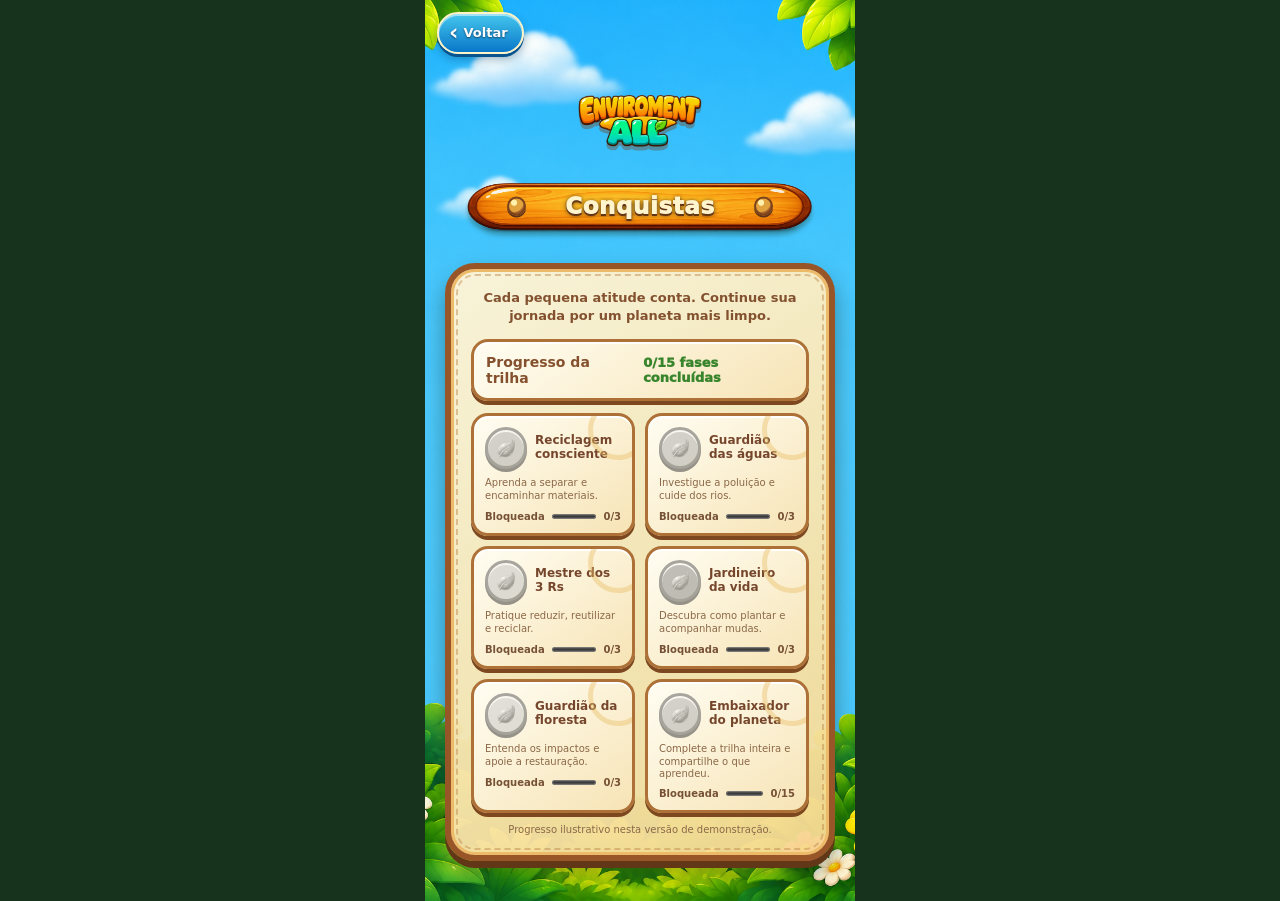
<file: prototype/achievements.html>
<!doctype html>
<html lang="pt-BR">
<head>
  <meta charset="utf-8">
  <meta name="viewport" content="width=device-width, initial-scale=1, viewport-fit=cover">
  <meta name="theme-color" content="#55bce8">
  <title>Conquistas · Enviroment All</title>
  <link rel="stylesheet" href="game-pages.css">
  <script src="game-pages.js"></script>
  <script src="game-audio.js"></script>
</head>
<body>
  <main class="game-stage">
    <div class="game-leaves" aria-hidden="true">
      <img class="game-leaf" src="../assets/ui/falling-leaf.png" alt="" style="--left:6%;--time:13s;--delay:-7s;--drift:25px;--turn:320deg">
      <img class="game-leaf" src="../assets/ui/falling-leaf.png" alt="" style="--left:90%;--time:16s;--delay:-3s;--drift:-27px;--turn:-310deg">
    </div>
    <a class="game-back" href="menu.html" aria-label="Voltar ao menu"><span aria-hidden="true">‹</span><span>Voltar</span></a>
    <div class="game-content">
      <img class="game-logo" src="../assets/brand/enviroment-all-logo.png" alt="Enviroment All">
      <h1 class="game-heading scroll-sign">Conquistas</h1>
      <section class="game-panel scroll-sign" aria-label="Progresso das conquistas ambientais">
        <p class="panel-intro">Cada pequena atitude conta. Continue sua jornada por um planeta mais limpo.</p>
        <div class="achievement-summary scroll-sign"><strong>Progresso da trilha</strong><span id="achievementSummaryCount">0/15 fases</span></div>
        <div class="achievement-grid">
          <article class="achievement-card scroll-sign" data-achievement-levels="1,2,11">
            <div class="achievement-top"><span class="achievement-mark"><img src="../assets/ui/falling-leaf.png" alt=""></span><h2>Reciclagem consciente</h2></div>
            <p>Aprenda a separar e encaminhar materiais.</p>
            <div class="achievement-progress"><span data-achievement-label>Bloqueada</span><progress value="0" max="3" aria-label="0 de 3 fases"></progress><span data-achievement-count>0/2</span></div>
          </article>
          <article class="achievement-card is-water scroll-sign" data-achievement-levels="3,4,12">
            <div class="achievement-top"><span class="achievement-mark"><img src="../assets/ui/falling-leaf.png" alt=""></span><h2>Guardião das águas</h2></div>
            <p>Investigue a poluição e cuide dos rios.</p>
            <div class="achievement-progress"><span data-achievement-label>Bloqueada</span><progress value="0" max="3" aria-label="0 de 3 fases"></progress><span data-achievement-count>0/2</span></div>
          </article>
          <article class="achievement-card is-sun scroll-sign" data-achievement-levels="5,6,13">
            <div class="achievement-top"><span class="achievement-mark"><img src="../assets/ui/falling-leaf.png" alt=""></span><h2>Mestre dos 3 Rs</h2></div>
            <p>Pratique reduzir, reutilizar e reciclar.</p>
            <div class="achievement-progress"><span data-achievement-label>Bloqueada</span><progress value="0" max="3" aria-label="0 de 3 fases"></progress><span data-achievement-count>0/2</span></div>
          </article>
          <article class="achievement-card is-forest scroll-sign" data-achievement-levels="7,8,14">
            <div class="achievement-top"><span class="achievement-mark"><img src="../assets/ui/falling-leaf.png" alt=""></span><h2>Jardineiro da vida</h2></div>
            <p>Descubra como plantar e acompanhar mudas.</p>
            <div class="achievement-progress"><span data-achievement-label>Bloqueada</span><progress value="0" max="3" aria-label="0 de 3 fases"></progress><span data-achievement-count>0/2</span></div>
          </article>
          <article class="achievement-card is-clean scroll-sign" data-achievement-levels="9,10,15">
            <div class="achievement-top"><span class="achievement-mark"><img src="../assets/ui/falling-leaf.png" alt=""></span><h2>Guardião da floresta</h2></div>
            <p>Entenda os impactos e apoie a restauração.</p>
            <div class="achievement-progress"><span data-achievement-label>Bloqueada</span><progress value="0" max="3" aria-label="0 de 3 fases"></progress><span data-achievement-count>0/2</span></div>
          </article>
          <article class="achievement-card is-locked scroll-sign" data-achievement-levels="1,2,3,4,5,6,7,8,9,10,11,12,13,14,15">
            <div class="achievement-top"><span class="achievement-mark"><img src="../assets/ui/falling-leaf.png" alt=""></span><h2>Embaixador do planeta</h2></div>
            <p>Complete a trilha inteira e compartilhe o que aprendeu.</p>
            <div class="achievement-progress"><span data-achievement-label>Bloqueada</span><progress value="0" max="15" aria-label="0 de 15 fases"></progress><span data-achievement-count>0/10</span></div>
          </article>
        </div>
        <p class="demo-note">Progresso ilustrativo nesta versão de demonstração.</p>
      </section>
    </div>
  </main>
  <script>
    let progressState = {};
    try { progressState = JSON.parse(localStorage.getItem("enviromentAll.progress") || "{}"); } catch { progressState = {}; }
    const completedPhases = new Set(progressState.completedLevels || []);
    document.querySelector("#achievementSummaryCount").textContent = `${completedPhases.size}/15 fases concluídas`;
    document.querySelectorAll("[data-achievement-levels]").forEach((card) => {
      const ids = card.dataset.achievementLevels.split(",").map(Number);
      const count = ids.filter((id) => completedPhases.has(id)).length;
      const full = count === ids.length;
      card.classList.toggle("is-locked", count === 0);
      card.classList.toggle("is-unlocked", full);
      card.querySelector("progress").value = count;
      card.querySelector("progress").setAttribute("aria-label", `${count} de ${ids.length} fases concluídas`);
      card.querySelector("[data-achievement-label]").textContent = full ? "Concluída" : count ? "Em progresso" : "Bloqueada";
      card.querySelector("[data-achievement-count]").textContent = `${count}/${ids.length}`;
    });
  </script>
</body>
</html>
</file>
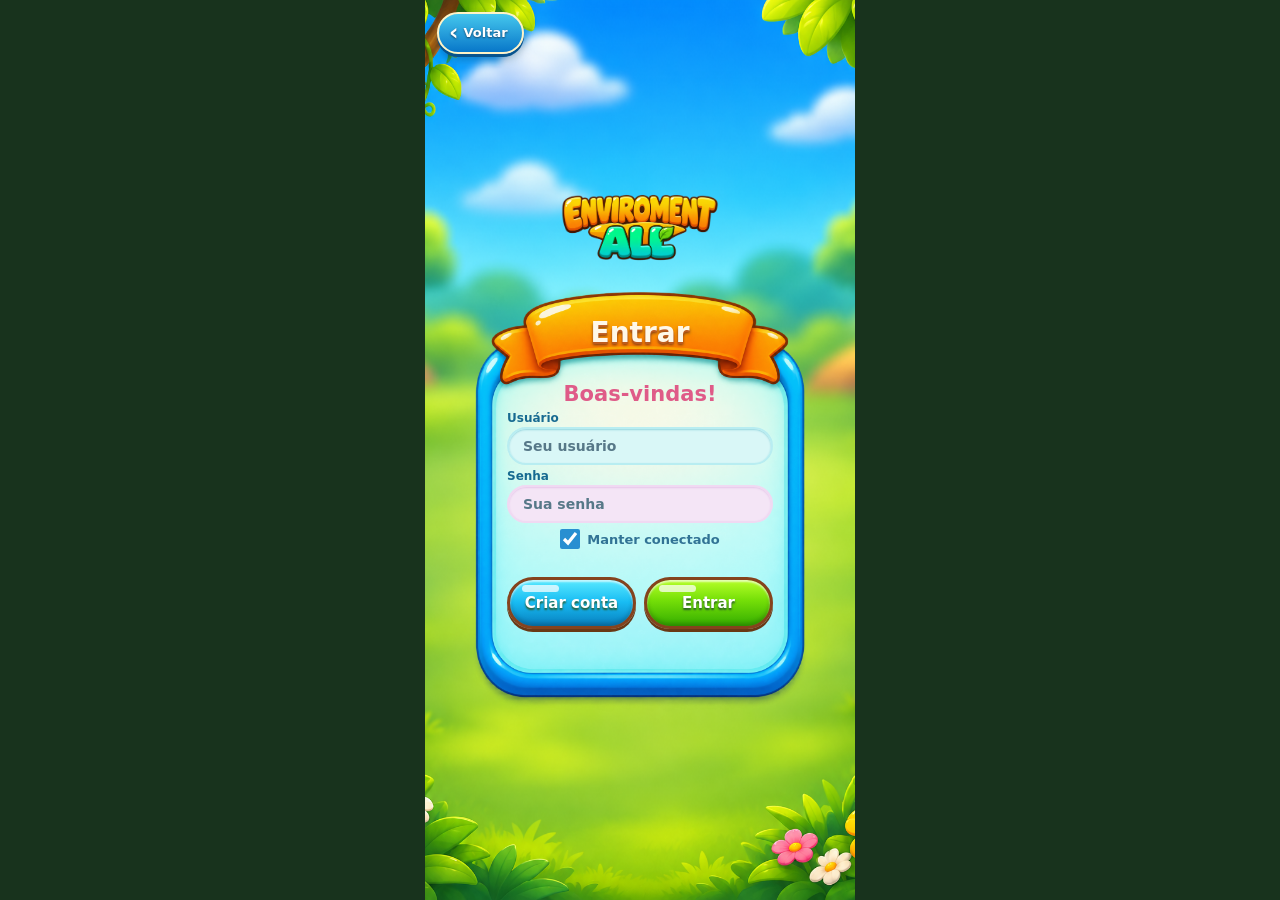
<file: prototype/login.html>
<!doctype html>
<html lang="pt-BR">
<head>
  <meta charset="utf-8">
  <meta name="viewport" content="width=device-width, initial-scale=1, viewport-fit=cover">
  <meta name="theme-color" content="#73c9ee">
  <title>Entrar · Enviroment All</title>
  <style>
    :root {
      color-scheme: light;
      font-family: "Trebuchet MS", "Arial Rounded MT Bold", system-ui, sans-serif;
      color: #70452d;
      background: #18331d;
    }
    * { box-sizing: border-box; }
    body { margin: 0; min-height: 100svh; background: #18331d; }
    button, input, a { font: inherit; }
    .stage {
      position: relative;
      isolation: isolate;
      display: grid;
      place-items: center;
      width: min(100%, 430px);
      min-height: 100svh;
      margin: 0 auto;
      overflow: hidden;
      background: #78c9e9 url("../assets/screens/login-background.png") center / cover no-repeat;
    }
    .leaf-layer { position: absolute; z-index: 1; inset: 0; overflow: hidden; pointer-events: none; }
    .falling-leaf { position: absolute; top: -12%; left: var(--left); width: clamp(16px, 4.7vw, 23px); height: auto; opacity: 0; animation: leaf-fall var(--duration) linear var(--delay) infinite; }
    .back-button { position: absolute; z-index: 3; top: max(12px, env(safe-area-inset-top)); left: 12px; display: inline-flex; align-items: center; gap: 5px; min-height: 42px; padding: 0 14px 2px 10px; border: 2px solid #fff3c7; border-radius: 24px; color: #fff; background: linear-gradient(#45c7ed, #0877c9); box-shadow: 0 3px 0 #07538e, 0 5px 10px #17476a66; font-size: 13px; font-weight: 900; text-decoration: none; text-shadow: 0 1px 2px #17476a; transition: transform 140ms ease, filter 140ms ease; }
    .back-button span:first-child { font-size: 23px; line-height: .8; }
    .back-button:hover { filter: brightness(1.08); transform: translateY(-1px); }
    .back-button:active { transform: translateY(2px); }
    .back-button:focus-visible { outline: 3px solid #fff4a2; outline-offset: 3px; }
    .login-wrap {
      position: relative;
      z-index: 2;
      display: flex;
      flex-direction: column;
      align-items: center;
      gap: clamp(2px, 1.2svh, 10px);
      width: 100%;
      padding: max(10px, env(safe-area-inset-top)) 12px max(14px, env(safe-area-inset-bottom));
    }
    .brand { display: block; width: clamp(150px, 42vw, 190px); height: 86px; object-fit: contain; }
    .login-card { position: relative; width: min(88vw, 350px); aspect-ratio: 1122 / 1402; }
    .card-art { display: block; width: 100%; height: 100%; object-fit: contain; }
    .screen-title {
      position: absolute;
      top: 9.2%;
      left: 18%;
      right: 18%;
      margin: 0;
      color: #fff8e8;
      text-align: center;
      font-size: clamp(21px, 6vw, 28px);
      line-height: 1.1;
      font-weight: 900;
      text-shadow: 0 2px 0 #bd5c1e, 0 3px 3px #793716;
    }
    .login-form {
      position: absolute;
      inset: 24% 12% 12%;
      display: flex;
      flex-direction: column;
      align-items: stretch;
      gap: 4px;
    }
    .welcome { margin: 0 0 1px; color: #df5b88; text-align: center; font-size: clamp(17px, 5vw, 21px); font-weight: 900; }
    .field { display: grid; gap: 2px; color: #176a91; font-size: 12px; font-weight: 900; }
    .field input {
      width: 100%;
      min-height: 38px;
      padding: 0 14px;
      border: 2px solid #b8edf1;
      border-radius: 22px;
      outline: 0;
      color: #24566f;
      background: #d9f7f7;
      box-shadow: inset 0 1px 2px #93d5de;
      font-size: 14px;
      font-weight: 700;
    }
    .field input::placeholder { color: #577888; opacity: 1; }
    .field.password input { border-color: #f0d9f2; background: #f4e5f6; box-shadow: inset 0 1px 2px #e5c5e8; }
    .field input:focus-visible { outline: 3px solid #e9a14a; outline-offset: 2px; }
    .remember { display: flex; align-items: center; justify-content: center; gap: 7px; min-height: 24px; color: #317395; font-size: 13px; font-weight: 800; }
    .remember input { width: 20px; height: 20px; margin: 0; accent-color: #288fd1; }
    .feedback { min-height: 18px; margin: 0; color: #b24562; text-align: center; font-size: 11px; font-weight: 800; }
    .actions { display: flex; gap: 8px; width: 100%; margin-top: 0; }
    .image-button {
      position: relative;
      isolation: isolate;
      overflow: hidden;
      display: grid;
      place-items: center;
      flex: 1 1 0;
      min-width: 0;
      min-height: 52px;
      padding: 0 8px;
      border: 3px solid #85431d;
      border-radius: 999px;
      color: #fff;
      font-size: clamp(12px, 3.4vw, 15px);
      font-weight: 900;
      text-shadow: 0 2px 2px #295a2b;
      text-decoration: none;
      box-shadow: 0 3px 0 #693814, inset 0 2px 2px #ffffffa8, inset 0 -3px 4px #0003;
      cursor: pointer;
      transition: filter 120ms ease, transform 120ms ease;
      transform-origin: center;
      animation: button-idle 2.5s ease-in-out infinite;
    }
    .image-button::before { content: ""; position: absolute; z-index: 0; top: 5px; left: 10%; width: 30%; height: 7px; border-radius: 99px; background: #ffffffb8; pointer-events: none; }
    .image-button > span { position: relative; z-index: 1; }
    .actions .image-button:nth-child(2) { animation-delay: -1.25s; }
    .image-button:hover { animation-play-state: paused; filter: brightness(1.08); transform: translateY(-1px) scale(1.025); }
    .image-button:active { transform: translateY(2px); }
    .image-button:focus-visible { outline: 3px solid #fff3a8; outline-offset: 2px; }
    .image-button:disabled { filter: grayscale(.45); cursor: wait; }
    .button-blue { background: linear-gradient(180deg, #59e9ff 0%, #18bcf3 48%, #087fbe 100%); }
    .button-green { background: linear-gradient(180deg, #b6ff27 0%, #75df08 44%, #34ad00 100%); }
    @keyframes button-idle { 0%, 100% { transform: translateY(0) scale(1); } 50% { transform: translateY(-2px) scale(1.025); } }
    @keyframes leaf-fall { 0% { opacity: 0; transform: translate3d(0, 0, 0) rotate(0); } 12% { opacity: .72; } 86% { opacity: .72; } 100% { opacity: 0; transform: translate3d(var(--drift), 112svh, 0) rotate(var(--turn)); } }
    @media (max-height: 680px) {
      .login-wrap { gap: 0; padding-top: 4px; padding-bottom: 6px; }
      .brand { height: 64px; }
      .login-card { width: min(81vw, 310px); }
      .login-form { gap: 2px; }
      .field input { min-height: 34px; font-size: 13px; }
      .image-button { min-height: 48px; }
    }
    @media (max-width: 340px) { .login-form { inset-inline: 11%; gap: 4px; } .field { font-size: 11px; } .field input { min-height: 34px; padding-inline: 10px; font-size: 12px; } }
    @media (prefers-reduced-motion: reduce) { *, *::before, *::after { scroll-behavior: auto !important; transition: none !important; animation: none !important; } .falling-leaf { display: none; } }
  </style>
</head>
<body>
  <main class="stage" aria-labelledby="screen-title">
    <a class="back-button" href="menu.html" aria-label="Voltar ao menu"><span aria-hidden="true">‹</span><span>Voltar</span></a>
    <div class="leaf-layer" aria-hidden="true">
      <img class="falling-leaf" src="../assets/ui/falling-leaf.png" alt="" style="--left:9%;--duration:13s;--delay:-5s;--drift:28px;--turn:320deg">
      <img class="falling-leaf" src="../assets/ui/falling-leaf.png" alt="" style="--left:84%;--duration:15s;--delay:-11s;--drift:-24px;--turn:-300deg">
      <img class="falling-leaf" src="../assets/ui/falling-leaf.png" alt="" style="--left:60%;--duration:17s;--delay:-8s;--drift:20px;--turn:280deg">
    </div>
    <section class="login-wrap">
      <img class="brand" src="../assets/brand/enviroment-all-logo.png" alt="Enviroment All">
      <div class="login-card">
        <img class="card-art" src="../assets/ui/login-card.png" alt="">
        <h1 class="screen-title" id="screen-title">Entrar</h1>
        <form class="login-form" id="loginForm" novalidate>
          <p class="welcome">Boas-vindas!</p>
          <label class="field" for="username">Usuário
            <input id="username" name="username" type="text" autocomplete="username" placeholder="Seu usuário" required>
          </label>
          <label class="field password" for="password">Senha
            <input id="password" name="password" type="password" autocomplete="current-password" placeholder="Sua senha" required>
          </label>
          <label class="remember"><input type="checkbox" name="remember" checked> Manter conectado</label>
          <p class="feedback" id="feedback" role="status" aria-live="polite"></p>
          <div class="actions">
            <a class="image-button button-blue" href="signup.html"><span>Criar conta</span></a>
            <button class="image-button button-green" type="submit" id="submit"><span>Entrar</span></button>
          </div>
        </form>
      </div>
    </section>
  </main>
  <script>
    const form = document.querySelector("#loginForm");
    const feedback = document.querySelector("#feedback");
    const submit = document.querySelector("#submit");
    form.addEventListener("submit", (event) => {
      event.preventDefault();
      const username = document.querySelector("#username");
      const password = document.querySelector("#password");
      if (!username.value.trim() || !password.value) {
        feedback.textContent = "Preencha usuário e senha para continuar.";
        (username.value.trim() ? password : username).focus();
        return;
      }
      submit.disabled = true;
      submit.querySelector("span").textContent = "Entrando…";
      feedback.textContent = "Acesso de demonstração confirmado.";
      window.setTimeout(() => { window.location.href = "menu.html"; }, 450);
    });
  </script>
  <script src="game-audio.js"></script>
</body>
</html>
</file>
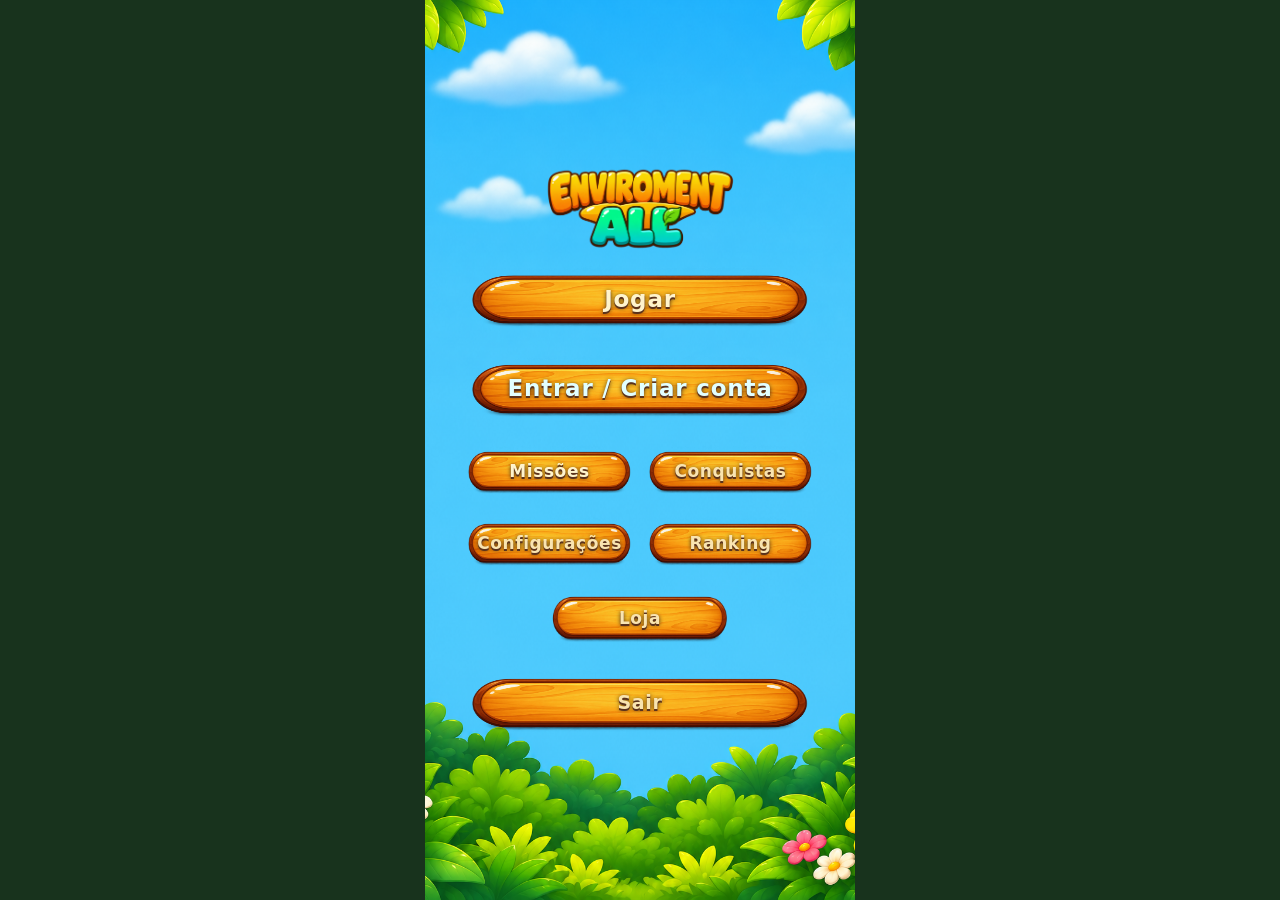
<file: prototype/menu.html>
<!doctype html>
<html lang="pt-BR">
<head>
  <meta charset="utf-8">
  <meta name="viewport" content="width=device-width, initial-scale=1, viewport-fit=cover">
  <meta name="theme-color" content="#53b7e8">
  <title>Menu · Enviroment All</title>
  <style>
    :root { color-scheme: light; font-family: "Trebuchet MS", "Arial Rounded MT Bold", system-ui, sans-serif; color: #70452d; background: #18331d; }
    * { box-sizing: border-box; }
    body { margin: 0; min-height: 100svh; background: #18331d; }
    button, a { font: inherit; }
    .stage {
      position: relative;
      display: flex;
      align-items: center;
      justify-content: center;
      width: min(100%, 430px);
      min-height: 100svh;
      margin: 0 auto;
      overflow: hidden;
      isolation: isolate;
      background: #55bce8 url("../assets/screens/menu-background.png") center / cover no-repeat;
    }
    .leaf-layer { position: absolute; z-index: 1; inset: 0; overflow: hidden; pointer-events: none; }
    .falling-leaf { position: absolute; top: -12%; left: var(--left); width: clamp(17px, 5vw, 25px); height: auto; opacity: 0; animation: leaf-fall var(--duration) linear var(--delay) infinite; }
    .menu-wrap { position: relative; z-index: 2; display: flex; flex-direction: column; align-items: center; justify-content: center; width: 100%; min-height: 100svh; padding: max(10px, env(safe-area-inset-top)) 18px max(18px, env(safe-area-inset-bottom)); }
    .brand { display: block; width: clamp(166px, 48vw, 205px); height: clamp(84px, 12svh, 104px); margin-bottom: clamp(0px, .6svh, 6px); object-fit: contain; }
    .menu-list { display: grid; gap: clamp(10px, 1.8svh, 15px); width: min(100%, 350px); }
    .menu-action {
      display: grid;
      place-items: center;
      width: 100%;
      aspect-ratio: 4.7 / 1;
      min-height: 56px;
      padding: 0 18px;
      border: 0;
      border-radius: 0;
      color: #f9e4b0;
      text-align: center;
      font-size: clamp(16px, 4.6vw, 21px);
      font-weight: 900;
      letter-spacing: .035em;
      text-shadow: 0 2px 0 #5a321d, 0 1px 4px #422713;
      background: url("../assets/ui/menu-plank.png") center / 100% 100% no-repeat;
      cursor: pointer;
      transition: filter 140ms ease, transform 140ms ease;
      animation: plank-entry 620ms cubic-bezier(.16,.82,.23,1.12) both;
    }
    .menu-list > .menu-action:nth-child(1) { animation-delay: 0ms; }
    .menu-list > .menu-action:nth-child(2) { animation-delay: 70ms; }
    .menu-grid .menu-action:nth-child(1) { animation-delay: 140ms; }
    .menu-grid .menu-action:nth-child(2) { animation-delay: 190ms; }
    .menu-grid .menu-action:nth-child(3) { animation-delay: 240ms; }
    .menu-grid .menu-action:nth-child(4) { animation-delay: 290ms; }
    .menu-grid .menu-action:nth-child(5) { animation-delay: 340ms; }
    .menu-grid .menu-action:nth-child(6) { animation-delay: 390ms; }
    .menu-list > .menu-action:last-child { animation-delay: 440ms; }
    .menu-action:first-child { color: #fff4cc; }
    .menu-login { color: #e2ffff; }
    .menu-action--feature { min-height: 60px; font-size: clamp(18px, 5vw, 23px); }
    .menu-grid { display: grid; grid-template-columns: repeat(2, minmax(0, 1fr)); gap: clamp(8px, 1.7vw, 12px); }
    .menu-grid .menu-action { aspect-ratio: 2.8 / 1; min-height: 52px; padding: 0 8px; font-size: clamp(13px, 3.8vw, 17px); }
    .menu-grid .menu-action:last-child:nth-child(odd) { grid-column: 1 / -1; width: 52%; justify-self: center; }
    .menu-action--exit { min-height: 54px; font-size: clamp(15px, 4.5vw, 19px); }
    .menu-action:hover { filter: brightness(1.08); transform: translateY(-1px); }
    .menu-action:active { transform: translateY(2px); }
    .menu-action:focus-visible { outline: 3px solid #fff4a2; outline-offset: 2px; }
    @keyframes plank-entry { 0% { opacity: 0; transform: translateY(18px) scale(.92); } 72% { opacity: 1; transform: translateY(-3px) scale(1.025); } 100% { opacity: 1; transform: translateY(0) scale(1); } }
    @keyframes leaf-fall { 0% { opacity: 0; transform: translate3d(0, 0, 0) rotate(0); } 12% { opacity: .82; } 86% { opacity: .82; } 100% { opacity: 0; transform: translate3d(var(--drift), 112svh, 0) rotate(var(--turn)); } }
    dialog { width: min(86vw, 340px); padding: 22px; border: 4px solid #8c512e; border-radius: 24px; color: #70452d; text-align: center; background: #fff0c6; box-shadow: 0 12px 28px #10251d99; }
    dialog::backdrop { background: #10251d9c; }
    dialog h2 { margin: 0 0 8px; font-size: 22px; }
    dialog p { margin: 0 0 16px; font-size: 14px; line-height: 1.45; }
    .dialog-actions { display: flex; justify-content: center; gap: 10px; }
    .dialog-button, .dialog-link { display: inline-flex; align-items: center; justify-content: center; min-height: 42px; padding: 8px 15px; border: 0; border-radius: 22px; color: white; font-weight: 800; text-decoration: none; background: #168fc7; cursor: pointer; }
    .dialog-link { background: #72bf35; }
    @media (max-height: 700px) { .menu-wrap { padding-top: 4px; padding-bottom: 10px; } .brand { height: 68px; margin-bottom: 0; } .menu-list { width: min(86vw, 330px); gap: clamp(8px, 1.4svh, 12px); } .menu-action { min-height: 52px; font-size: clamp(15px, 4.4vw, 19px); } .menu-action--feature { min-height: 54px; } .menu-grid .menu-action { min-height: 48px; font-size: clamp(12px, 3.7vw, 16px); } }
    @media (max-height: 560px) { .menu-wrap { min-height: 560px; } .menu-list { gap: 8px; } .menu-grid { gap: 6px; } .menu-action--feature, .menu-action--exit { min-height: 48px; } .menu-grid .menu-action { min-height: 44px; } }
    @media (prefers-reduced-motion: reduce) { *, *::before, *::after { transition: none !important; animation: none !important; } .falling-leaf { display: none; } }
  </style>
</head>
<body>
  <main class="stage">
    <div class="leaf-layer" aria-hidden="true">
      <img class="falling-leaf" src="../assets/ui/falling-leaf.png" alt="" style="--left:8%;--duration:12s;--delay:-3s;--drift:38px;--turn:330deg">
      <img class="falling-leaf" src="../assets/ui/falling-leaf.png" alt="" style="--left:28%;--duration:15s;--delay:-9s;--drift:-24px;--turn:-300deg">
      <img class="falling-leaf" src="../assets/ui/falling-leaf.png" alt="" style="--left:72%;--duration:13s;--delay:-6s;--drift:32px;--turn:260deg">
      <img class="falling-leaf" src="../assets/ui/falling-leaf.png" alt="" style="--left:91%;--duration:16s;--delay:-11s;--drift:-30px;--turn:-340deg">
    </div>
    <section class="menu-wrap" aria-label="Menu principal">
      <img class="brand" src="../assets/brand/enviroment-all-logo.png" alt="Enviroment All">
      <nav class="menu-list" aria-label="Ações do jogo">
        <button class="menu-action menu-action--feature" type="button" data-action="play">Jogar</button>
        <button class="menu-action menu-action--feature menu-login" type="button" data-action="login">Entrar / Criar conta</button>
        <div class="menu-grid" aria-label="Explorar o jogo">
          <button class="menu-action" type="button" data-action="missions">Missões</button>
          <button class="menu-action" type="button" data-action="achievements">Conquistas</button>
          <button class="menu-action" type="button" data-action="settings">Configurações</button>
          <button class="menu-action" type="button" data-action="ranking">Ranking</button>
          <button class="menu-action" type="button" data-action="shop">Loja</button>
        </div>
        <button class="menu-action menu-action--exit" type="button" data-action="exit">Sair</button>
      </nav>
    </section>
  </main>
  <dialog id="menuDialog" aria-labelledby="dialogTitle" aria-describedby="dialogBody">
    <h2 id="dialogTitle"></h2>
    <p id="dialogBody"></p>
    <div class="dialog-actions" id="dialogActions">
      <button class="dialog-button" type="button" id="closeDialog">Fechar</button>
    </div>
  </dialog>
  <script src="game-audio.js"></script>
  <script>
    const dialog = document.querySelector("#menuDialog");
    const title = document.querySelector("#dialogTitle");
    const body = document.querySelector("#dialogBody");
    const actions = document.querySelector("#dialogActions");
    const pages = { missions: "missions.html", achievements: "achievements.html", settings: "settings.html", ranking: "ranking.html", shop: "shop.html" };
    document.querySelectorAll("[data-action]").forEach((button) => {
      button.addEventListener("click", () => {
        const action = button.dataset.action;
        if (action === "play") { window.location.href = "phases.html"; return; }
        if (action === "login") { window.location.href = "login.html"; return; }
        if (pages[action]) { window.location.href = pages[action]; return; }
        const [heading, message] = ["Sair", "Este protótipo roda no navegador. Volte à tela de login para percorrer o fluxo novamente."];
        title.textContent = heading;
        body.textContent = message;
        actions.querySelector(".dialog-link")?.remove();
        if (action === "exit") {
          const link = document.createElement("a");
          link.className = "dialog-link";
          link.href = "login.html";
          link.textContent = "Voltar ao login";
          actions.append(link);
        }
        dialog.showModal();
      });
    });
    document.querySelector("#closeDialog").addEventListener("click", () => dialog.close());
    dialog.addEventListener("click", (event) => { if (event.target === dialog) dialog.close(); });
  </script>
</body>
</html>
</file>
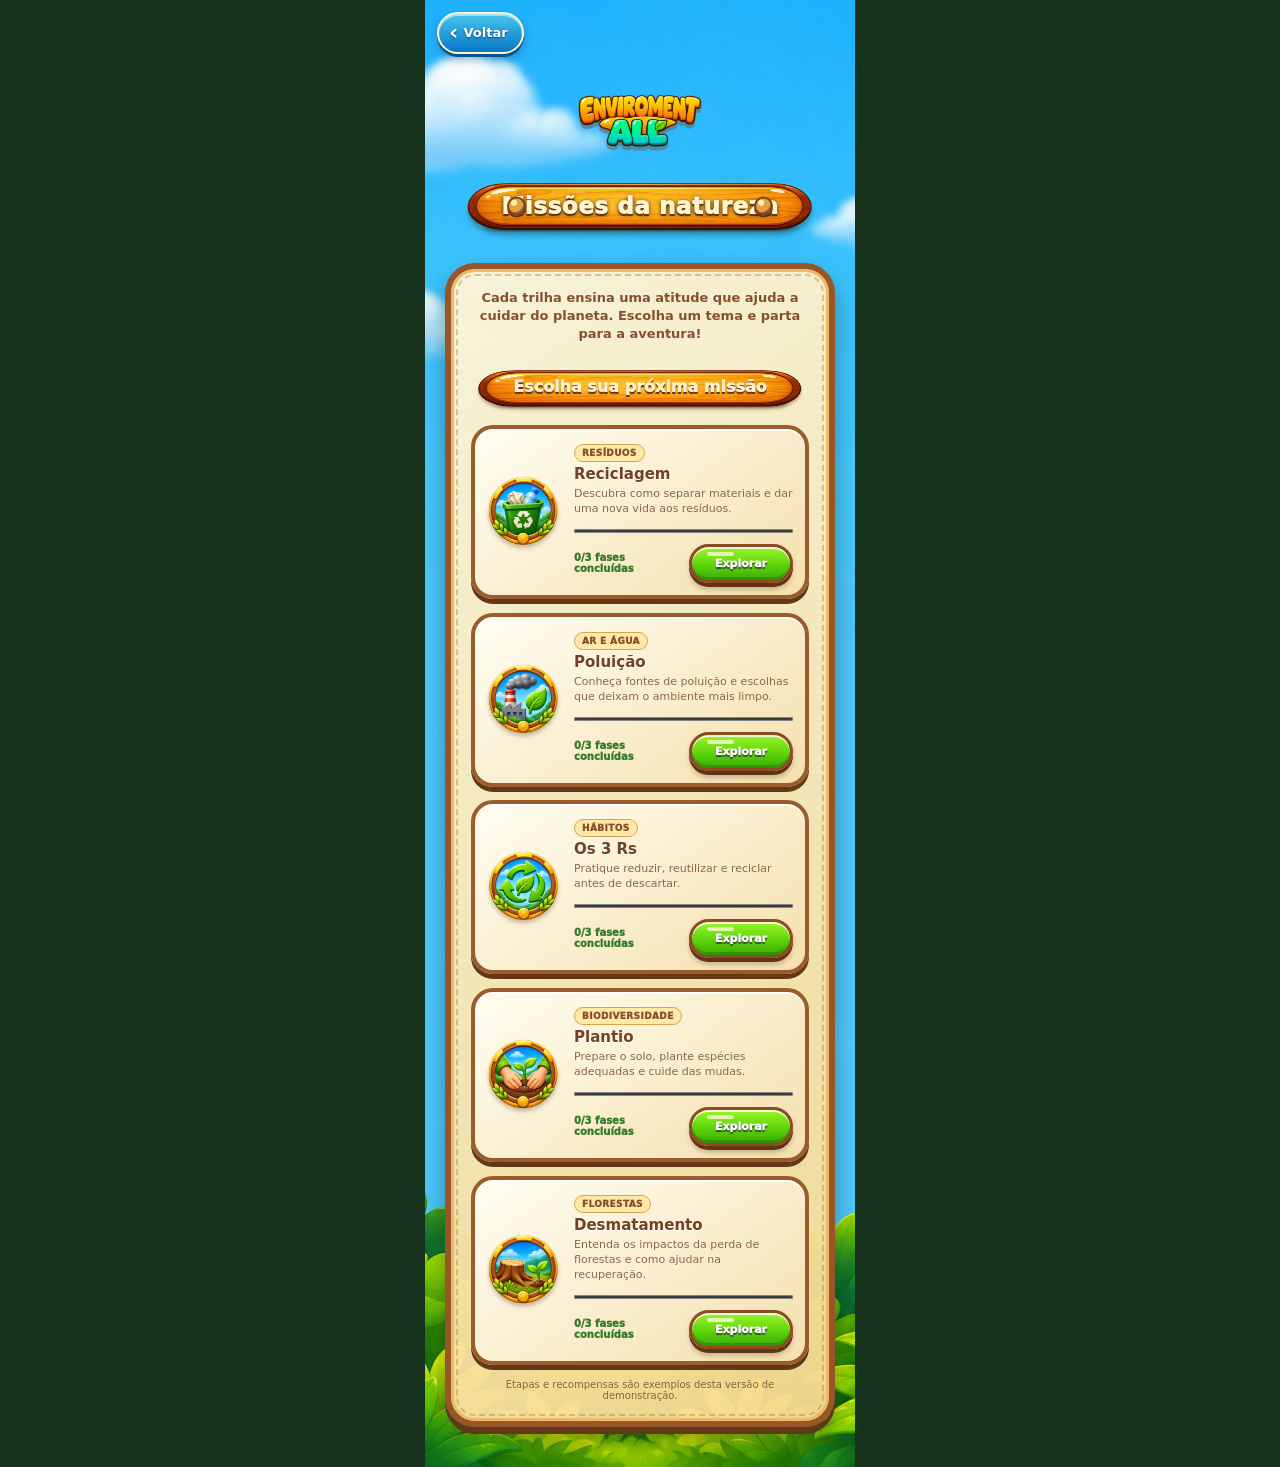
<file: prototype/missions.html>
<!doctype html>
<html lang="pt-BR">
<head>
  <meta charset="utf-8">
  <meta name="viewport" content="width=device-width, initial-scale=1, viewport-fit=cover">
  <meta name="theme-color" content="#55bce8">
  <title>Missões · Enviroment All</title>
  <link rel="stylesheet" href="game-pages.css">
  <script src="game-pages.js"></script>
  <script src="game-audio.js"></script>
</head>
<body>
  <main class="game-stage">
    <div class="game-leaves" aria-hidden="true">
      <img class="game-leaf" src="../assets/ui/falling-leaf.png" alt="" style="--left:7%;--time:14s;--delay:-5s;--drift:25px;--turn:300deg">
      <img class="game-leaf" src="../assets/ui/falling-leaf.png" alt="" style="--left:91%;--time:16s;--delay:-10s;--drift:-28px;--turn:-320deg">
    </div>
    <a class="game-back" href="menu.html" aria-label="Voltar ao menu"><span aria-hidden="true">‹</span><span>Voltar</span></a>
    <div class="game-content">
      <img class="game-logo" src="../assets/brand/enviroment-all-logo.png" alt="Enviroment All">
      <h1 class="game-heading scroll-sign">Missões da natureza</h1>
      <section class="game-panel scroll-sign" aria-label="Missões ambientais">
        <p class="panel-intro">Cada trilha ensina uma atitude que ajuda a cuidar do planeta. Escolha um tema e parta para a aventura!</p>
        <h2 class="section-title scroll-sign">Escolha sua próxima missão</h2>
        <div class="mission-grid">
          <article class="mission-card scroll-sign" data-mission-theme="reciclagem">
            <span class="mission-badge sprite-1" role="img" aria-label="Símbolo da reciclagem"></span>
            <div class="mission-copy"><span class="mission-tag">Resíduos</span><h2>Reciclagem</h2><p>Descubra como separar materiais e dar uma nova vida aos resíduos.</p><progress class="mission-progress" value="0" max="3" aria-label="0 de 3 fases concluídas"></progress><div class="mission-meta"><small data-mission-count>0/3 fases · recompensas na trilha</small><a class="game-button game-button--green" href="phases.html#theme-reciclagem">Explorar</a></div></div>
          </article>
          <article class="mission-card scroll-sign" data-mission-theme="poluicao">
            <span class="mission-badge sprite-2" role="img" aria-label="Nuvem e folha representando ar limpo"></span>
            <div class="mission-copy"><span class="mission-tag">Ar e água</span><h2>Poluição</h2><p>Conheça fontes de poluição e escolhas que deixam o ambiente mais limpo.</p><progress class="mission-progress" value="0" max="3" aria-label="0 de 3 fases concluídas"></progress><div class="mission-meta"><small data-mission-count>0/3 fases · recompensas na trilha</small><a class="game-button game-button--green" href="phases.html#theme-poluicao">Explorar</a></div></div>
          </article>
          <article class="mission-card scroll-sign" data-mission-theme="tres-rs">
            <span class="mission-badge sprite-3" role="img" aria-label="Emblema dos 3 Rs"></span>
            <div class="mission-copy"><span class="mission-tag">Hábitos</span><h2>Os 3 Rs</h2><p>Pratique reduzir, reutilizar e reciclar antes de descartar.</p><progress class="mission-progress" value="0" max="3" aria-label="0 de 3 fases concluídas"></progress><div class="mission-meta"><small data-mission-count>0/3 fases · recompensas na trilha</small><a class="game-button game-button--green" href="phases.html#theme-tres-rs">Explorar</a></div></div>
          </article>
          <article class="mission-card scroll-sign" data-mission-theme="plantio">
            <span class="mission-badge sprite-4" role="img" aria-label="Muda crescendo"></span>
            <div class="mission-copy"><span class="mission-tag">Biodiversidade</span><h2>Plantio</h2><p>Prepare o solo, plante espécies adequadas e cuide das mudas.</p><progress class="mission-progress" value="0" max="3" aria-label="0 de 3 fases concluídas"></progress><div class="mission-meta"><small data-mission-count>0/3 fases · recompensas na trilha</small><a class="game-button game-button--green" href="phases.html#theme-plantio">Explorar</a></div></div>
          </article>
          <article class="mission-card scroll-sign" data-mission-theme="desmatamento">
            <span class="mission-badge sprite-5" role="img" aria-label="Toco com broto novo"></span>
            <div class="mission-copy"><span class="mission-tag">Florestas</span><h2>Desmatamento</h2><p>Entenda os impactos da perda de florestas e como ajudar na recuperação.</p><progress class="mission-progress" value="0" max="3" aria-label="0 de 3 fases concluídas"></progress><div class="mission-meta"><small data-mission-count>0/3 fases · recompensas na trilha</small><a class="game-button game-button--green" href="phases.html#theme-desmatamento">Explorar</a></div></div>
          </article>
        </div>
        <p class="mission-footer">Etapas e recompensas são exemplos desta versão de demonstração.</p>
      </section>
    </div>
  </main>
  <script>
    let savedProgress = {};
    try { savedProgress = JSON.parse(localStorage.getItem("enviromentAll.progress") || "{}"); } catch { savedProgress = {}; }
    const completed = new Set(savedProgress.completedLevels || []);
    const missionLevels = { reciclagem: [1, 2, 11], poluicao: [3, 4, 12], "tres-rs": [5, 6, 13], plantio: [7, 8, 14], desmatamento: [9, 10, 15] };
    document.querySelectorAll("[data-mission-theme]").forEach((card) => {
      const count = missionLevels[card.dataset.missionTheme].filter((level) => completed.has(level)).length;
      const progressBar = card.querySelector(".mission-progress");
      progressBar.value = count;
      progressBar.setAttribute("aria-label", `${count} de 3 fases concluídas`);
      card.querySelector("[data-mission-count]").textContent = `${count}/3 fases concluídas`;
    });
  </script>
</body>
</html>
</file>
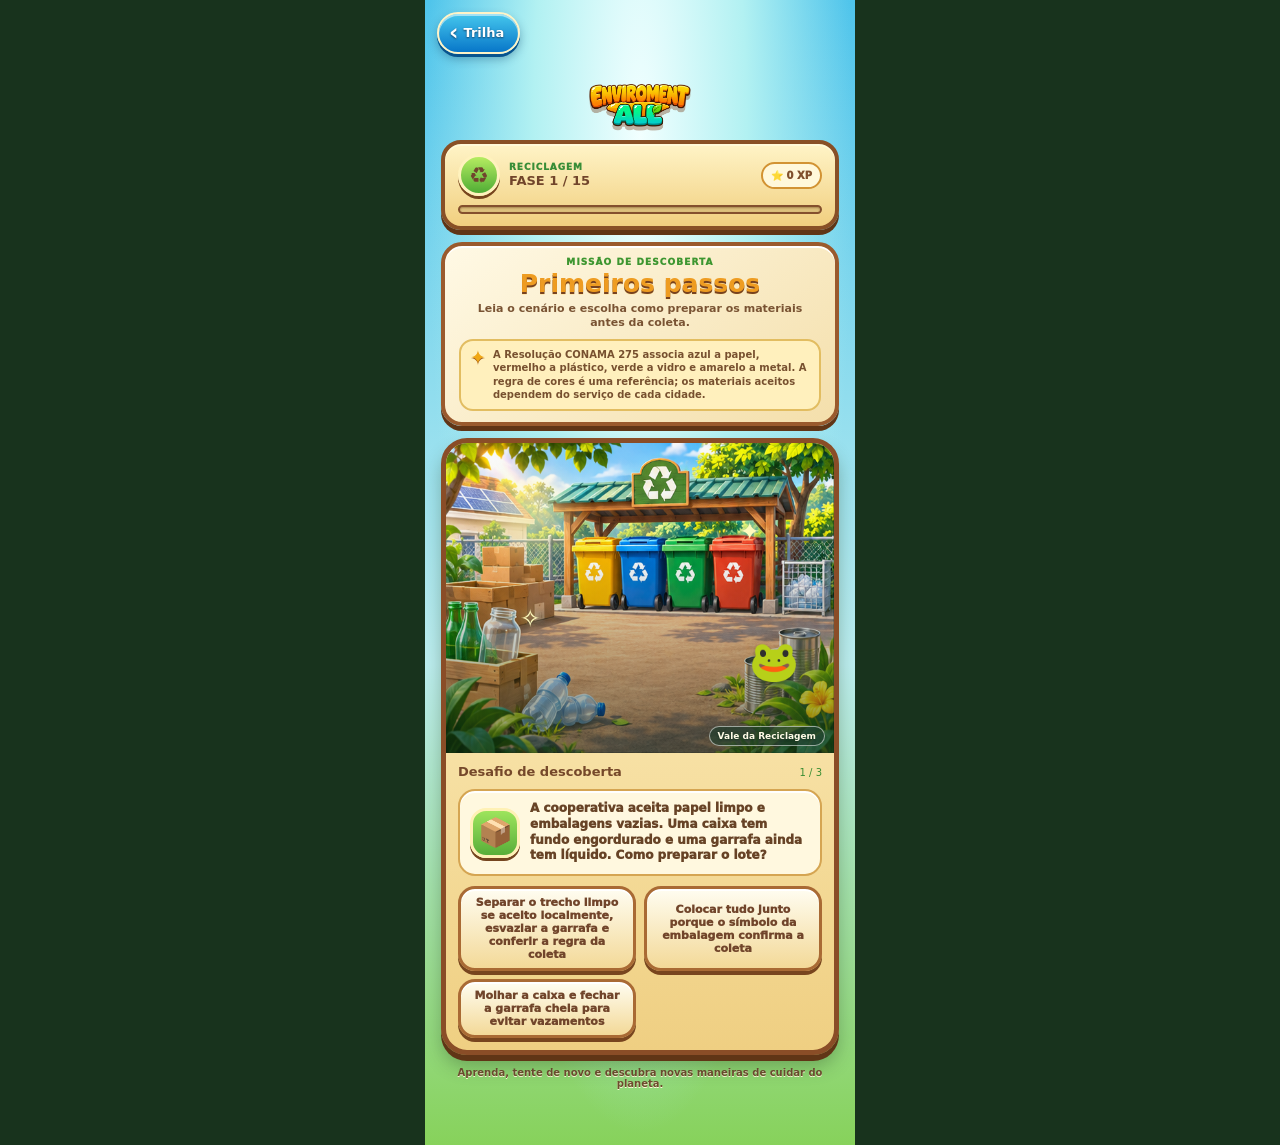
<file: prototype/phase-play.html>
<!doctype html>
<html lang="pt-BR">
<head>
  <meta charset="utf-8">
  <meta name="viewport" content="width=device-width, initial-scale=1, viewport-fit=cover">
  <meta name="theme-color" content="#5ac6e9">
  <title>Fase · Enviroment All</title>
  <link rel="stylesheet" href="game-pages.css">
  <link rel="stylesheet" href="phase-play.css">
  <script src="game-pages.js"></script>
  <script src="game-audio.js"></script>
  <script src="phase-play.js" defer></script>
</head>
<body>
  <main class="game-stage phase-play-stage" id="phaseRoot">
    <div class="game-leaves" aria-hidden="true">
      <img class="game-leaf" src="../assets/ui/falling-leaf.png" alt="" style="--left:6%;--time:12s;--delay:-3s;--drift:30px;--turn:320deg">
      <img class="game-leaf" src="../assets/ui/falling-leaf.png" alt="" style="--left:93%;--time:14s;--delay:-9s;--drift:-26px;--turn:-300deg">
      <img class="game-leaf" src="../assets/ui/falling-leaf.png" alt="" style="--left:78%;--time:17s;--delay:-13s;--drift:21px;--turn:290deg">
    </div>
    <a class="game-back" href="phases.html" aria-label="Voltar à trilha de fases"><span aria-hidden="true">‹</span><span>Trilha</span></a>
    <div class="game-content phase-play-content">
      <img class="game-logo play-logo" src="../assets/brand/enviroment-all-logo.png" alt="Enviroment All">
      <header class="play-hud scroll-sign">
        <div class="play-hud-row"><span class="play-world-icon" id="worldIcon" aria-hidden="true">♻️</span><div class="play-hud-copy"><small id="worldName">BIOMA</small><strong id="phasePosition">FASE 1 / 15</strong></div><span class="play-xp" id="xpCount">⭐ 0 XP</span></div>
        <div class="play-progress-track"><span id="taskProgress"></span></div>
      </header>
      <section class="play-intro scroll-sign" aria-labelledby="phaseTitle">
        <p class="play-eyebrow" id="phaseEyebrow">TRILHA DE DESAFIOS</p>
        <h1 id="phaseTitle">Primeiros passos</h1>
        <p id="phaseGoal"></p>
        <div class="play-learning"><span class="learning-star" aria-hidden="true">✦</span><p id="lessonText"></p></div>
      </section>
      <section class="phase-arena scroll-sign" id="phaseArena" aria-label="Área interativa da fase">
        <div class="phase-scene scene-recycling" id="phaseScene" role="img" aria-label="Cenário da fase">
          <span class="scene-glow" aria-hidden="true"></span><span class="scene-sparkle sparkle-one" aria-hidden="true">✦</span><span class="scene-sparkle sparkle-two" aria-hidden="true">✧</span>
          <span class="scene-creature" id="sceneCreature" aria-hidden="true">🐸</span>
          <span class="scene-caption" id="sceneCaption">Vale da Reciclagem</span>
        </div>
        <div class="activity-area" id="activityArea" aria-live="polite"></div>
        <p class="activity-feedback" id="activityFeedback" role="status" aria-live="polite"></p>
      </section>
      <p class="play-footnote">Aprenda, tente de novo e descubra novas maneiras de cuidar do planeta.</p>
    </div>
  </main>
</body>
</html>
</file>
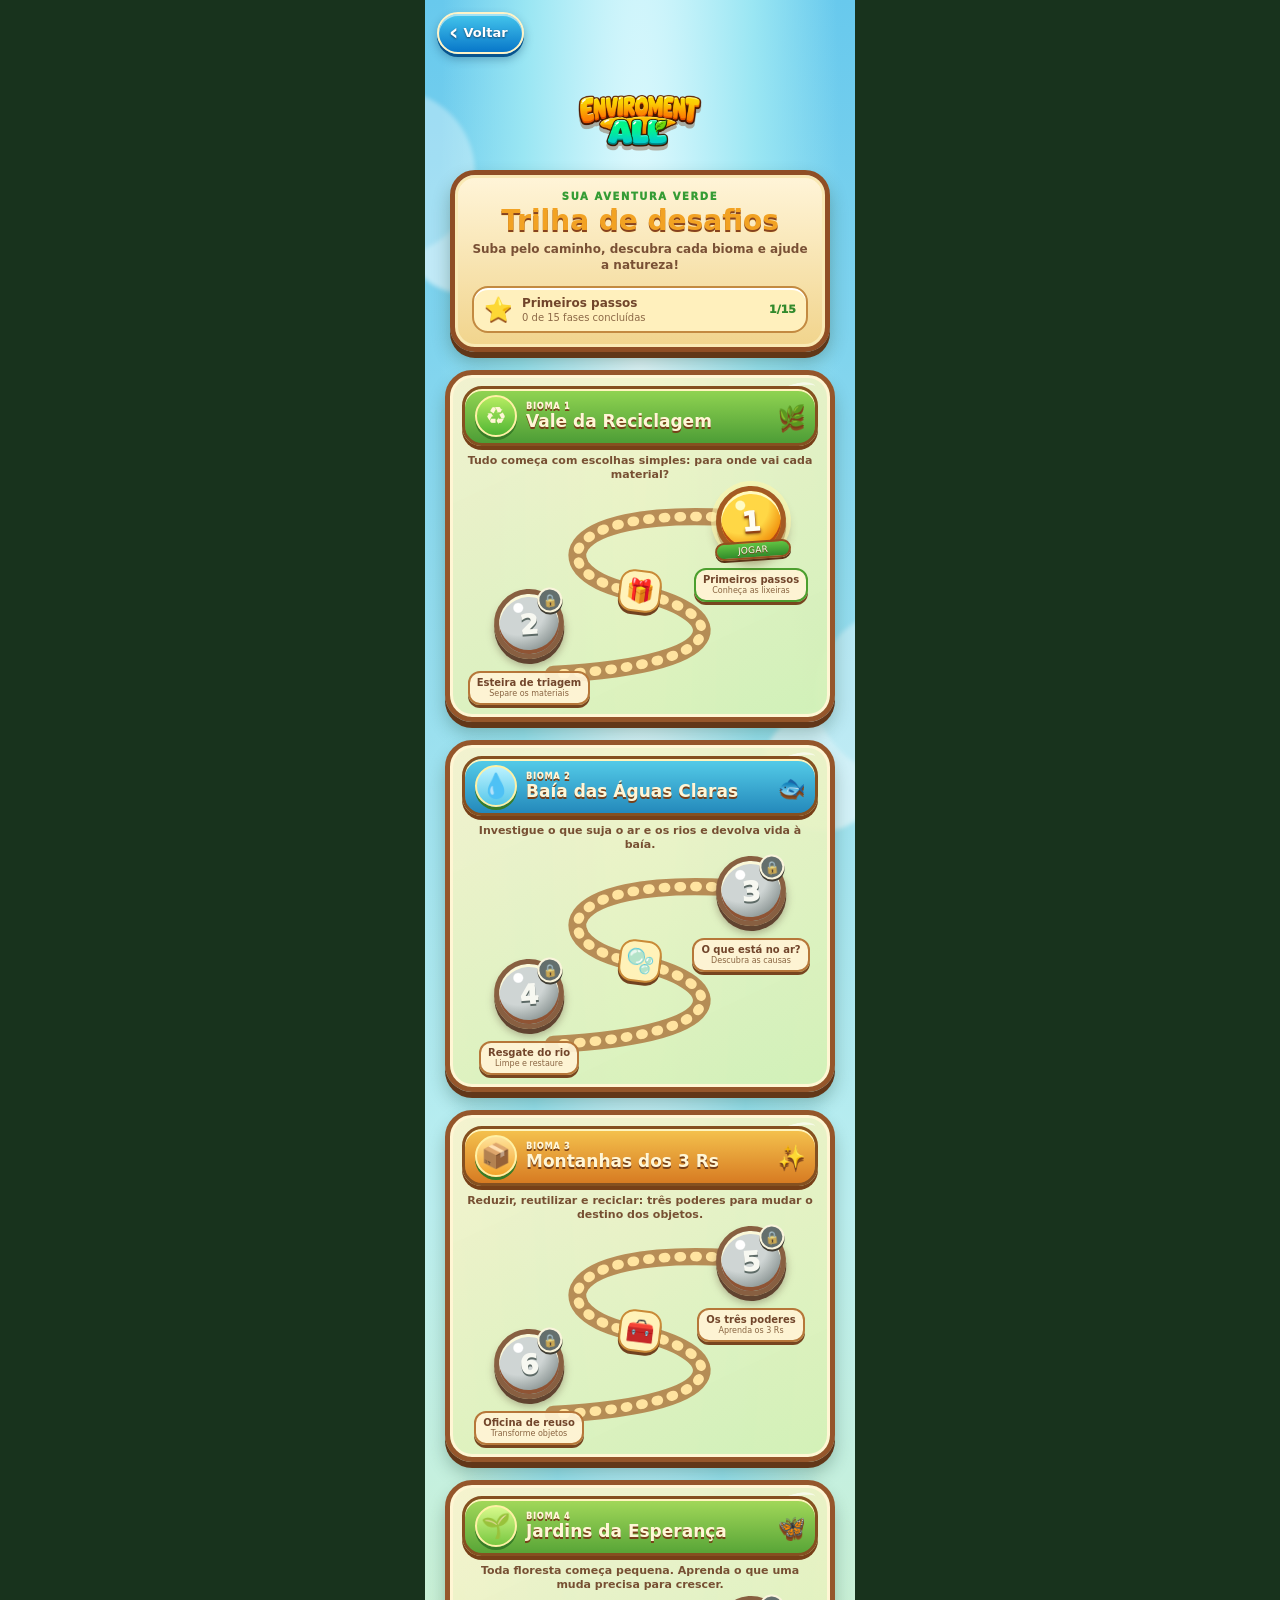
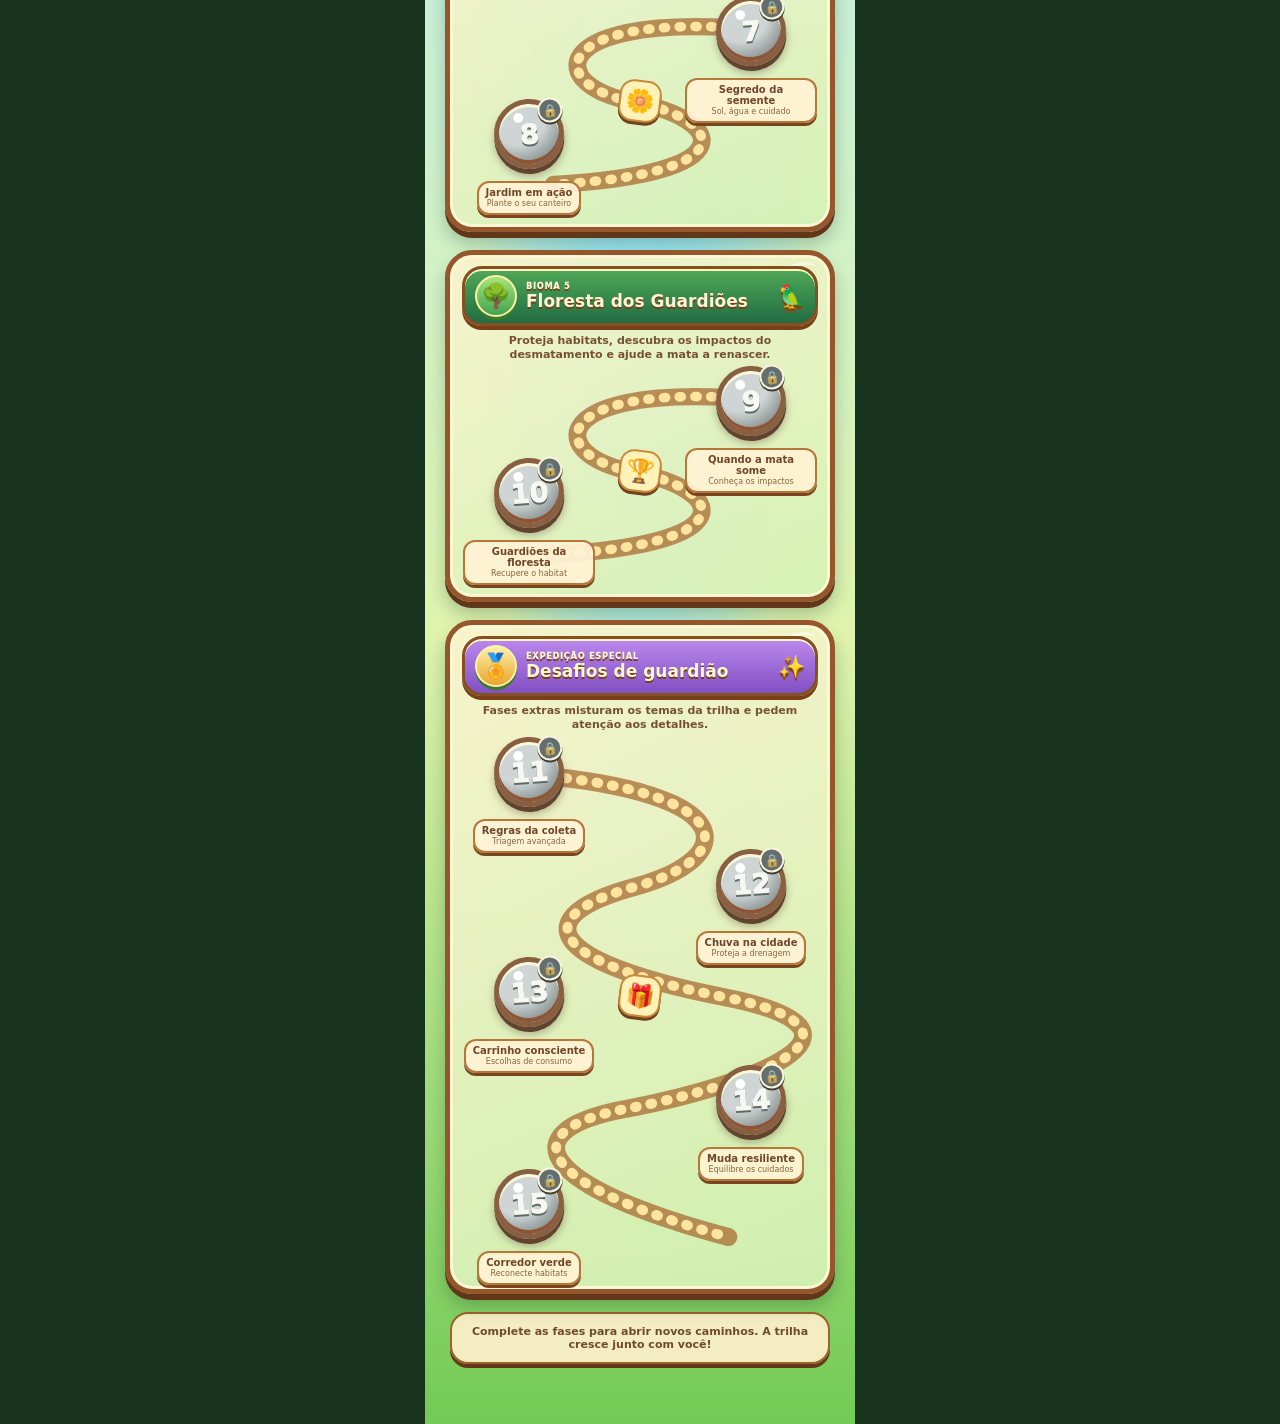
<file: prototype/phases.html>
<!doctype html>
<html lang="pt-BR">
<head>
  <meta charset="utf-8">
  <meta name="viewport" content="width=device-width, initial-scale=1, viewport-fit=cover">
  <meta name="theme-color" content="#6bc9e9">
  <title>Trilha de fases · Enviroment All</title>
  <link rel="stylesheet" href="game-pages.css">
  <script src="game-pages.js"></script>
  <script src="game-audio.js"></script>
</head>
<body>
  <main class="game-stage phase-stage">
    <div class="game-leaves" aria-hidden="true">
      <img class="game-leaf" src="../assets/ui/falling-leaf.png" alt="" style="--left:5%;--time:13s;--delay:-4s;--drift:28px;--turn:310deg">
      <img class="game-leaf" src="../assets/ui/falling-leaf.png" alt="" style="--left:92%;--time:16s;--delay:-9s;--drift:-24px;--turn:-325deg">
      <img class="game-leaf" src="../assets/ui/falling-leaf.png" alt="" style="--left:78%;--time:15s;--delay:-12s;--drift:20px;--turn:300deg">
    </div>
    <a class="game-back" href="menu.html" aria-label="Voltar ao menu"><span aria-hidden="true">‹</span><span>Voltar</span></a>
    <div class="game-content phase-content">
      <img class="game-logo" src="../assets/brand/enviroment-all-logo.png" alt="Enviroment All">
      <header class="phase-hero scroll-sign">
        <p class="phase-eyebrow">SUA AVENTURA VERDE</p>
        <h1>Trilha de desafios</h1>
        <p>Suba pelo caminho, descubra cada bioma e ajude a natureza!</p>
        <div class="trail-progress" aria-label="Progresso da trilha: 0 de 15 fases"><span>⭐</span><div><b>Primeiros passos</b><small>0 de 15 fases concluídas</small></div><span class="trail-progress-count">1/15</span></div>
      </header>

      <section class="world-section world-recycling scroll-sign" id="theme-reciclagem" aria-labelledby="title-recycling">
        <div class="world-banner"><span class="world-icon" aria-hidden="true">♻️</span><div><small>BIOMA 1</small><h2 id="title-recycling">Vale da Reciclagem</h2></div><span class="world-stamp">🌿</span></div>
        <p class="world-intro">Tudo começa com escolhas simples: para onde vai cada material?</p>
        <div class="phase-route">
          <svg class="phase-road" viewBox="0 0 360 230" preserveAspectRatio="none" aria-hidden="true"><path class="road-edge" d="M270 34 C90 24 82 94 174 112 S290 187 92 198"/><path class="road-center" d="M270 34 C90 24 82 94 174 112 S290 187 92 198"/></svg>
          <a class="phase-stop phase-stop--right is-current" data-phase-link="1" href="phase-play.html?fase=1" aria-label="Fase 1, Primeiros passos da reciclagem, disponível">
            <span class="phase-node"><span class="phase-number">1</span><span class="phase-stars">★ ★ ★</span></span><span class="phase-label"><b>Primeiros passos</b><small>Conheça as lixeiras</small></span>
          </a>
          <a class="phase-stop phase-stop--left is-locked" data-phase-link="2" href="phase-play.html?fase=2" aria-disabled="true" aria-label="Fase 2 bloqueada, Esteira de triagem">
            <span class="phase-node"><span class="phase-number">2</span><span class="phase-lock" aria-hidden="true">🔒</span></span><span class="phase-label"><b>Esteira de triagem</b><small>Separe os materiais</small></span>
          </a>
          <span class="phase-treasure" aria-hidden="true">🎁</span>
        </div>
      </section>

      <section class="world-section world-pollution scroll-sign" id="theme-poluicao" aria-labelledby="title-pollution">
        <div class="world-banner"><span class="world-icon" aria-hidden="true">💧</span><div><small>BIOMA 2</small><h2 id="title-pollution">Baía das Águas Claras</h2></div><span class="world-stamp">🐟</span></div>
        <p class="world-intro">Investigue o que suja o ar e os rios e devolva vida à baía.</p>
        <div class="phase-route">
          <svg class="phase-road" viewBox="0 0 360 230" preserveAspectRatio="none" aria-hidden="true"><path class="road-edge" d="M270 34 C90 24 82 94 174 112 S290 187 92 198"/><path class="road-center" d="M270 34 C90 24 82 94 174 112 S290 187 92 198"/></svg>
          <a class="phase-stop phase-stop--right is-locked" data-phase-link="3" href="phase-play.html?fase=3" aria-disabled="true" aria-label="Fase 3 bloqueada, O que está no ar?">
            <span class="phase-node"><span class="phase-number">3</span><span class="phase-lock" aria-hidden="true">🔒</span></span><span class="phase-label"><b>O que está no ar?</b><small>Descubra as causas</small></span>
          </a>
          <a class="phase-stop phase-stop--left is-locked" data-phase-link="4" href="phase-play.html?fase=4" aria-disabled="true" aria-label="Fase 4 bloqueada, Resgate do rio">
            <span class="phase-node"><span class="phase-number">4</span><span class="phase-lock" aria-hidden="true">🔒</span></span><span class="phase-label"><b>Resgate do rio</b><small>Limpe e restaure</small></span>
          </a>
          <span class="phase-treasure" aria-hidden="true">🫧</span>
        </div>
      </section>

      <section class="world-section world-three-rs scroll-sign" id="theme-tres-rs" aria-labelledby="title-three-rs">
        <div class="world-banner"><span class="world-icon" aria-hidden="true">📦</span><div><small>BIOMA 3</small><h2 id="title-three-rs">Montanhas dos 3 Rs</h2></div><span class="world-stamp">✨</span></div>
        <p class="world-intro">Reduzir, reutilizar e reciclar: três poderes para mudar o destino dos objetos.</p>
        <div class="phase-route">
          <svg class="phase-road" viewBox="0 0 360 230" preserveAspectRatio="none" aria-hidden="true"><path class="road-edge" d="M270 34 C90 24 82 94 174 112 S290 187 92 198"/><path class="road-center" d="M270 34 C90 24 82 94 174 112 S290 187 92 198"/></svg>
          <a class="phase-stop phase-stop--right is-locked" data-phase-link="5" href="phase-play.html?fase=5" aria-disabled="true" aria-label="Fase 5 bloqueada, Os três poderes">
            <span class="phase-node"><span class="phase-number">5</span><span class="phase-lock" aria-hidden="true">🔒</span></span><span class="phase-label"><b>Os três poderes</b><small>Aprenda os 3 Rs</small></span>
          </a>
          <a class="phase-stop phase-stop--left is-locked" data-phase-link="6" href="phase-play.html?fase=6" aria-disabled="true" aria-label="Fase 6 bloqueada, Oficina de reuso">
            <span class="phase-node"><span class="phase-number">6</span><span class="phase-lock" aria-hidden="true">🔒</span></span><span class="phase-label"><b>Oficina de reuso</b><small>Transforme objetos</small></span>
          </a>
          <span class="phase-treasure" aria-hidden="true">🧰</span>
        </div>
      </section>

      <section class="world-section world-planting scroll-sign" id="theme-plantio" aria-labelledby="title-planting">
        <div class="world-banner"><span class="world-icon" aria-hidden="true">🌱</span><div><small>BIOMA 4</small><h2 id="title-planting">Jardins da Esperança</h2></div><span class="world-stamp">🦋</span></div>
        <p class="world-intro">Toda floresta começa pequena. Aprenda o que uma muda precisa para crescer.</p>
        <div class="phase-route">
          <svg class="phase-road" viewBox="0 0 360 230" preserveAspectRatio="none" aria-hidden="true"><path class="road-edge" d="M270 34 C90 24 82 94 174 112 S290 187 92 198"/><path class="road-center" d="M270 34 C90 24 82 94 174 112 S290 187 92 198"/></svg>
          <a class="phase-stop phase-stop--right is-locked" data-phase-link="7" href="phase-play.html?fase=7" aria-disabled="true" aria-label="Fase 7 bloqueada, O segredo da semente">
            <span class="phase-node"><span class="phase-number">7</span><span class="phase-lock" aria-hidden="true">🔒</span></span><span class="phase-label"><b>Segredo da semente</b><small>Sol, água e cuidado</small></span>
          </a>
          <a class="phase-stop phase-stop--left is-locked" data-phase-link="8" href="phase-play.html?fase=8" aria-disabled="true" aria-label="Fase 8 bloqueada, Jardim em ação">
            <span class="phase-node"><span class="phase-number">8</span><span class="phase-lock" aria-hidden="true">🔒</span></span><span class="phase-label"><b>Jardim em ação</b><small>Plante o seu canteiro</small></span>
          </a>
          <span class="phase-treasure" aria-hidden="true">🌼</span>
        </div>
      </section>

      <section class="world-section world-forest scroll-sign" id="theme-desmatamento" aria-labelledby="title-forest">
        <div class="world-banner"><span class="world-icon" aria-hidden="true">🌳</span><div><small>BIOMA 5</small><h2 id="title-forest">Floresta dos Guardiões</h2></div><span class="world-stamp">🦜</span></div>
        <p class="world-intro">Proteja habitats, descubra os impactos do desmatamento e ajude a mata a renascer.</p>
        <div class="phase-route">
          <svg class="phase-road" viewBox="0 0 360 230" preserveAspectRatio="none" aria-hidden="true"><path class="road-edge" d="M270 34 C90 24 82 94 174 112 S290 187 92 198"/><path class="road-center" d="M270 34 C90 24 82 94 174 112 S290 187 92 198"/></svg>
          <a class="phase-stop phase-stop--right is-locked" data-phase-link="9" href="phase-play.html?fase=9" aria-disabled="true" aria-label="Fase 9 bloqueada, Quando a mata desaparece">
            <span class="phase-node"><span class="phase-number">9</span><span class="phase-lock" aria-hidden="true">🔒</span></span><span class="phase-label"><b>Quando a mata some</b><small>Conheça os impactos</small></span>
          </a>
          <a class="phase-stop phase-stop--left is-locked" data-phase-link="10" href="phase-play.html?fase=10" aria-disabled="true" aria-label="Fase 10 bloqueada, Guardiões da floresta">
            <span class="phase-node"><span class="phase-number">10</span><span class="phase-lock" aria-hidden="true">🔒</span></span><span class="phase-label"><b>Guardiões da floresta</b><small>Recupere o habitat</small></span>
          </a>
          <span class="phase-treasure" aria-hidden="true">🏆</span>
        </div>
      </section>
      <section class="world-section world-bonus scroll-sign" id="theme-bonus" aria-labelledby="title-bonus">
        <div class="world-banner"><span class="world-icon" aria-hidden="true">🏅</span><div><small>EXPEDIÇÃO ESPECIAL</small><h2 id="title-bonus">Desafios de guardião</h2></div><span class="world-stamp">✨</span></div>
        <p class="world-intro">Fases extras misturam os temas da trilha e pedem atenção aos detalhes.</p>
        <div class="phase-route phase-route--bonus">
          <svg class="phase-road" viewBox="0 0 360 540" preserveAspectRatio="none" aria-hidden="true"><path class="road-edge" d="M72 38 C280 55 285 120 174 150 S85 225 265 260 S285 350 165 372 S78 450 270 500"/><path class="road-center" d="M72 38 C280 55 285 120 174 150 S85 225 265 260 S285 350 165 372 S78 450 270 500"/></svg>
          <a class="phase-stop phase-stop--bonus-1 is-locked" data-phase-link="11" href="phase-play.html?fase=11" aria-disabled="true" aria-label="Fase 11 bloqueada, Regras da coleta"><span class="phase-node"><span class="phase-number">11</span><span class="phase-lock" aria-hidden="true">🔒</span></span><span class="phase-label"><b>Regras da coleta</b><small>Triagem avançada</small></span></a>
          <a class="phase-stop phase-stop--bonus-2 is-locked" data-phase-link="12" href="phase-play.html?fase=12" aria-disabled="true" aria-label="Fase 12 bloqueada, Chuva na cidade"><span class="phase-node"><span class="phase-number">12</span><span class="phase-lock" aria-hidden="true">🔒</span></span><span class="phase-label"><b>Chuva na cidade</b><small>Proteja a drenagem</small></span></a>
          <a class="phase-stop phase-stop--bonus-3 is-locked" data-phase-link="13" href="phase-play.html?fase=13" aria-disabled="true" aria-label="Fase 13 bloqueada, Carrinho consciente"><span class="phase-node"><span class="phase-number">13</span><span class="phase-lock" aria-hidden="true">🔒</span></span><span class="phase-label"><b>Carrinho consciente</b><small>Escolhas de consumo</small></span></a>
          <a class="phase-stop phase-stop--bonus-4 is-locked" data-phase-link="14" href="phase-play.html?fase=14" aria-disabled="true" aria-label="Fase 14 bloqueada, Muda resiliente"><span class="phase-node"><span class="phase-number">14</span><span class="phase-lock" aria-hidden="true">🔒</span></span><span class="phase-label"><b>Muda resiliente</b><small>Equilibre os cuidados</small></span></a>
          <a class="phase-stop phase-stop--bonus-5 is-locked" data-phase-link="15" href="phase-play.html?fase=15" aria-disabled="true" aria-label="Fase 15 bloqueada, Corredor verde"><span class="phase-node"><span class="phase-number">15</span><span class="phase-lock" aria-hidden="true">🔒</span></span><span class="phase-label"><b>Corredor verde</b><small>Reconecte habitats</small></span></a>
          <span class="phase-treasure" aria-hidden="true">🎁</span>
        </div>
      </section>
      <p class="phase-map-footer">Complete as fases para abrir novos caminhos. A trilha cresce junto com você!</p>
    </div>
  </main>
  <script>
    let phaseProgress = {};
    try { phaseProgress = JSON.parse(localStorage.getItem("enviromentAll.progress") || "{}"); } catch { phaseProgress = {}; }
    const completedLevels = new Set(Array.isArray(phaseProgress.completedLevels) ? phaseProgress.completedLevels : []);
    const highestCompleted = Math.max(0, ...Array.from(completedLevels, Number));
    const unlockedThrough = Math.min(15, Math.max(1, Number(phaseProgress.unlockedThrough || 1), highestCompleted + 1));
    document.querySelectorAll("[data-phase-link]").forEach((link) => {
      const level = Number(link.dataset.phaseLink);
      const complete = completedLevels.has(level);
      const unlocked = level <= unlockedThrough;
      link.classList.toggle("is-locked", !unlocked);
      link.classList.toggle("is-complete", complete);
      link.classList.toggle("is-current", unlocked && !complete && level === unlockedThrough);
      link.tabIndex = unlocked ? 0 : -1;
      if (!unlocked) link.setAttribute("aria-disabled", "true");
      else link.removeAttribute("aria-disabled");
      const phaseLabel = link.querySelector(".phase-label b")?.textContent || "fase";
      link.setAttribute("aria-label", `Fase ${level}, ${phaseLabel}, ${complete ? "concluída" : unlocked ? "disponível" : "bloqueada"}`);
      const lockBadge = link.querySelector(".phase-lock");
      if (unlocked && lockBadge) { lockBadge.classList.remove("phase-lock"); lockBadge.classList.add("phase-stars"); }
      const openBadge = link.querySelector(".phase-stars");
      if (complete) {
        const stars = Math.max(1, Math.min(3, Number(phaseProgress.records?.[level]?.stars || 1)));
        if (openBadge) openBadge.textContent = "★ ".repeat(stars).trim();
      } else if (unlocked && openBadge) openBadge.textContent = "JOGAR";
      link.addEventListener("click", (event) => { if (!unlocked) event.preventDefault(); });
    });
    const done = completedLevels.size;
    document.querySelector(".trail-progress small").textContent = `${done} de 15 fases concluídas`;
    document.querySelector(".trail-progress-count").textContent = `${Math.min(unlockedThrough,15)}/15`;
    document.querySelector(".trail-progress").setAttribute("aria-label", `Progresso da trilha: ${done} de 15 fases concluídas; fase ${unlockedThrough} desbloqueada`);
  </script>
</body>
</html>
</file>
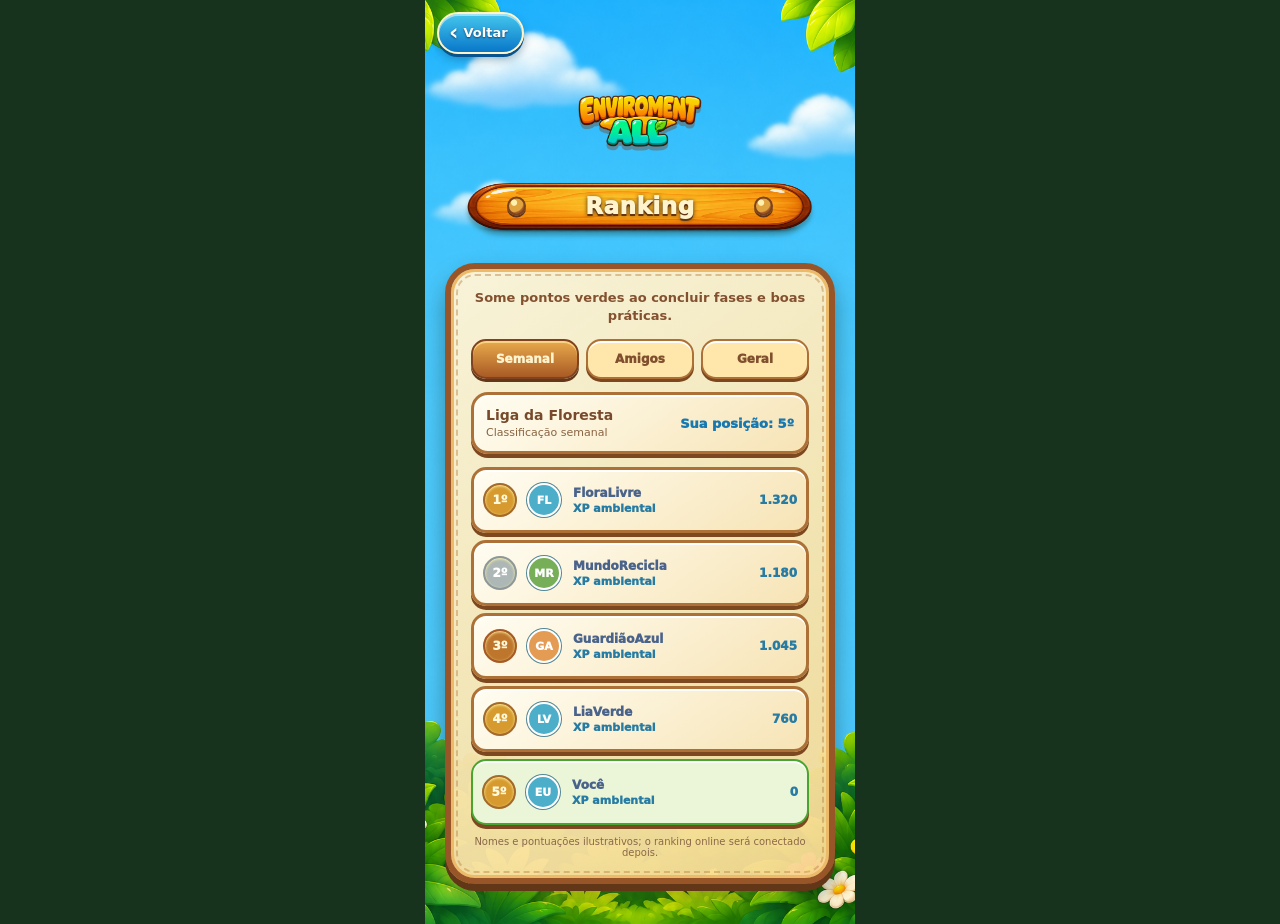
<file: prototype/ranking.html>
<!doctype html>
<html lang="pt-BR">
<head>
  <meta charset="utf-8">
  <meta name="viewport" content="width=device-width, initial-scale=1, viewport-fit=cover">
  <meta name="theme-color" content="#55bce8">
  <title>Ranking · Enviroment All</title>
  <link rel="stylesheet" href="game-pages.css">
  <script src="game-pages.js"></script>
  <script src="game-audio.js"></script>
</head>
<body>
  <main class="game-stage">
    <div class="game-leaves" aria-hidden="true">
      <img class="game-leaf" src="../assets/ui/falling-leaf.png" alt="" style="--left:6%;--time:14s;--delay:-6s;--drift:25px;--turn:320deg">
      <img class="game-leaf" src="../assets/ui/falling-leaf.png" alt="" style="--left:91%;--time:17s;--delay:-11s;--drift:-22px;--turn:-300deg">
    </div>
    <a class="game-back" href="menu.html" aria-label="Voltar ao menu"><span aria-hidden="true">‹</span><span>Voltar</span></a>
    <div class="game-content">
      <img class="game-logo" src="../assets/brand/enviroment-all-logo.png" alt="Enviroment All">
      <h1 class="game-heading scroll-sign">Ranking</h1>
      <section class="game-panel scroll-sign" aria-label="Classificação de jogadores">
        <p class="panel-intro">Some pontos verdes ao concluir fases e boas práticas.</p>
        <div class="rank-tabs" role="tablist" aria-label="Período e grupo do ranking">
          <button class="rank-tab" type="button" role="tab" aria-selected="true" aria-pressed="true" data-rank-scope="weekly">Semanal</button>
          <button class="rank-tab" type="button" role="tab" aria-selected="false" aria-pressed="false" data-rank-scope="friends">Amigos</button>
          <button class="rank-tab" type="button" role="tab" aria-selected="false" aria-pressed="false" data-rank-scope="global">Geral</button>
        </div>
        <div class="league-card scroll-sign">
          <span><strong id="leagueTitle">Liga da Floresta</strong><small id="leaguePeriod">Classificação semanal</small></span>
          <span class="league-score" id="playerPlace">Sua posição: 4º</span>
        </div>
        <ol class="ranking-list" id="rankingList" aria-live="polite"></ol>
        <p class="demo-note">Nomes e pontuações ilustrativos; o ranking online será conectado depois.</p>
      </section>
    </div>
  </main>
  <script>
    const groups = {
      weekly: {
        title: "Liga da Floresta", period: "Classificação semanal", me: "Sua posição: 4º",
        players: [
          { initials: "FL", name: "FloraLivre", score: 1320 },
          { initials: "MR", name: "MundoRecicla", score: 1180 },
          { initials: "GA", name: "GuardiãoAzul", score: 1045 },
          { initials: "EU", name: "Você", score: 880, you: true },
          { initials: "LV", name: "LiaVerde", score: 760 }
        ]
      },
      friends: {
        title: "Seus amigos", period: "Pontos verdes nesta semana", me: "Sua posição: 2º",
        players: [
          { initials: "CA", name: "CaioDaMata", score: 940 },
          { initials: "EU", name: "Você", score: 880, you: true },
          { initials: "BI", name: "BiaAzul", score: 710 },
          { initials: "NO", name: "NoahRecicla", score: 540 }
        ]
      },
      global: {
        title: "Trilha global", period: "Pontuação geral ilustrativa", me: "Sua posição: 5º",
        players: [
          { initials: "EC", name: "EcoCampeã", score: 8920 },
          { initials: "VE", name: "VerdeSempre", score: 8450 },
          { initials: "AA", name: "ArPuro", score: 7880 },
          { initials: "PL", name: "PlanetaLimpo", score: 7200 },
          { initials: "EU", name: "Você", score: 2140, you: true }
        ]
      }
    };
    const list = document.querySelector("#rankingList");
    let savedProgress = {};
    try { savedProgress = JSON.parse(localStorage.getItem("enviromentAll.progress") || "{}"); } catch { savedProgress = {}; }
    function showGroup(key) {
      const group = groups[key];
      document.querySelector("#leagueTitle").textContent = group.title;
      document.querySelector("#leaguePeriod").textContent = group.period;
      const players = group.players.map((player) => player.you ? { ...player, score: Number(savedProgress.xp || 0) } : player).sort((a, b) => b.score - a.score);
      const ownPosition = players.findIndex((player) => player.you) + 1;
      document.querySelector("#playerPlace").textContent = `Sua posição: ${ownPosition}º`;
      list.replaceChildren(...players.map((player, index) => {
        const row = document.createElement("li");
        row.className = `ranking-row scroll-sign${player.you ? " is-you" : ""}`;
        const medal = document.createElement("span");
        medal.className = "rank-medal";
        medal.textContent = `${index + 1}º`;
        const avatar = document.createElement("span");
        avatar.className = "rank-avatar";
        avatar.textContent = player.initials;
        const name = document.createElement("span");
        name.className = "rank-name";
        name.textContent = player.name;
        const sub = document.createElement("small");
        sub.className = "rank-sub";
        sub.textContent = "XP ambiental";
        name.append(sub);
        const score = document.createElement("span");
        score.className = "rank-points";
        score.textContent = player.score.toLocaleString("pt-BR");
        row.append(medal, avatar, name, score);
        return row;
      }));
      window.observeGameSigns?.(list);
    }
    document.querySelectorAll("[data-rank-scope]").forEach((tab) => tab.addEventListener("click", () => {
      document.querySelectorAll("[data-rank-scope]").forEach((item) => {
        const active = item === tab;
        item.setAttribute("aria-selected", String(active));
        item.setAttribute("aria-pressed", String(active));
      });
      showGroup(tab.dataset.rankScope);
    }));
    showGroup("weekly");
  </script>
</body>
</html>
</file>
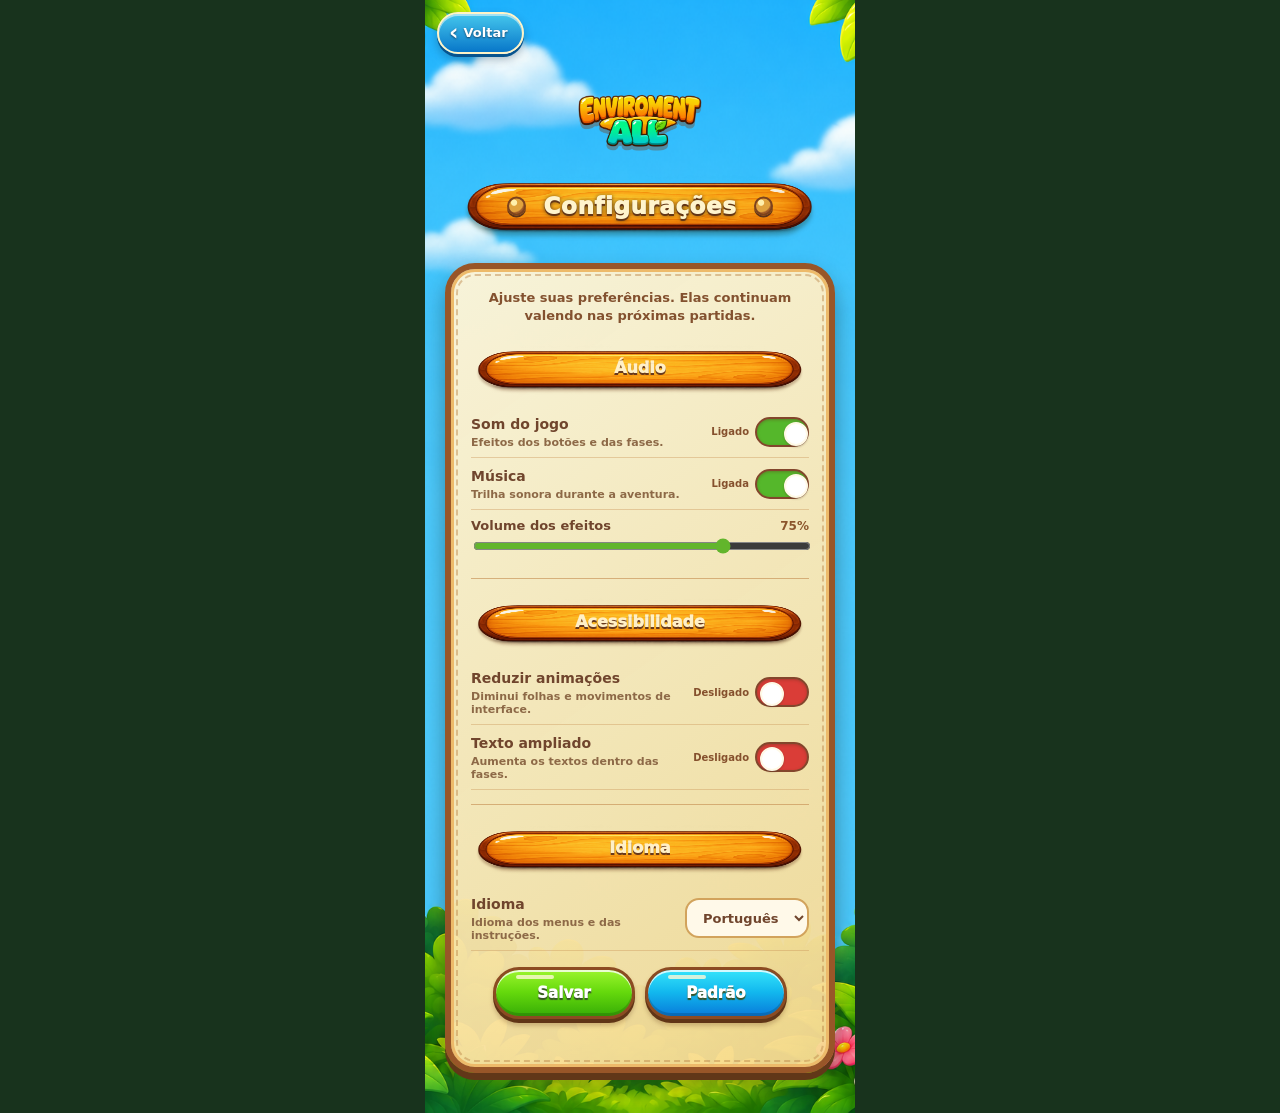
<file: prototype/settings.html>
<!doctype html>
<html lang="pt-BR">
<head>
  <meta charset="utf-8">
  <meta name="viewport" content="width=device-width, initial-scale=1, viewport-fit=cover">
  <meta name="theme-color" content="#55bce8">
  <title>Configurações · Enviroment All</title>
  <link rel="stylesheet" href="game-pages.css">
  <script src="game-pages.js"></script>
  <script src="game-audio.js"></script>
</head>
<body>
  <main class="game-stage">
    <div class="game-leaves" aria-hidden="true">
      <img class="game-leaf" src="../assets/ui/falling-leaf.png" alt="" style="--left:7%;--time:14s;--delay:-6s;--drift:26px;--turn:310deg">
      <img class="game-leaf" src="../assets/ui/falling-leaf.png" alt="" style="--left:91%;--time:16s;--delay:-10s;--drift:-22px;--turn:-300deg">
    </div>
    <a class="game-back" href="menu.html" aria-label="Voltar ao menu"><span aria-hidden="true">‹</span><span>Voltar</span></a>
    <div class="game-content">
      <img class="game-logo" src="../assets/brand/enviroment-all-logo.png" alt="Enviroment All">
      <h1 class="game-heading scroll-sign">Configurações</h1>
      <section class="game-panel scroll-sign" aria-label="Preferências permanentes do jogo">
        <p class="panel-intro">Ajuste suas preferências. Elas continuam valendo nas próximas partidas.</p>

        <h2 class="section-title scroll-sign">Áudio</h2>
        <label class="setting-row" for="soundOn">
          <span><span class="setting-label">Som do jogo</span><span class="setting-help">Efeitos dos botões e das fases.</span></span>
          <span class="setting-control"><span class="setting-state" id="soundState">Ligado</span><input class="game-switch" id="soundOn" type="checkbox" checked></span>
        </label>
        <label class="setting-row" for="musicOn">
          <span><span class="setting-label">Música</span><span class="setting-help">Trilha sonora durante a aventura.</span></span>
          <span class="setting-control"><span class="setting-state" id="musicState">Ligada</span><input class="game-switch" id="musicOn" type="checkbox" checked></span>
        </label>
        <div class="range-row">
          <label for="effectsVolume">Volume dos efeitos</label><output id="effectsValue" for="effectsVolume">75%</output>
          <input id="effectsVolume" type="range" min="0" max="100" step="5" value="75">
        </div>

        <hr class="soft-divider">
        <h2 class="section-title scroll-sign">Acessibilidade</h2>
        <label class="setting-row" for="reduceMotion">
          <span><span class="setting-label">Reduzir animações</span><span class="setting-help">Diminui folhas e movimentos de interface.</span></span>
          <span class="setting-control"><span class="setting-state" id="motionState">Desligado</span><input class="game-switch" id="reduceMotion" type="checkbox"></span>
        </label>
        <label class="setting-row" for="largeText">
          <span><span class="setting-label">Texto ampliado</span><span class="setting-help">Aumenta os textos dentro das fases.</span></span>
          <span class="setting-control"><span class="setting-state" id="textState">Desligado</span><input class="game-switch" id="largeText" type="checkbox"></span>
        </label>

        <hr class="soft-divider">
        <h2 class="section-title scroll-sign">Idioma</h2>
        <label class="setting-row" for="language">
          <span><span class="setting-label">Idioma</span><span class="setting-help">Idioma dos menus e das instruções.</span></span>
          <select class="language-select" id="language" aria-label="Idioma"><option value="pt-BR">Português</option><option value="en">English</option><option value="es">Español</option></select>
        </label>
        <div class="game-actions">
          <button class="game-button game-button--green" type="button" id="saveSettings">Salvar</button>
          <button class="game-button game-button--blue" type="button" id="resetSettings">Padrão</button>
        </div>
        <p class="status-message" id="settingsStatus" role="status" aria-live="polite"></p>
      </section>
    </div>
  </main>
  <script>
    const settingsKey = "enviromentAll.settings";
    const defaults = { soundOn: true, musicOn: true, effectsVolume: 75, reduceMotion: false, largeText: false, language: "pt-BR" };
    const status = document.querySelector("#settingsStatus");
    const stateLabels = { soundOn: "soundState", musicOn: "musicState", reduceMotion: "motionState", largeText: "textState" };
    const stateWords = { soundOn: ["Desligado", "Ligado"], musicOn: ["Desligada", "Ligada"], reduceMotion: ["Desligado", "Ligado"], largeText: ["Desligado", "Ligado"] };
    const controls = ["soundOn", "musicOn", "effectsVolume", "reduceMotion", "largeText", "language"];
    function renderSettings(values) {
      controls.forEach((id) => {
        const control = document.getElementById(id);
        if (id === "effectsVolume") control.value = values[id];
        else control.type === "checkbox" ? control.checked = values[id] : control.value = values[id];
      });
      document.querySelector("#effectsValue").textContent = `${values.effectsVolume}%`;
      Object.entries(stateLabels).forEach(([id, labelId]) => {
        const on = document.getElementById(id).checked;
        document.getElementById(labelId).textContent = stateWords[id][Number(on)];
      });
      document.documentElement.classList.toggle("app-reduced-motion", values.reduceMotion === true);
      document.documentElement.classList.toggle("app-large-text", values.largeText === true);
    }
    const stored = JSON.parse(localStorage.getItem(settingsKey) || "null");
    renderSettings({ ...defaults, ...(stored || {}) });
    document.querySelector("#effectsVolume").addEventListener("input", (event) => { document.querySelector("#effectsValue").textContent = `${event.target.value}%`; });
    Object.keys(stateLabels).forEach((id) => document.getElementById(id).addEventListener("change", () => {
      const on = document.getElementById(id).checked;
      document.getElementById(stateLabels[id]).textContent = stateWords[id][Number(on)];
      if (id === "reduceMotion") document.documentElement.classList.toggle("app-reduced-motion", on);
      if (id === "largeText") document.documentElement.classList.toggle("app-large-text", on);
    }));
    function saveSettings(values) {
      localStorage.setItem(settingsKey, JSON.stringify(values));
      window.EnviromentAudio?.setSetting("soundOn", values.soundOn);
      window.EnviromentAudio?.setSetting("musicOn", values.musicOn);
      window.EnviromentAudio?.setSetting("effectsVolume", values.effectsVolume);
      status.textContent = "Preferências salvas.";
    }
    document.querySelector("#saveSettings").addEventListener("click", () => {
      const values = Object.fromEntries(controls.map((id) => [id, id === "effectsVolume" ? Number(document.getElementById(id).value) : (document.getElementById(id).type === "checkbox" ? document.getElementById(id).checked : document.getElementById(id).value)]));
      saveSettings(values);
    });
    document.querySelector("#resetSettings").addEventListener("click", () => { renderSettings(defaults); saveSettings(defaults); });
  </script>
</body>
</html>
</file>
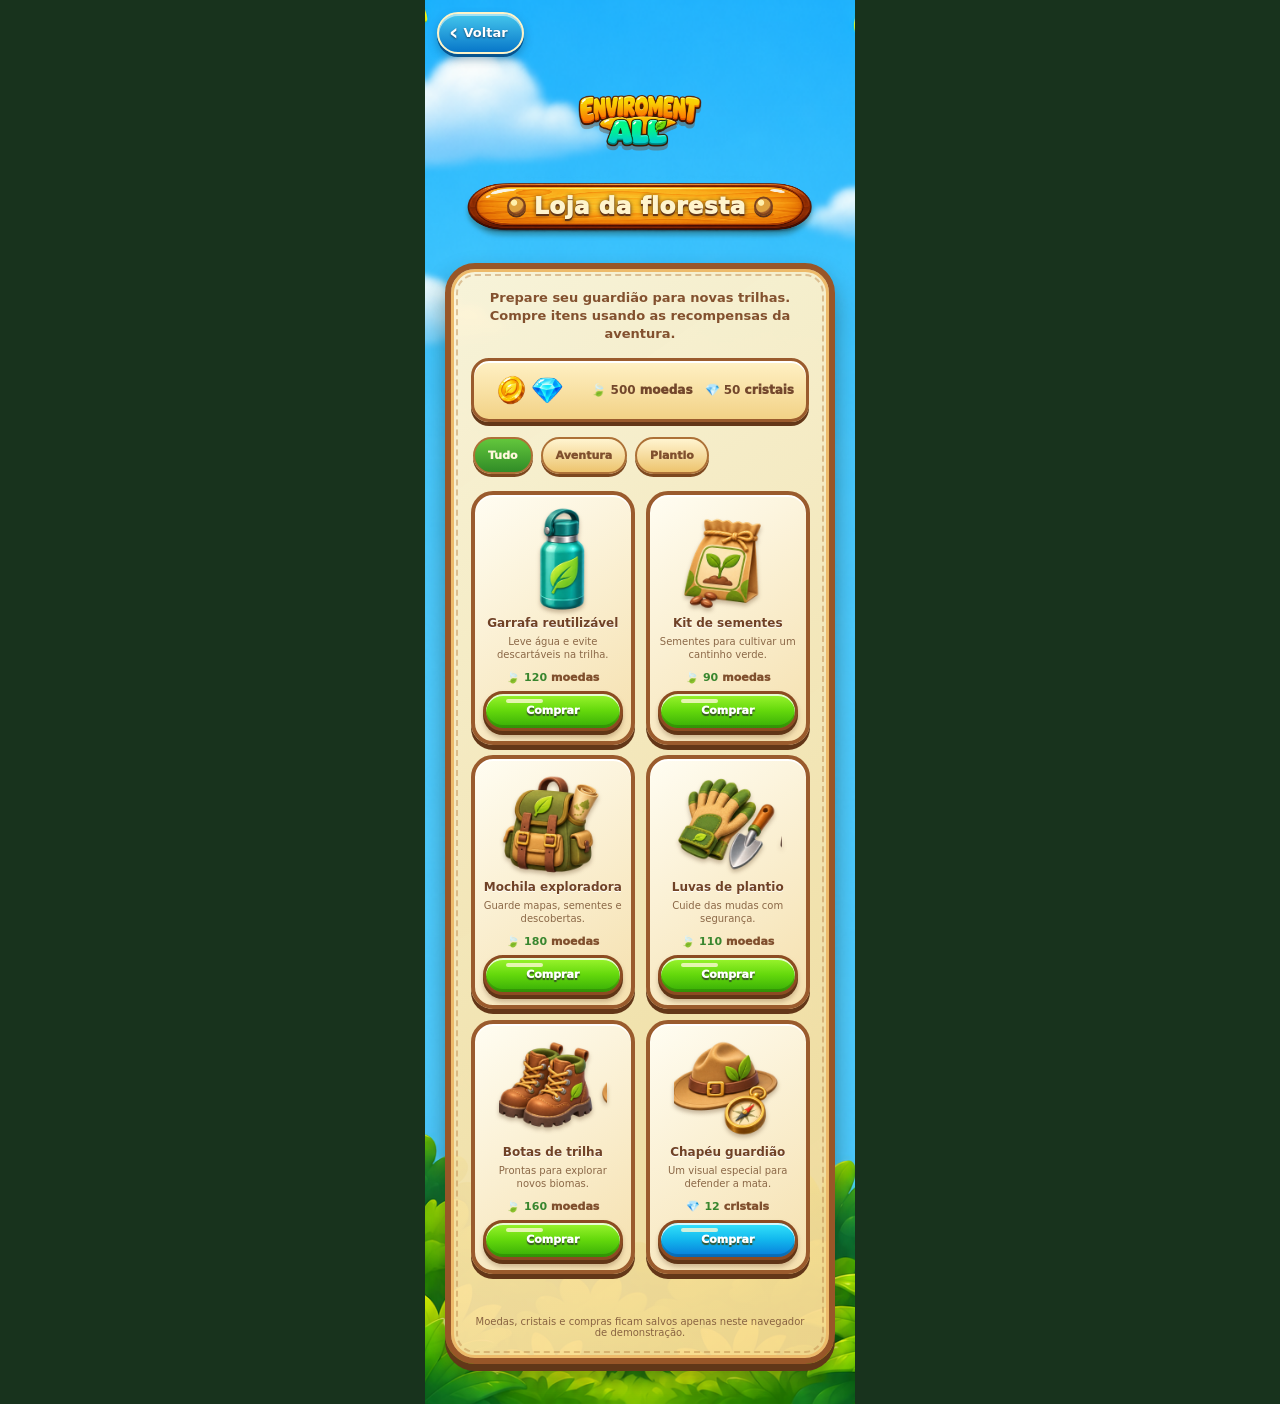
<file: prototype/shop.html>
<!doctype html>
<html lang="pt-BR">
<head>
  <meta charset="utf-8">
  <meta name="viewport" content="width=device-width, initial-scale=1, viewport-fit=cover">
  <meta name="theme-color" content="#55bce8">
  <title>Loja da floresta · Enviroment All</title>
  <link rel="stylesheet" href="game-pages.css">
  <script src="game-pages.js"></script>
  <script src="game-audio.js"></script>
</head>
<body>
  <main class="game-stage">
    <div class="game-leaves" aria-hidden="true">
      <img class="game-leaf" src="../assets/ui/falling-leaf.png" alt="" style="--left:8%;--time:15s;--delay:-4s;--drift:26px;--turn:310deg">
      <img class="game-leaf" src="../assets/ui/falling-leaf.png" alt="" style="--left:90%;--time:17s;--delay:-9s;--drift:-25px;--turn:-315deg">
    </div>
    <a class="game-back" href="menu.html" aria-label="Voltar ao menu"><span aria-hidden="true">‹</span><span>Voltar</span></a>
    <div class="game-content">
      <img class="game-logo" src="../assets/brand/enviroment-all-logo.png" alt="Enviroment All">
      <h1 class="game-heading scroll-sign">Loja da floresta</h1>
      <section class="game-panel scroll-sign" aria-label="Loja de itens do jogo">
        <p class="panel-intro">Prepare seu guardião para novas trilhas. Compre itens usando as recompensas da aventura.</p>
        <div class="wallet-card scroll-sign" aria-label="Sua carteira">
          <img src="../assets/ui/reward-icons.png" alt="Moeda de folha e cristal azul">
          <div class="wallet-values"><span>🍃 <b id="coinBalance">500</b> moedas</span><span>💎 <b id="crystalBalance">50</b> cristais</span></div>
        </div>
        <div class="shop-filters" role="tablist" aria-label="Categorias da loja">
          <button class="shop-filter" type="button" role="tab" aria-selected="true" aria-pressed="true" data-filter="all">Tudo</button>
          <button class="shop-filter" type="button" role="tab" aria-selected="false" aria-pressed="false" data-filter="adventure">Aventura</button>
          <button class="shop-filter" type="button" role="tab" aria-selected="false" aria-pressed="false" data-filter="planting">Plantio</button>
        </div>
        <div class="shop-grid">
          <article class="shop-card scroll-sign" data-item="bottle" data-category="adventure" data-currency="coins" data-price="120">
            <span class="shop-art sprite-1" role="img" aria-label="Garrafa reutilizável"></span><h2>Garrafa reutilizável</h2><p>Leve água e evite descartáveis na trilha.</p><div class="shop-price">🍃 <b>120</b> moedas</div><button class="game-button game-button--green" type="button" data-buy>Comprar</button>
          </article>
          <article class="shop-card scroll-sign" data-item="seeds" data-category="planting" data-currency="coins" data-price="90">
            <span class="shop-art sprite-2" role="img" aria-label="Pacote de sementes"></span><h2>Kit de sementes</h2><p>Sementes para cultivar um cantinho verde.</p><div class="shop-price">🍃 <b>90</b> moedas</div><button class="game-button game-button--green" type="button" data-buy>Comprar</button>
          </article>
          <article class="shop-card scroll-sign" data-item="backpack" data-category="adventure" data-currency="coins" data-price="180">
            <span class="shop-art sprite-3" role="img" aria-label="Mochila de explorador"></span><h2>Mochila exploradora</h2><p>Guarde mapas, sementes e descobertas.</p><div class="shop-price">🍃 <b>180</b> moedas</div><button class="game-button game-button--green" type="button" data-buy>Comprar</button>
          </article>
          <article class="shop-card scroll-sign" data-item="gloves" data-category="planting" data-currency="coins" data-price="110">
            <span class="shop-art sprite-4" role="img" aria-label="Luvas e ferramentas de plantio"></span><h2>Luvas de plantio</h2><p>Cuide das mudas com segurança.</p><div class="shop-price">🍃 <b>110</b> moedas</div><button class="game-button game-button--green" type="button" data-buy>Comprar</button>
          </article>
          <article class="shop-card scroll-sign" data-item="boots" data-category="adventure" data-currency="coins" data-price="160">
            <span class="shop-art sprite-5" role="img" aria-label="Botas de trilha"></span><h2>Botas de trilha</h2><p>Prontas para explorar novos biomas.</p><div class="shop-price">🍃 <b>160</b> moedas</div><button class="game-button game-button--green" type="button" data-buy>Comprar</button>
          </article>
          <article class="shop-card scroll-sign" data-item="hat" data-category="adventure" data-currency="crystals" data-price="12">
            <span class="shop-art sprite-6" role="img" aria-label="Chapéu de guardião da floresta"></span><h2>Chapéu guardião</h2><p>Um visual especial para defender a mata.</p><div class="shop-price">💎 <b>12</b> cristais</div><button class="game-button game-button--blue" type="button" data-buy>Comprar</button>
          </article>
        </div>
        <p class="status-message" id="shopStatus" role="status" aria-live="polite"></p>
        <p class="shop-footer">Moedas, cristais e compras ficam salvos apenas neste navegador de demonstração.</p>
      </section>
    </div>
  </main>
  <script>
    const walletKey = "enviromentAll.wallet";
    const initialWallet = { coins: 500, crystals: 50, owned: [] };
    let wallet = { ...initialWallet, ...(JSON.parse(localStorage.getItem(walletKey) || "null") || {}) };
    wallet.owned = Array.isArray(wallet.owned) ? wallet.owned : [];
    const status = document.querySelector("#shopStatus");
    const cards = [...document.querySelectorAll(".shop-card")];
    function renderWallet(message = "") {
      document.querySelector("#coinBalance").textContent = wallet.coins.toLocaleString("pt-BR");
      document.querySelector("#crystalBalance").textContent = wallet.crystals.toLocaleString("pt-BR");
      cards.forEach((card) => {
        const owned = wallet.owned.includes(card.dataset.item);
        card.classList.toggle("is-owned", owned);
        const button = card.querySelector("[data-buy]");
        button.disabled = owned;
        button.textContent = owned ? "Adquirido" : "Comprar";
      });
      localStorage.setItem(walletKey, JSON.stringify(wallet));
      status.textContent = message;
      status.classList.remove("is-error");
    }
    document.querySelectorAll("[data-filter]").forEach((tab) => tab.addEventListener("click", () => {
      document.querySelectorAll("[data-filter]").forEach((item) => {
        const active = item === tab;
        item.setAttribute("aria-selected", String(active));
        item.setAttribute("aria-pressed", String(active));
      });
      cards.forEach((card) => { card.hidden = tab.dataset.filter !== "all" && card.dataset.category !== tab.dataset.filter; });
      window.observeGameSigns?.(document.querySelector(".shop-grid"));
    }));
    cards.forEach((card) => card.querySelector("[data-buy]").addEventListener("click", () => {
      const item = card.dataset.item;
      const currency = card.dataset.currency;
      const price = Number(card.dataset.price);
      if (wallet.owned.includes(item)) return;
      if (wallet[currency] < price) {
        status.textContent = "Ainda faltam recompensas para este item. Continue sua aventura!";
        status.classList.add("is-error");
        return;
      }
      wallet[currency] -= price;
      wallet.owned.push(item);
      renderWallet("Item adicionado à sua mochila!");
    }));
    renderWallet();
  </script>
</body>
</html>
</file>
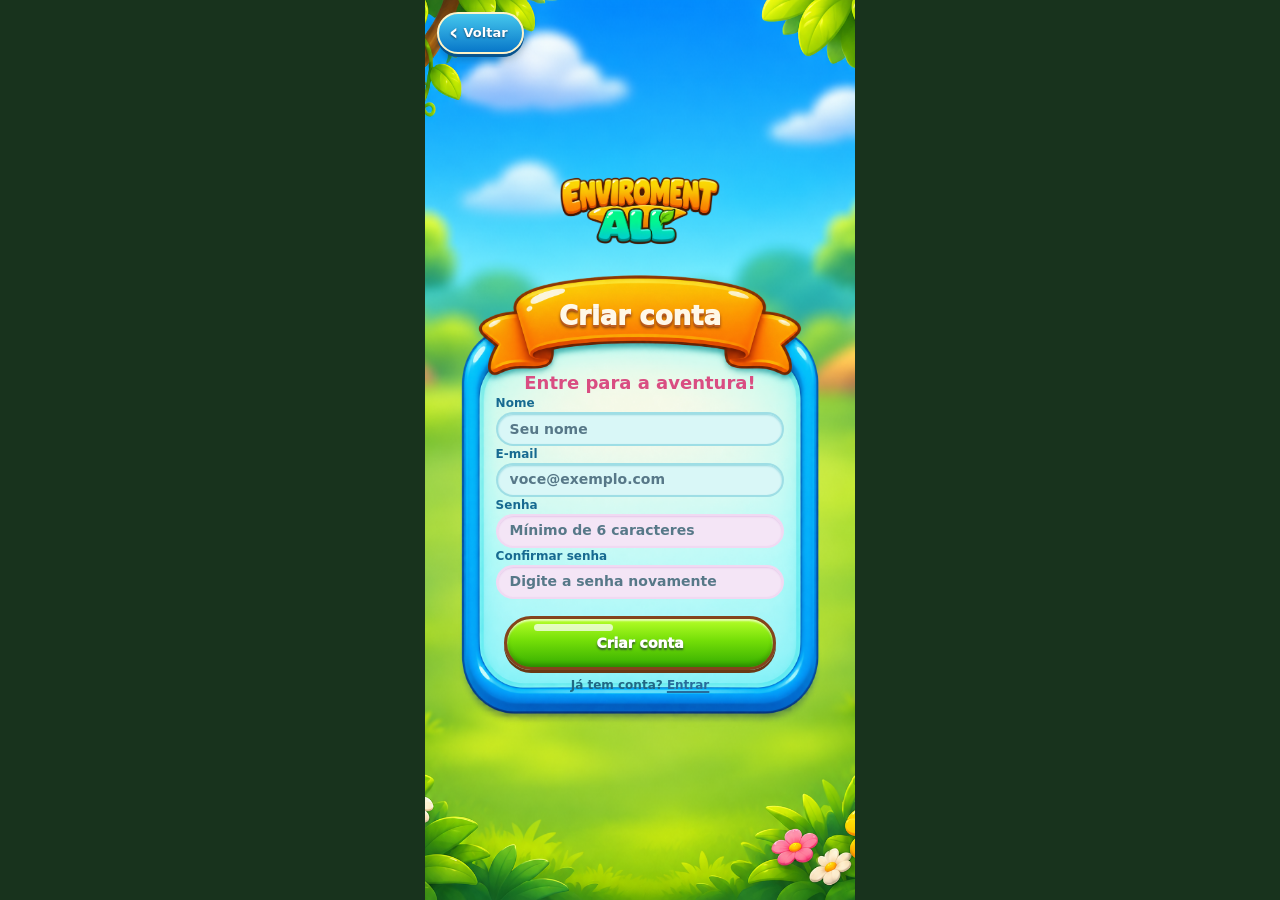
<file: prototype/signup.html>
<!doctype html>
<html lang="pt-BR">
<head>
  <meta charset="utf-8">
  <meta name="viewport" content="width=device-width, initial-scale=1, viewport-fit=cover">
  <meta name="theme-color" content="#73c9ee">
  <title>Criar conta · Enviroment All</title>
  <style>
    :root { color-scheme: light; font-family: "Trebuchet MS", "Arial Rounded MT Bold", system-ui, sans-serif; color: #70452d; background: #18331d; }
    * { box-sizing: border-box; }
    body { margin: 0; min-height: 100svh; background: #18331d; }
    button, input, a { font: inherit; }
    .stage { position: relative; isolation: isolate; display: grid; place-items: center; width: min(100%, 430px); min-height: 100svh; margin: 0 auto; overflow: hidden; background: #78c9e9 url("../assets/screens/login-background.png") center / cover no-repeat; }
    .leaf-layer { position: absolute; z-index: 1; inset: 0; overflow: hidden; pointer-events: none; }
    .falling-leaf { position: absolute; top: -12%; left: var(--left); width: clamp(16px, 4.7vw, 23px); height: auto; opacity: 0; animation: leaf-fall var(--duration) linear var(--delay) infinite; }
    .back-button { position: absolute; z-index: 3; top: max(12px, env(safe-area-inset-top)); left: 12px; display: inline-flex; align-items: center; gap: 5px; min-height: 42px; padding: 0 14px 2px 10px; border: 2px solid #fff3c7; border-radius: 24px; color: #fff; background: linear-gradient(#45c7ed, #0877c9); box-shadow: 0 3px 0 #07538e, 0 5px 10px #17476a66; font-size: 13px; font-weight: 900; text-decoration: none; text-shadow: 0 1px 2px #17476a; transition: transform 140ms ease, filter 140ms ease; }
    .back-button span:first-child { font-size: 23px; line-height: .8; }
    .back-button:hover { filter: brightness(1.08); transform: translateY(-1px); }
    .back-button:active { transform: translateY(2px); }
    .back-button:focus-visible { outline: 3px solid #fff4a2; outline-offset: 3px; }
    .signup-wrap { position: relative; z-index: 2; display: flex; flex-direction: column; align-items: center; gap: clamp(2px, 1svh, 8px); width: 100%; padding: max(8px, env(safe-area-inset-top)) 12px max(12px, env(safe-area-inset-bottom)); }
    .brand { display: block; width: clamp(150px, 42vw, 184px); height: clamp(72px, 11svh, 88px); object-fit: contain; }
    .signup-card { position: relative; width: min(96vw, 380px); aspect-ratio: 1122 / 1402; }
    .card-art { display: block; width: 100%; height: 100%; object-fit: contain; }
    h1 { position: absolute; top: 9.2%; left: 13%; right: 13%; margin: 0; color: #fff8e8; text-align: center; font-size: clamp(19px, 5.4vw, 26px); line-height: 1.1; font-weight: 1000; text-shadow: 0 2px 0 #bd5c1e, 0 3px 3px #793716; }
    .signup-form { position: absolute; inset: 24% 12% 8%; display: flex; flex-direction: column; gap: clamp(0px, .2svh, 2px); }
    .intro { margin: 0 0 2px; color: #d94d82; text-align: center; font-size: clamp(15px, 4.1vw, 18px); line-height: 1.15; font-weight: 900; white-space: nowrap; }
    .field { display: grid; gap: 2px; color: #176a91; font-size: 12px; line-height: 1.1; font-weight: 900; }
    .field input { width: 100%; min-height: 34px; padding: 0 12px; border: 2px solid #9edee5; border-radius: 22px; outline: 0; color: #24566f; background: #d9f7f7; box-shadow: inset 0 1px 2px #93d5de; font-size: 14px; font-weight: 700; }
    .field input::placeholder { color: #577888; opacity: 1; }
    .field.password input { border-color: #f0d9f2; background: #f4e5f6; box-shadow: inset 0 1px 2px #e5c5e8; }
    .field input:focus-visible { outline: 3px solid #e9a14a; outline-offset: 2px; }
    .feedback { min-height: 12px; margin: 0; color: #a83858; text-align: center; font-size: 11px; font-weight: 900; }
    .actions { display: flex; justify-content: center; gap: 8px; align-items: center; margin-top: 1px; }
    .image-button { position: relative; isolation: isolate; overflow: hidden; display: grid; place-items: center; flex: 1; height: 58px; min-height: 58px; padding: 0 8px; border: 3px solid #85431d; border-radius: 999px; color: #fff; text-decoration: none; text-align: center; font-size: 14px; font-weight: 1000; text-shadow: 0 2px 2px #345c30; box-shadow: 0 3px 0 #693814, inset 0 2px 2px #ffffffa8, inset 0 -3px 4px #0003; transform-origin: center; animation: button-idle 2.5s ease-in-out infinite; cursor: pointer; }
    .image-button::before { content: ""; position: absolute; z-index: 0; top: 5px; left: 10%; width: 30%; height: 7px; border-radius: 99px; background: #ffffffb8; pointer-events: none; }
    .image-button > span { position: relative; z-index: 1; }
    .image-button:hover { animation-play-state: paused; filter: brightness(1.08); transform: translateY(-1px) scale(1.025); }
    .image-button:focus-visible { outline: 3px solid #fff3a8; outline-offset: 2px; }
    .actions .image-button { flex: 0 1 94%; width: 94%; height: 54px; min-height: 54px; }
    .button-green { background: linear-gradient(180deg, #b6ff27 0%, #75df08 44%, #34ad00 100%); }
    .button-blue { background: linear-gradient(180deg, #59e9ff 0%, #18bcf3 48%, #087fbe 100%); }
    .account-link { margin: 6px 0 0; color: #216784; text-align: center; font-size: 12px; line-height: 1.2; font-weight: 900; }
    .account-link a { color: #286c9b; text-decoration-thickness: 2px; text-underline-offset: 2px; }
    @keyframes button-idle { 0%, 100% { transform: translateY(0) scale(1); } 50% { transform: translateY(-2px) scale(1.025); } }
    @keyframes leaf-fall { 0% { opacity: 0; transform: translate3d(0, 0, 0) rotate(0); } 12% { opacity: .72; } 86% { opacity: .72; } 100% { opacity: 0; transform: translate3d(var(--drift), 112svh, 0) rotate(var(--turn)); } }
    @media (max-height: 680px) { .signup-wrap { gap: 0; padding-top: 3px; padding-bottom: 5px; } .brand { height: 72px; } .signup-card { width: min(92vw, 360px); } .signup-form { inset: 24% 12% 7%; gap: 1px; } .field input { min-height: 31px; font-size: 13px; } .actions .image-button { height: 52px; min-height: 52px; } }
    @media (max-width: 340px) { .field { font-size: 11px; } .field input { min-height: 31px; padding-inline: 10px; font-size: 12px; } .signup-form { inset-inline: 11%; } }
    @media (prefers-reduced-motion: reduce) { *, *::before, *::after { transition: none !important; animation: none !important; } .falling-leaf { display: none; } }
  </style>
</head>
<body>
  <main class="stage" aria-labelledby="signupTitle">
    <a class="back-button" href="login.html" aria-label="Voltar para o login"><span aria-hidden="true">‹</span><span>Voltar</span></a>
    <div class="leaf-layer" aria-hidden="true">
      <img class="falling-leaf" src="../assets/ui/falling-leaf.png" alt="" style="--left:7%;--duration:14s;--delay:-7s;--drift:28px;--turn:320deg">
      <img class="falling-leaf" src="../assets/ui/falling-leaf.png" alt="" style="--left:89%;--duration:12s;--delay:-3s;--drift:-22px;--turn:-300deg">
    </div>
    <section class="signup-wrap">
      <img class="brand" src="../assets/brand/enviroment-all-logo.png" alt="Enviroment All">
      <div class="signup-card">
        <img class="card-art" src="../assets/ui/login-card.png" alt="">
        <h1 id="signupTitle">Criar conta</h1>
        <form class="signup-form" id="signupForm" novalidate>
          <p class="intro">Entre para a aventura!</p>
          <label class="field" for="fullName">Nome
            <input id="fullName" name="name" type="text" autocomplete="name" placeholder="Seu nome" required>
          </label>
          <label class="field" for="email">E-mail
            <input id="email" name="email" type="email" autocomplete="email" placeholder="voce@exemplo.com" required>
          </label>
          <label class="field password" for="newPassword">Senha
            <input id="newPassword" name="password" type="password" autocomplete="new-password" placeholder="Mínimo de 6 caracteres" required minlength="6">
          </label>
          <label class="field password" for="confirmPassword">Confirmar senha
            <input id="confirmPassword" name="confirmPassword" type="password" autocomplete="new-password" placeholder="Digite a senha novamente" required minlength="6">
          </label>
          <p class="feedback" id="feedback" role="status" aria-live="polite"></p>
          <div class="actions">
            <button class="image-button button-green" id="createAccount" type="submit"><span>Criar conta</span></button>
          </div>
          <p class="account-link">Já tem conta? <a href="login.html">Entrar</a></p>
        </form>
      </div>
    </section>
  </main>
  <script>
    const form = document.querySelector("#signupForm");
    const feedback = document.querySelector("#feedback");
    const submit = document.querySelector("#createAccount");
    form.addEventListener("submit", (event) => {
      event.preventDefault();
      const name = document.querySelector("#fullName");
      const email = document.querySelector("#email");
      const password = document.querySelector("#newPassword");
      const confirmPassword = document.querySelector("#confirmPassword");
      if (!name.value.trim() || !email.validity.valid || !password.value || !confirmPassword.value) {
        feedback.textContent = "Confira os campos obrigatórios.";
        const firstInvalid = [name, email, password, confirmPassword].find((field) => !field.value.trim() || !field.validity.valid);
        firstInvalid?.focus();
        return;
      }
      if (password.value.length < 6) { feedback.textContent = "A senha precisa ter ao menos 6 caracteres."; password.focus(); return; }
      if (password.value !== confirmPassword.value) { feedback.textContent = "As senhas não coincidem."; confirmPassword.focus(); return; }
      submit.disabled = true;
      submit.querySelector("span").textContent = "Conta criada!";
      feedback.textContent = "Cadastro de demonstração concluído.";
      window.setTimeout(() => { window.location.href = "menu.html"; }, 650);
    });
  </script>
  <script src="game-audio.js"></script>
</body>
</html>
</file>
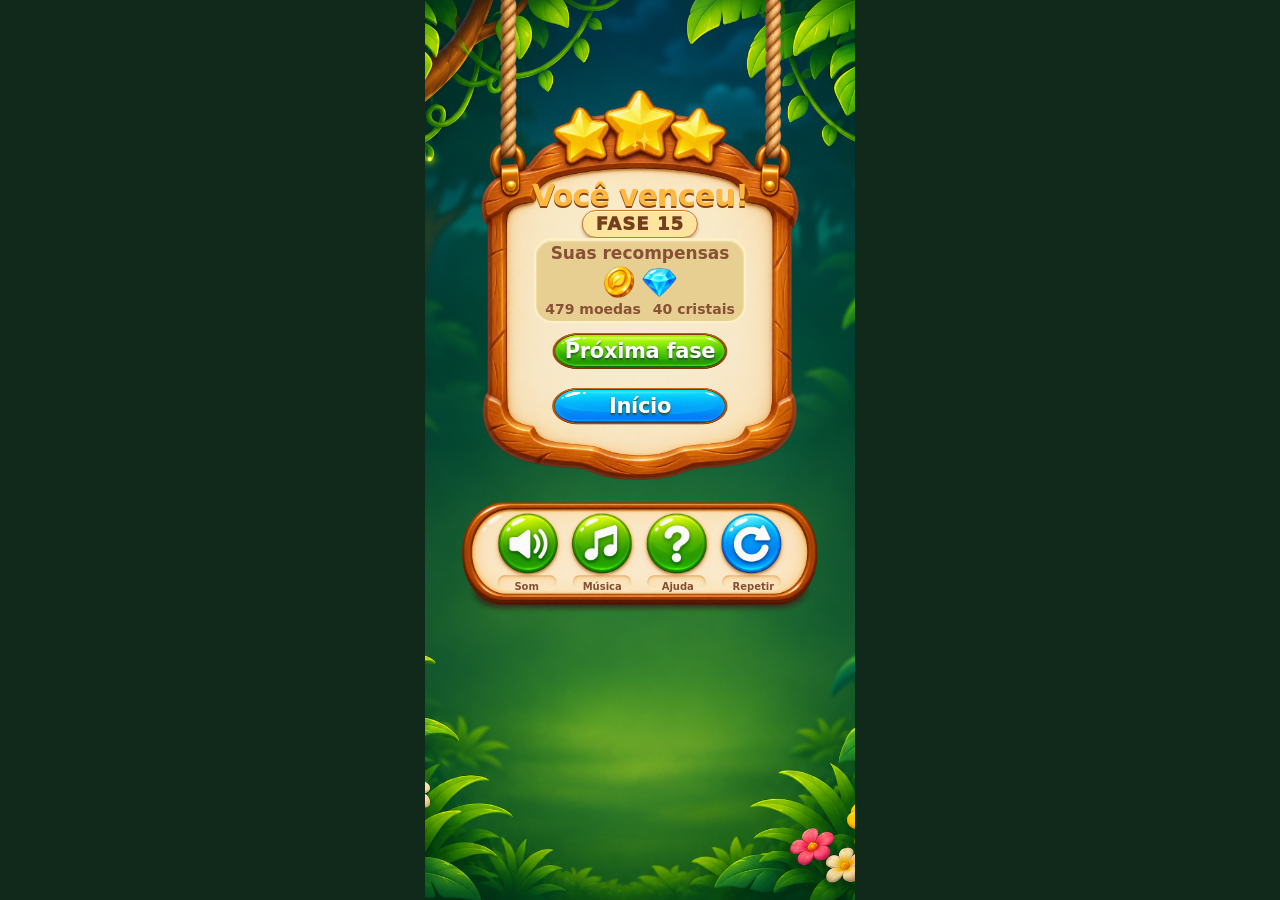
<file: prototype/victory.html>
<!doctype html>
<html lang="pt-BR">
<head>
  <meta charset="utf-8">
  <meta name="viewport" content="width=device-width, initial-scale=1, viewport-fit=cover">
  <meta name="theme-color" content="#18331d">
  <title>Vitória · Enviroment All</title>
  <style>
    :root { color-scheme: light; font-family: "Trebuchet MS", "Arial Rounded MT Bold", system-ui, sans-serif; color: #70452d; background: #10291a; }
    * { box-sizing: border-box; }
    body { margin: 0; min-height: 100svh; background: #10291a; }
    button, a { font: inherit; }
    .stage {
      position: relative;
      isolation: isolate;
      display: grid;
      place-items: center;
      width: min(100%, 430px);
      min-height: 100svh;
      margin: 0 auto;
      overflow: hidden;
      background: #12321f url("../assets/screens/victory-background.png") center / cover no-repeat;
      --board-width: min(76vw, 320px);
    }
    .leaf-layer { position: absolute; z-index: 2; inset: 0; overflow: hidden; pointer-events: none; }
    .falling-leaf { position: absolute; top: -12%; left: var(--left); width: clamp(17px, 5vw, 25px); height: auto; opacity: 0; animation: leaf-fall var(--duration) linear var(--delay) infinite; }
    .celebration-layer { position: absolute; z-index: 4; inset: 0; overflow: hidden; pointer-events: none; }
    .celebration-piece { position: absolute; top: -8%; left: var(--left); width: var(--size); height: calc(var(--size) * 1.5); border: 1px solid #fff7; border-radius: var(--rounding); background: var(--paint); opacity: 0; box-shadow: 0 2px 3px #14351d55; animation: confetti-rain var(--duration) cubic-bezier(.18,.55,.42,1) var(--delay) both; }
    .celebration-spark { width: auto; height: auto; border: 0; background: none; box-shadow: none; color: #fff8b2; font-size: var(--size); text-shadow: 0 0 12px #ffe681; }
    .victory-layout { position: relative; z-index: 3; display: flex; flex-direction: column; align-items: center; justify-content: flex-start; gap: clamp(8px, 1.4svh, 12px); width: 100%; min-height: 100svh; padding: 0 0 max(8px, env(safe-area-inset-bottom)); }
    .victory-board { position: relative; z-index: 2; flex: 0 0 auto; width: var(--board-width); aspect-ratio: 2 / 3; transform-origin: 50% 0; animation: board-entry 760ms cubic-bezier(.18,.83,.26,1.14) both; }
    .victory-board.is-settled { animation: board-sway 4.8s ease-in-out infinite; }
    .board-art { display: block; width: 100%; height: 100%; object-fit: contain; }
    .star-glint { position: absolute; z-index: 2; top: 25%; color: #fffbc5; font-size: clamp(18px, 6vw, 25px); opacity: 0; text-shadow: 0 0 10px #fff3a2,0 0 18px #ffb531; animation: glint-pop 1.05s ease-out var(--delay) both; pointer-events: none; }
    .star-glint--one { left: 22%; --delay: 350ms; }.star-glint--two { left: 48%; top: 21%; --delay: 520ms; }.star-glint--three { right: 22%; --delay: 680ms; }
    .star-orbit { position: absolute; z-index: 3; top: 27%; left: 47%; font-size: 18px; animation: orbit-twinkle 2.8s ease-in-out 850ms infinite; pointer-events: none; }
    .victory-title { position: absolute; top: 37.5%; left: 10%; right: 10%; margin: 0; color: #ffb83f; text-align: center; font-family: "Trebuchet MS", system-ui, sans-serif; font-size: clamp(24px, 6.6vw, 30px); line-height: 1.05; font-weight: 900; letter-spacing: -.025em; text-shadow: 0 2px 0 #854318; animation: title-pop 520ms cubic-bezier(.16,.82,.23,1.2) 300ms both; }
    .level { position: absolute; top: 43.8%; left: 50%; display: flex; align-items: center; justify-content: center; width: max-content; min-width: 98px; padding: 3px 13px; margin: 0; transform: translateX(-50%); border: 1px solid #c87935; border-radius: 999px; color: #743d1e; background: #ffe4a0; box-shadow: inset 0 1px 0 #fff9d9, 0 2px 3px #8c4a2570; text-align: center; font-family: "Trebuchet MS", system-ui, sans-serif; font-size: clamp(15px, 4vw, 18px); line-height: 1.1; font-weight: 1000; letter-spacing: .06em; text-transform: uppercase; text-shadow: none; }
    .reward-card { position: absolute; top: 49.5%; left: 17%; right: 17%; display: flex; flex-direction: column; align-items: center; justify-content: center; gap: 0; min-height: 16%; padding: 4px 7px; overflow: hidden; border: 2px solid #fff0c6; border-radius: 18px; color: #885135; background: #e7cf91; box-shadow: inset 0 1px 2px #fff9d7; animation: reward-arrive 620ms cubic-bezier(.18,.82,.24,1.15) 510ms both; }
    .reward-card::after { content: ""; position: absolute; inset: -25% auto -25% -70%; width: 45%; transform: skewX(-18deg); background: linear-gradient(90deg,transparent,#fff9c5aa,transparent); animation: reward-shimmer 3.8s ease-in-out 1.4s infinite; pointer-events: none; }
    .reward-card h2 { margin: 0; font-size: clamp(13px, 3.8vw, 17px); line-height: 1.15; }
    .reward-icons { display: block; width: clamp(90px, 30vw, 118px); max-height: 38px; object-fit: contain; animation: reward-bob 2s ease-in-out 1.1s infinite; }
    .reward-values { display: flex; justify-content: center; gap: 12px; margin: 0; font-size: clamp(11px, 3.35vw, 14px); font-weight: 900; white-space: nowrap; }
    .image-button { position: absolute; left: 22%; width: 56%; height: 9.2%; display: grid; place-items: center; padding: 0 8px; border: 0; border-radius: 26px; color: white; font-family: "Trebuchet MS", system-ui, sans-serif; font-size: clamp(15px, 4.7vw, 21px); font-weight: 900; letter-spacing: -.015em; text-shadow: 0 2px 2px #28522a; text-decoration: none; background-position: center; background-size: 100% 100%; background-repeat: no-repeat; cursor: pointer; transform-origin: center; animation: button-idle 2.4s ease-in-out 750ms infinite; transition: filter 120ms ease, transform 120ms ease; }
    .image-button:hover { animation-play-state: paused; filter: brightness(1.08); transform: translateY(-1px) scale(1.025); }
    .image-button:active { transform: translateY(2px); }
    .image-button:focus-visible { outline: 3px solid #fff4a2; outline-offset: 2px; }
    .next { top: 68.5%; background-image: url("../assets/ui/button-green-v2.png"); }
    .home { top: 80%; background-image: url("../assets/ui/button-blue-v2.png"); }
    .controls { position: relative; width: min(88vw, 374px); aspect-ratio: 2172 / 724; animation: controls-entry 520ms ease-out 420ms both; }
    .controls-art { display: block; width: 100%; height: 100%; object-fit: contain; }
    .control-actions { position: absolute; top: 14%; left: 9%; right: 9%; height: 48%; display: grid; grid-template-columns: repeat(4, 1fr); gap: 3px; }
    .icon-hit { justify-self: center; align-self: center; width: min(100%, 60px); aspect-ratio: 1; padding: 0; border: 0; border-radius: 50%; color: transparent; background: transparent; background-position: center; background-size: contain; background-repeat: no-repeat; cursor: pointer; transition: transform 150ms ease,filter 150ms ease; }
    .icon-hit:hover { transform: translateY(-2px) scale(1.06); filter: brightness(1.07); }
    .icon-hit:active { transform: translateY(1px) scale(.96); }
    .icon-hit[data-toggle="sound"][aria-pressed="false"], .icon-hit[data-toggle="music"][aria-pressed="false"] { width: min(100%, 60px); background-size: contain; }
    .icon-hit[data-toggle="sound"][aria-pressed="false"] { background-image: url("../assets/ui/sound-off-red-v2.png"); }
    .icon-hit[data-toggle="music"][aria-pressed="false"] { background-image: url("../assets/ui/music-off-red-v2.png"); }
    .icon-hit:focus-visible { outline: 3px solid #fff5a6; outline-offset: -2px; }
    .control-labels { position: absolute; left: 10%; right: 10%; bottom: 20%; display: grid; grid-template-columns: repeat(4, 1fr); gap: 3px; color: #855032; text-align: center; font-size: clamp(8px, 2.3vw, 10px); line-height: 1; font-weight: 900; pointer-events: none; }
    .status { position: absolute; width: 1px; height: 1px; padding: 0; margin: -1px; overflow: hidden; clip: rect(0,0,0,0); white-space: nowrap; border: 0; }
    dialog { width: min(86vw, 340px); padding: 22px; border: 4px solid #8c512e; border-radius: 24px; color: #70452d; text-align: center; background: #fff0c6; box-shadow: 0 12px 28px #10251d99; }
    dialog::backdrop { background: #10251d9c; }
    dialog h2 { margin: 0 0 8px; font-size: 22px; }
    dialog p { margin: 0 0 16px; font-size: 14px; line-height: 1.45; }
    .dialog-button { min-height: 42px; padding: 8px 18px; border: 0; border-radius: 22px; color: white; font-weight: 800; background: #168fc7; cursor: pointer; }
    @media (max-height: 700px) { .victory-layout { gap: 8px; padding-top: 0; padding-bottom: 8px; } .victory-board { width: min(76vw, 320px); } .controls { width: min(78vw, 330px); } }
    @media (max-height: 620px) { .victory-layout { gap: 6px; } .victory-board { width: min(66vw, 280px); } .controls { width: min(70vw, 300px); } }
    @media (prefers-reduced-motion: reduce) { *, *::before, *::after { transition: none !important; animation: none !important; } .falling-leaf { display: none; } }
    .app-reduced-motion .celebration-layer { display: none; }
    .app-reduced-motion *, .app-reduced-motion *::before, .app-reduced-motion *::after { animation: none !important; transition: none !important; }
    @keyframes board-entry { 0% { opacity: 0; transform: translateY(-34px) scale(.93); } 72% { opacity: 1; transform: translateY(3px) scale(1.015); } 100% { opacity: 1; transform: translateY(0) scale(1); } }
    @keyframes title-pop { 0% { opacity: 0; transform: translateY(8px) scale(.8); } 75% { opacity: 1; transform: translateY(-2px) scale(1.04); } 100% { opacity: 1; transform: translateY(0) scale(1); } }
    @keyframes controls-entry { from { opacity: 0; transform: translateY(22px); } to { opacity: 1; transform: translateY(0); } }
    @keyframes board-sway { 0%,100% { transform: rotate(-.45deg); } 50% { transform: rotate(.45deg); } }
    @keyframes glint-pop { 0% { opacity: 0; transform: scale(.1) rotate(-35deg); } 48% { opacity: 1; transform: scale(1.2) rotate(15deg); } 100% { opacity: 0; transform: scale(.7) rotate(35deg); } }
    @keyframes orbit-twinkle { 0%,100% { transform: translate(0,0) rotate(-10deg) scale(.8); opacity: .65; } 50% { transform: translate(17px,-12px) rotate(18deg) scale(1.2); opacity: 1; } }
    @keyframes reward-arrive { 0% { opacity: 0; transform: translateY(9px) scale(.92); } 75% { opacity: 1; transform: translateY(-2px) scale(1.025); } 100% { opacity: 1; transform: translateY(0) scale(1); } }
    @keyframes reward-shimmer { 0%,38% { left: -70%; } 70%,100% { left: 140%; } }
    @keyframes reward-bob { 0%,100% { transform: translateY(0); } 50% { transform: translateY(-3px); } }
    @keyframes confetti-rain { 0% { opacity: 0; transform: translate3d(0,-10vh,0) rotate(0) scale(.7); } 9% { opacity: .96; } 80% { opacity: .9; } 100% { opacity: 0; transform: translate3d(var(--drift),112svh,0) rotate(var(--spin)) scale(1.1); } }
    @keyframes button-idle { 0%, 100% { transform: translateY(0) scale(1); } 50% { transform: translateY(-2px) scale(1.035); } }
    @keyframes leaf-fall { 0% { opacity: 0; transform: translate3d(0, 0, 0) rotate(0); } 12% { opacity: .82; } 86% { opacity: .82; } 100% { opacity: 0; transform: translate3d(var(--drift), 112svh, 0) rotate(var(--turn)); } }
  </style>
</head>
<body>
  <main class="stage">
    <div class="leaf-layer" aria-hidden="true">
      <img class="falling-leaf" src="../assets/ui/falling-leaf.png" alt="" style="--left:7%;--duration:13s;--delay:-4s;--drift:34px;--turn:320deg">
      <img class="falling-leaf" src="../assets/ui/falling-leaf.png" alt="" style="--left:31%;--duration:16s;--delay:-10s;--drift:-22px;--turn:-330deg">
      <img class="falling-leaf" src="../assets/ui/falling-leaf.png" alt="" style="--left:76%;--duration:12s;--delay:-7s;--drift:28px;--turn:280deg">
      <img class="falling-leaf" src="../assets/ui/falling-leaf.png" alt="" style="--left:94%;--duration:15s;--delay:-12s;--drift:-26px;--turn:-300deg">
    </div>
    <div class="celebration-layer" id="celebrationLayer" aria-hidden="true"></div>
    <section class="victory-layout" aria-label="Resumo da fase concluída">
      <div class="victory-board">
        <img class="board-art" src="../assets/ui/victory-board-rope-v2.png" alt="">
        <span class="star-glint star-glint--one" aria-hidden="true">✦</span>
        <span class="star-glint star-glint--two" aria-hidden="true">✦</span>
        <span class="star-glint star-glint--three" aria-hidden="true">✦</span>
        <span class="star-orbit" aria-hidden="true">✨</span>
        <h1 class="victory-title">Você venceu!</h1>
        <p class="level" id="levelLabel">Fase 15</p>
        <section class="reward-card" aria-label="Recompensas recebidas">
          <h2>Suas recompensas</h2>
          <img class="reward-icons" src="../assets/ui/reward-icons.png" alt="Moeda de folha e cristal azul">
          <p class="reward-values"><span id="coinReward">500 moedas</span><span id="crystalReward">50 cristais</span></p>
        </section>
        <a class="image-button next" id="nextPhase" href="phases.html">Próxima fase</a>
        <a class="image-button home" href="menu.html">Início</a>
      </div>
      <div class="controls">
        <img class="controls-art" src="../assets/ui/victory-controls.png" alt="">
        <div class="control-actions" aria-label="Controles">
          <button class="icon-hit" type="button" aria-label="Desligar som" aria-pressed="true" data-toggle="sound">Som</button>
          <button class="icon-hit" type="button" aria-label="Desligar música" aria-pressed="true" data-toggle="music">Música</button>
          <button class="icon-hit" type="button" aria-label="Ajuda" data-toggle="help">Ajuda</button>
          <button class="icon-hit" type="button" aria-label="Repetir fase" data-toggle="replay">Repetir</button>
        </div>
        <div class="control-labels" aria-hidden="true"><span id="soundLabel">Som</span><span id="musicLabel">Música</span><span>Ajuda</span><span>Repetir</span></div>
      </div>
      <p class="status" id="status" role="status" aria-live="polite"></p>
    </section>
  </main>
  <dialog id="helpDialog" aria-labelledby="helpTitle">
    <h2 id="helpTitle">Boa prática desbloqueada!</h2>
    <p>Revise as escolhas da fase e veja como pequenas ações ajudam a reduzir resíduos e poluição.</p>
    <button class="dialog-button" type="button" id="closeHelp">Entendi</button>
  </dialog>
  <script src="game-audio.js"></script>
  <script>
    const victoryParams = new URLSearchParams(window.location.search);
    const completedPhase = Number(victoryParams.get("fase") || 15);
    const phaseNames = { recycling: "Reciclagem", pollution: "Poluição", "three-rs": "Os 3 Rs", planting: "Plantio", deforestation: "Floresta", restoration: "Floresta" };
    const phaseTheme = phaseNames[victoryParams.get("tema")];
    if (victoryParams.has("fase")) {
      const earnedStars = Math.max(1, Math.min(3, Number(victoryParams.get("estrelas") || 1)));
      document.querySelector("#levelLabel").textContent = phaseTheme ? `Fase ${completedPhase} · ${phaseTheme} · ${earnedStars}/3 ★` : `Fase ${completedPhase} · ${earnedStars}/3 ★`;
      document.querySelector("#coinReward").textContent = `${Number(victoryParams.get("moedas") || 0)} moedas`;
      document.querySelector("#crystalReward").textContent = `${Number(victoryParams.get("cristais") || 0)} cristais`;
      const nextButton = document.querySelector("#nextPhase");
      if (completedPhase < 15) {
        nextButton.href = `phase-play.html?fase=${completedPhase + 1}`;
        nextButton.textContent = `Fase ${completedPhase + 1}`;
      } else {
        nextButton.href = "phases.html#theme-bonus";
        nextButton.textContent = "Ver trilha";
        document.querySelector(".victory-title").textContent = "Trilha completa!";
      }
    }
    const status = document.querySelector("#status");
    const helpDialog = document.querySelector("#helpDialog");
    let savedSettings = {};
    try { savedSettings = JSON.parse(localStorage.getItem("enviromentAll.settings") || "{}"); } catch { savedSettings = {}; }
    const reduceMotion = savedSettings.reduceMotion === true || window.matchMedia("(prefers-reduced-motion: reduce)").matches;
    ["sound", "music"].forEach((kind) => {
      const key = kind === "sound" ? "soundOn" : "musicOn";
      const enabled = savedSettings[key] !== false;
      const button = document.querySelector(`[data-toggle="${kind}"]`);
      button.setAttribute("aria-pressed", String(enabled));
      button.setAttribute("aria-label", `${enabled ? "Desligar" : "Ligar"} ${kind === "sound" ? "som" : "música"}`);
      document.querySelector(kind === "sound" ? "#soundLabel" : "#musicLabel").textContent = enabled ? (kind === "sound" ? "Som" : "Música") : (kind === "sound" ? "Som off" : "Música off");
    });
    document.querySelectorAll("[data-toggle]").forEach((button) => {
      button.addEventListener("click", () => {
        const action = button.dataset.toggle;
        if (action === "help") { helpDialog.showModal(); return; }
        if (action === "replay") { window.location.href = "phase-play.html?fase=" + completedPhase; return; }
        const enabled = button.getAttribute("aria-pressed") !== "true";
        button.setAttribute("aria-pressed", String(enabled));
        const label = action === "sound" ? document.querySelector("#soundLabel") : document.querySelector("#musicLabel");
        label.textContent = enabled ? (action === "sound" ? "Som" : "Música") : (action === "sound" ? "Som off" : "Música off");
        button.setAttribute("aria-label", `${enabled ? "Desligar" : "Ligar"} ${action === "sound" ? "som" : "música"}`);
        savedSettings[action === "sound" ? "soundOn" : "musicOn"] = enabled;
        localStorage.setItem("enviromentAll.settings", JSON.stringify(savedSettings));
        window.EnviromentAudio?.setSetting(action === "sound" ? "soundOn" : "musicOn", enabled);
        status.textContent = `${action === "sound" ? "Som" : "Música"} ${enabled ? "ligado" : "desligado"}.`;
      });
    });
    document.querySelector("#closeHelp").addEventListener("click", () => helpDialog.close());
    helpDialog.addEventListener("click", (event) => { if (event.target === helpDialog) helpDialog.close(); });
    const celebrationLayer = document.querySelector("#celebrationLayer");
    const celebrationColors = ["#ffd34e", "#64d7ff", "#a2ed55", "#ff7b59", "#fff2a4", "#db91ff"];
    if (!reduceMotion) {
      for (let index = 0; index < 38; index++) {
        const particle = document.createElement("span");
        particle.className = "celebration-piece" + (index % 6 === 0 ? " celebration-spark" : "");
        if (index % 6 === 0) particle.textContent = "✦";
        particle.style.setProperty("--left", Math.round(Math.random() * 100) + "%");
        particle.style.setProperty("--size", index % 6 === 0 ? (12 + Math.random() * 12) + "px" : (5 + Math.random() * 8) + "px");
        particle.style.setProperty("--rounding", index % 3 === 0 ? "50%" : "2px");
        particle.style.setProperty("--paint", celebrationColors[index % celebrationColors.length]);
        particle.style.setProperty("--duration", (4.5 + Math.random() * 3) + "s");
        particle.style.setProperty("--delay", (Math.random() * 1.7) + "s");
        particle.style.setProperty("--drift", (Math.random() * 140 - 70) + "px");
        particle.style.setProperty("--spin", (Math.random() * 900 + 360) + "deg");
        celebrationLayer.append(particle);
      }
    }
    function countReward(selector, amount, suffix, delay) {
      const output = document.querySelector(selector);
      if (reduceMotion) {
        output.textContent = amount.toLocaleString("pt-BR") + " " + suffix;
        return;
      }
      const started = performance.now() + delay;
      const duration = 850;
      output.textContent = "0 " + suffix;
      function frame(now) {
        const progress = Math.max(0, Math.min(1, (now - started) / duration));
        const eased = 1 - Math.pow(1 - progress, 3);
        output.textContent = Math.round(amount * eased).toLocaleString("pt-BR") + " " + suffix;
        if (progress < 1) requestAnimationFrame(frame);
      }
      requestAnimationFrame(frame);
    }
    countReward("#coinReward", Number(victoryParams.get("moedas") ?? 500), "moedas", 520);
    countReward("#crystalReward", Number(victoryParams.get("cristais") ?? 50), "cristais", 720);
    document.querySelector(".victory-board").addEventListener("animationend", (event) => {
      if (event.animationName === "board-entry") event.currentTarget.classList.add("is-settled");
    });
    document.documentElement.classList.toggle("app-reduced-motion", savedSettings.reduceMotion === true);
    window.EnviromentAudio?.startMusic();
  </script>
</body>
</html>
</file>
<file: prototype/game-pages.css>
:root {
  color-scheme: light;
  font-family: "Trebuchet MS", "Arial Rounded MT Bold", system-ui, sans-serif;
  color: #70452d;
  background: #18331d;
}
* { box-sizing: border-box; }
body { margin: 0; min-height: 100svh; background: #18331d; }
button, input, select, a { font: inherit; }
button { color: inherit; }
.game-stage {
  position: relative;
  isolation: isolate;
  display: flex;
  align-items: center;
  justify-content: center;
  width: min(100%, 430px);
  min-height: 100svh;
  margin: 0 auto;
  padding: max(12px, env(safe-area-inset-top)) 16px max(18px, env(safe-area-inset-bottom));
  overflow-x: clip;
  background: #58bee9 url("../assets/screens/menu-background.png") center / cover no-repeat;
}
.game-leaves { position: absolute; z-index: 1; inset: 0; overflow: hidden; pointer-events: none; }
.game-leaf { position: absolute; top: -10%; left: var(--left); width: clamp(18px, 5vw, 25px); height: auto; opacity: 0; animation: game-leaf-fall var(--time) linear var(--delay) infinite; }
@keyframes game-leaf-fall { 0% { opacity: 0; transform: translateY(0) rotate(0); } 12%, 80% { opacity: .72; } 100% { opacity: 0; transform: translate(var(--drift), 112svh) rotate(var(--turn)); } }
.game-back {
  position: absolute;
  z-index: 5;
  top: max(12px, env(safe-area-inset-top));
  left: 12px;
  display: inline-flex;
  align-items: center;
  gap: 5px;
  min-height: 42px;
  padding: 0 14px 2px 10px;
  border: 2px solid #fff3c7;
  border-radius: 24px;
  color: #fff;
  background: linear-gradient(#45c7ed, #0877c9);
  box-shadow: 0 3px 0 #07538e, 0 5px 10px #17476a66;
  font-size: 13px;
  font-weight: 900;
  text-decoration: none;
  text-shadow: 0 1px 2px #17476a;
}
.game-back span:first-child { font-size: 23px; line-height: .8; }
.game-content { position: relative; z-index: 2; display: flex; flex-direction: column; align-items: center; gap: 12px; width: min(100%, 390px); padding-top: 4px; }
.game-logo { display: block; width: clamp(154px, 42vw, 184px); height: 68px; object-fit: contain; }
.game-heading {
  display: grid;
  place-items: center;
  width: min(100%, 360px);
  min-height: 58px;
  margin: 0;
  padding: 0 24px;
  color: #ffe9b5;
  text-align: center;
  font-size: clamp(18px, 5vw, 24px);
  line-height: 1.1;
  font-weight: 1000;
  letter-spacing: .025em;
  text-shadow: 0 2px 0 #623516, 0 1px 4px #422713;
  background: url("../assets/ui/menu-plank.png") center / 100% 100% no-repeat;
}
.game-panel {
  width: 100%;
  padding: clamp(14px, 4vw, 20px);
  border: 5px solid #8c512e;
  border-radius: 27px;
  color: #70452d;
  background: #fff1cfee;
  box-shadow: 0 6px 0 #5d321b, inset 0 2px 0 #fff9dc, 0 12px 22px #10251d55;
}
.panel-intro { margin: 0 0 14px; color: #8d5735; text-align: center; font-size: 14px; line-height: 1.4; font-weight: 800; }
.section-title { margin: 15px 0 8px; color: #87502b; font-size: 15px; line-height: 1.15; font-weight: 1000; }
.section-title:first-child { margin-top: 0; }
.soft-divider { height: 1px; margin: 14px 0; border: 0; background: #c89457aa; }
.game-actions { display: flex; flex-wrap: wrap; justify-content: center; gap: 10px; margin-top: 16px; }
.game-button { position: relative; display: inline-grid; place-items: center; min-width: 142px; min-height: 50px; padding: 0 18px; overflow: hidden; border: 3px solid #8c4b22; border-radius: 999px; color: #fff; text-align: center; font-size: 14px; font-weight: 1000; text-decoration: none; text-shadow: 0 2px 1px #375226; background-position: center; background-size: 100% 100%; background-repeat: no-repeat; box-shadow: 0 4px 0 #603516, inset 0 2px 0 #ffffffc9, inset 0 -3px 0 #00000029; cursor: pointer; transition: transform 140ms ease, filter 140ms ease; }
.game-button::before { content: ""; position: absolute; top: 5px; left: 15%; width: 28%; height: 4px; border-radius: 5px; background: #fff9d7c9; pointer-events: none; }
.game-button:hover { filter: brightness(1.07); transform: translateY(-1px); }
.game-button:active { transform: translateY(2px); }
.game-button:focus-visible, .game-back:focus-visible, .choice-card:focus-visible, .choice-chip:focus-visible, .rank-tab:focus-visible { outline: 3px solid #fff4a2; outline-offset: 3px; }
.game-button--green { background-image: linear-gradient(180deg, #9cf52e 0%, #65d90c 48%, #37ad06 100%); }
.game-button--blue { background-image: linear-gradient(180deg, #36e4fb 0%, #12b8ee 48%, #087bda 100%); }
.choice-grid { display: grid; grid-template-columns: repeat(2, minmax(0, 1fr)); gap: 10px; }
.choice-card {
  min-height: 94px;
  padding: 12px;
  border: 2px solid #d2a35c;
  border-radius: 17px;
  color: #70452d;
  text-align: left;
  background: #fff9e9;
  box-shadow: 0 3px 0 #b07838;
  cursor: pointer;
  transition: transform 140ms ease, border-color 140ms ease, background-color 140ms ease;
}
.choice-card strong { display: block; margin-bottom: 4px; font-size: 14px; }
.choice-card small { display: block; color: #8e6946; font-size: 11px; line-height: 1.25; }
.choice-card[aria-pressed="true"] { border-color: #4b9c2b; background: #e5f5c8; box-shadow: 0 3px 0 #347b20, inset 0 0 0 2px #a6d77a; }
.choice-chip {
  min-height: 38px;
  padding: 7px 12px;
  border: 2px solid #d2a35c;
  border-radius: 22px;
  color: #75492d;
  background: #fff9e9;
  font-size: 12px;
  font-weight: 900;
  cursor: pointer;
}
.choice-chip[aria-pressed="true"] { border-color: #4b9c2b; color: #255b26; background: #e5f5c8; }
.chip-row { display: flex; flex-wrap: wrap; gap: 7px; }
.setting-row { display: flex; align-items: center; justify-content: space-between; gap: 12px; min-height: 46px; padding: 8px 0; border-bottom: 1px solid #c8945766; }
.setting-row:last-child { border-bottom: 0; }
.setting-label { font-size: 14px; font-weight: 900; }
.setting-help { display: block; margin-top: 3px; color: #8d6947; font-size: 11px; font-weight: 600; }
.setting-control { display: inline-flex; flex: 0 0 auto; align-items: center; gap: 6px; }
.setting-state { min-width: 55px; color: #85502d; text-align: right; font-size: 10px; font-weight: 900; }
.game-switch { position: relative; flex: 0 0 auto; width: 54px; height: 30px; margin: 0; appearance: none; border: 2px solid #83462c; border-radius: 18px; background: #da3d37; box-shadow: inset 0 1px 3px #63352266; cursor: pointer; transition: background-color 150ms ease; }
.game-switch::before { content: ""; position: absolute; top: 3px; left: 3px; width: 20px; height: 20px; border: 2px solid #fff9e6; border-radius: 50%; background: #fff; box-shadow: 0 1px 2px #47301d55; transition: transform 150ms ease; }
.game-switch:checked { background: #55b72b; }
.game-switch:checked::before { transform: translateX(24px); }
.game-switch:focus-visible { outline: 3px solid #168fc7; outline-offset: 3px; }
.range-row { display: grid; grid-template-columns: 1fr auto; align-items: center; gap: 3px 12px; padding: 8px 0; }
.range-row label { font-size: 13px; font-weight: 900; }
.range-row output { color: #8b552c; font-size: 12px; font-weight: 900; }
.range-row input[type="range"] { grid-column: 1 / -1; width: 100%; accent-color: #62b52c; }
.language-select { min-height: 40px; padding: 0 12px; border: 2px solid #d2a35c; border-radius: 14px; color: #70452d; background: #fff9e9; font-size: 13px; font-weight: 800; }
.status-message { min-height: 18px; margin: 10px 0 0; color: #2d7a30; text-align: center; font-size: 12px; font-weight: 900; }
.achievement-summary { display: flex; align-items: center; justify-content: space-between; gap: 12px; margin-bottom: 12px; padding: 12px; border: 2px solid #e4c986; border-radius: 17px; background: #f6e2a8; }
.achievement-summary strong { color: #84502e; font-size: 14px; }
.achievement-summary span { color: #39852d; font-size: 13px; font-weight: 1000; }
.achievement-grid { display: grid; grid-template-columns: repeat(2, minmax(0, 1fr)); gap: 10px; }
.achievement-card { min-width: 0; padding: 11px; border: 2px solid #d2a35c; border-radius: 17px; background: #fff9e9; box-shadow: 0 3px 0 #b07838; }
.achievement-top { display: flex; align-items: center; gap: 8px; margin-bottom: 8px; }
.achievement-mark { display: grid; flex: 0 0 auto; place-items: center; width: 42px; height: 42px; border: 2px solid #9c5f2d; border-radius: 50%; background: #84cd39; box-shadow: inset 0 2px 0 #fff8bb; }
.achievement-mark img { width: 30px; height: 30px; object-fit: contain; }
.achievement-card.is-water .achievement-mark { background: #5bc7ed; }
.achievement-card.is-sun .achievement-mark { background: #ffc52e; }
.achievement-card.is-forest .achievement-mark { background: #58ad42; }
.achievement-card.is-clean .achievement-mark { background: #b1df55; }
.achievement-card.is-locked .achievement-mark { filter: grayscale(1); opacity: .58; }
.achievement-card h2 { margin: 0; color: #75462c; font-size: 12px; line-height: 1.15; }
.achievement-card p { min-height: 27px; margin: 0 0 7px; color: #8b6847; font-size: 10px; line-height: 1.25; }
.achievement-progress { display: flex; align-items: center; justify-content: space-between; gap: 7px; color: #765135; font-size: 10px; font-weight: 900; }
.achievement-progress progress { width: 64%; height: 9px; accent-color: #5eae2d; }
.rank-tabs { display: grid; grid-template-columns: repeat(3, 1fr); gap: 7px; margin-bottom: 13px; }
.rank-tab { min-height: 40px; border: 2px solid #c58b47; border-radius: 15px; color: #80502e; background: #ffe7ab; font-size: 12px; font-weight: 1000; cursor: pointer; }
.rank-tab[aria-pressed="true"] { border-color: #81431f; color: #fff4ce; background: #b97530; box-shadow: inset 0 2px 0 #f9d384; }
.league-card { display: flex; align-items: center; justify-content: space-between; gap: 10px; margin-bottom: 13px; padding: 12px; border: 2px solid #c9904a; border-radius: 17px; background: #f6e2a8; }
.league-card strong { display: block; color: #78492b; font-size: 14px; }
.league-card small { display: block; margin-top: 3px; color: #896341; font-size: 11px; }
.league-score { color: #1879b1; text-align: right; font-size: 13px; font-weight: 1000; white-space: nowrap; }
.ranking-list { display: grid; gap: 7px; margin: 0; padding: 0; list-style: none; }
.ranking-row { display: grid; grid-template-columns: 36px 38px minmax(0, 1fr) auto; align-items: center; gap: 8px; min-height: 61px; padding: 7px 9px; border: 1px solid #e3c891; border-radius: 15px; background: #fffaf0; }
.ranking-row.is-you { border: 2px solid #49a532; background: #eaf6d7; }
.rank-medal { display: grid; place-items: center; width: 34px; height: 34px; border: 2px solid #a36a2b; border-radius: 50%; color: #fff9db; background: #d69a2e; box-shadow: inset 0 1px 3px #fff6a8; font-size: 12px; font-weight: 1000; }
.ranking-row:nth-child(2) .rank-medal { border-color: #8f9898; color: #fff; background: #adb7b5; }
.ranking-row:nth-child(3) .rank-medal { border-color: #a65a25; background: #be762d; }
.rank-avatar { display: grid; place-items: center; width: 34px; height: 34px; border: 2px solid #fff; border-radius: 50%; color: #fff; background: #4daeca; box-shadow: 0 0 0 1px #508594; font-size: 11px; font-weight: 1000; }
.ranking-row:nth-child(2) .rank-avatar { background: #77ae58; }
.ranking-row:nth-child(3) .rank-avatar { background: #e49b54; }
.rank-name { overflow: hidden; color: #4a638b; font-size: 12px; font-weight: 1000; text-overflow: ellipsis; white-space: nowrap; }
.rank-sub { display: block; margin-top: 2px; color: #287ca3; font-size: 11px; }
.rank-points { color: #287ca3; font-size: 12px; font-weight: 1000; white-space: nowrap; }
.demo-note { margin: 11px 0 0; color: #8b6847; text-align: center; font-size: 10px; }
@media (max-width: 360px) { .game-stage { padding-inline: 10px; } .game-panel { padding: 12px; } .choice-card { padding: 9px; } .achievement-grid { gap: 7px; } .achievement-card { padding: 8px; } .ranking-row { grid-template-columns: 32px 32px minmax(0, 1fr) auto; gap: 6px; padding-inline: 6px; } }
@media (prefers-reduced-motion: reduce) { *, *::before, *::after { animation: none !important; transition: none !important; } .game-leaves { display: none; } }
.app-reduced-motion *, .app-reduced-motion *::before, .app-reduced-motion *::after { animation: none !important; transition: none !important; }
.app-reduced-motion .game-leaves { display: none; }
.app-large-text .game-panel { font-size: 1.08rem; }
.app-large-text .setting-label, .app-large-text .choice-card strong, .app-large-text .achievement-card h2, .app-large-text .rank-name { font-size: 1.08em; }

/* Wooden storybook treatment shared by the longer game screens. */
.game-stage { align-items: flex-start; }
.game-content { gap: 15px; padding-top: clamp(58px, 8svh, 76px); padding-bottom: 22px; }
.game-logo { filter: drop-shadow(0 4px 0 #78411e66); }
.game-heading { position: relative; isolation: isolate; min-height: 72px; margin-bottom: 3px; padding-inline: 34px; color: #fff4cc; font-size: clamp(18px, 4.9vw, 23px); line-height: 1.06; text-wrap: balance; filter: drop-shadow(0 5px 2px #18331d55); }
.game-heading::before, .game-heading::after { content: ""; position: absolute; z-index: 1; top: 50%; width: 15px; height: 15px; border: 2px solid #7b421e; border-radius: 50%; background: radial-gradient(circle at 34% 28%, #fff0ac 0 18%, #e0a33e 24% 60%, #9d5827 70%); box-shadow: 0 2px 0 #5b321a; transform: translateY(-50%); }
.game-heading::before { left: 13%; }
.game-heading::after { right: 13%; }
.game-panel { position: relative; border: 6px solid #985628; border-radius: 30px; background: linear-gradient(145deg, #fff5d8f5, #f7d991f2); box-shadow: 0 7px 0 #613718, inset 0 0 0 3px #edba6a, inset 0 3px 0 #fffce9, 0 13px 23px #10251d66; }
.game-panel { outline: 2px dashed #bd884c77; outline-offset: -13px; }
.panel-intro { color: #83512f; font-size: 13px; }
.section-title { position: relative; display: grid; place-items: center; min-height: 56px; margin: 16px 0 9px; padding: 5px 18px 7px; color: #fff0c7; text-align: center; font-size: 16px; text-shadow: 0 2px 0 #68391d; background: url("../assets/ui/menu-plank.png") center / 100% 100% no-repeat; filter: drop-shadow(0 3px 1px #6b3a1c55); }
.section-title:first-child { margin-top: 0; }
.game-button { min-height: 52px; font-size: 15px; filter: drop-shadow(0 3px 2px #61371844); }
.choice-card, .achievement-card, .ranking-row, .league-card, .achievement-summary { border: 3px solid #ad7137; background: linear-gradient(145deg, #fffdf2, #f7e4b6); box-shadow: 0 4px 0 #7d481f, inset 0 2px 0 #fff; }
.choice-card:hover, .choice-chip:hover, .rank-tab:hover { transform: translateY(-2px); }
.choice-card[aria-pressed="true"] { border-color: #4b9c2b; background: linear-gradient(145deg, #f1ffd9, #d8f0ad); box-shadow: 0 4px 0 #347b20, inset 0 0 0 2px #b8e17c; }
.choice-chip, .rank-tab { border: 2px solid #ad7137; box-shadow: 0 3px 0 #7d481f, inset 0 2px 0 #fff; transition: transform 140ms ease, filter 140ms ease; }
.choice-chip[aria-pressed="true"] { border-color: #4b9c2b; color: #255b26; background: linear-gradient(#efffd5, #b9e77c); }
.achievement-card { position: relative; overflow: hidden; }
.achievement-card::after { content: ""; position: absolute; top: -16px; right: -16px; width: 50px; height: 50px; border: 5px solid #e8bd64; border-radius: 50%; opacity: .42; }
.achievement-mark { border-width: 3px; box-shadow: 0 3px 0 #71441e, inset 0 2px 0 #fff8bb; }
.rank-tab[aria-pressed="true"] { border-color: #81431f; color: #fff4ce; background: linear-gradient(#e9aa4c, #a85a25); box-shadow: 0 3px 0 #633718, inset 0 2px 0 #f9d384; }
.ranking-row { min-height: 66px; }
.game-back { box-shadow: 0 3px 0 #07538e, 0 5px 10px #17476a66, inset 0 2px 0 #ffffff80; transition: transform 140ms ease, filter 140ms ease; }
.game-back:hover { filter: brightness(1.08); transform: translateY(-2px); }

/* Scroll reveals make each sign feel lowered into view on a vine. */
.scroll-sign { opacity: 0; transform: translateY(52px) rotate(-1.5deg) scale(.97); transform-origin: 50% 0; transition: opacity 520ms ease, transform 700ms cubic-bezier(.18,.8,.22,1); }
.scroll-sign.is-visible { opacity: 1; transform: translateY(0) rotate(0) scale(1); animation: sign-settle 760ms ease-out both; animation-delay: var(--reveal-delay, 0ms); }
@keyframes sign-settle { 0% { transform: translateY(32px) rotate(-2deg) scale(.97); } 55% { transform: translateY(-5px) rotate(1deg) scale(1.01); } 78% { transform: translateY(2px) rotate(-.5deg) scale(1); } 100% { transform: translateY(0) rotate(0) scale(1); } }
.scroll-sign:nth-child(3n) { --reveal-delay: 70ms; }
.scroll-sign:nth-child(3n + 1) { --reveal-delay: 130ms; }
.app-reduced-motion .scroll-sign { opacity: 1; transform: none; }

.mission-grid, .shop-grid { display: grid; grid-template-columns: 1fr; gap: 14px; }
.mission-card, .shop-card { position: relative; overflow: hidden; border: 4px solid #9a5b2d; border-radius: 22px; background: linear-gradient(145deg, #fffdf2, #f5e0ae); box-shadow: 0 5px 0 #633718, inset 0 2px 0 #fff; }
.mission-card { display: grid; grid-template-columns: 76px minmax(0, 1fr); align-items: center; gap: 11px; min-height: 124px; padding: 12px; }
.mission-badge, .shop-art { display: block; flex: 0 0 auto; background-image: url("../assets/ui/environment-mission-badges.png"); background-repeat: no-repeat; background-size: 300% 200%; filter: drop-shadow(0 3px 2px #58351955); }
.mission-badge { width: 74px; aspect-ratio: 1; }
.sprite-1 { background-position: 0 0; } .sprite-2 { background-position: 50% 0; } .sprite-3 { background-position: 100% 0; }
.sprite-4 { background-position: 0 100%; } .sprite-5 { background-position: 50% 100%; } .sprite-6 { background-position: 100% 100%; }
.mission-copy h2, .shop-card h2 { margin: 0 0 4px; color: #704226; font-size: 15px; line-height: 1.15; text-shadow: 0 1px 0 #fff; }
.mission-copy p, .shop-card p { margin: 0; color: #8b6847; font-size: 11px; line-height: 1.35; }
.mission-meta { display: flex; align-items: center; justify-content: space-between; gap: 8px; margin-top: 8px; }
.mission-meta small { color: #357b2a; font-size: 10px; font-weight: 1000; }
.mission-meta .game-button { min-width: 104px; min-height: 39px; padding-inline: 10px; font-size: 11px; }
.mission-progress { width: 100%; height: 8px; margin-top: 7px; accent-color: #59ae2f; }
.mission-tag { display: inline-block; margin-bottom: 4px; padding: 3px 7px; border: 1px solid #d5a454; border-radius: 12px; color: #87502b; background: #ffe9a9; font-size: 9px; font-weight: 1000; text-transform: uppercase; letter-spacing: .04em; }
.wallet-card { display: flex; align-items: center; justify-content: space-between; gap: 12px; margin-bottom: 13px; padding: 12px; border: 3px solid #9a5b2d; border-radius: 18px; background: linear-gradient(#fff1c5, #f2d286); box-shadow: 0 4px 0 #633718, inset 0 2px 0 #fff; }
.wallet-card img { width: 88px; height: 34px; object-fit: contain; }
.wallet-values { display: flex; gap: 12px; color: #73472c; font-size: 12px; font-weight: 1000; }
.wallet-values span { white-space: nowrap; }
.shop-filters { display: flex; gap: 8px; margin-bottom: 12px; overflow-x: auto; padding: 2px 2px 5px; }
.shop-filter { min-height: 37px; padding: 0 13px; border: 2px solid #ad7137; border-radius: 19px; color: #80502e; background: linear-gradient(#fff4d0, #edc46e); box-shadow: 0 3px 0 #7d481f; font-size: 11px; font-weight: 1000; white-space: nowrap; cursor: pointer; }
.shop-filter[aria-pressed="true"] { color: #fff8dc; background: linear-gradient(#62c63c, #318c27); }
.shop-grid { grid-template-columns: repeat(2, minmax(0, 1fr)); gap: 11px; }
.shop-card { display: flex; flex-direction: column; align-items: center; min-width: 0; padding: 10px 8px; text-align: center; }
.shop-art { width: min(100%, 108px); aspect-ratio: 1; background-image: url("../assets/ui/eco-shop-items.png"); background-size: 300% 200%; }
.shop-card h2 { margin-top: 4px; font-size: 12px; }
.shop-card p { min-height: 30px; font-size: 10px; }
.shop-price { display: flex; align-items: center; justify-content: center; gap: 4px; min-height: 26px; color: #80502e; font-size: 11px; font-weight: 1000; }
.shop-price b { color: #38862e; }
.shop-card .game-button { width: 100%; min-width: 0; min-height: 40px; margin-top: auto; padding: 0 6px; font-size: 11px; }
.shop-card .game-button:disabled { filter: grayscale(.18) brightness(.94); cursor: default; }
.shop-card.is-owned { border-color: #5c9f34; background: linear-gradient(#f7ffdf, #d8efab); }
.shop-card[hidden] { display: none; }
.status-message.is-error { color: #bf382c; }
.mission-footer, .shop-footer { margin: 14px 0 0; color: #896341; text-align: center; font-size: 10px; }
.phase-context { margin: 0 0 12px; padding: 10px 13px; border: 2px solid #d59e4b; border-radius: 15px; color: #754526; text-align: center; font-size: 13px; font-weight: 1000; background: linear-gradient(#fff2c7,#f2d67e); box-shadow: inset 0 2px 0 #fff; }
.phase-stage { background: radial-gradient(ellipse at 50% 15%, #e8fcff 0, #9ae6f3 39%, transparent 66%), linear-gradient(180deg, #68c9ed 0%, #bceff0 40%, #dff3ad 74%, #73ca55 100%); }
.phase-stage::before, .phase-stage::after { content: ""; position: absolute; z-index: 0; width: 165px; height: 165px; border-radius: 50%; background: #ffffff55; filter: blur(2px); pointer-events: none; }
.phase-stage::before { top: 90px; left: -115px; box-shadow: 70px 64px 0 -26px #fff8; }
.phase-stage::after { top: 610px; right: -126px; box-shadow: -76px 78px 0 -22px #fff8; }
.phase-content { width: min(100%, 410px); gap: 16px; }
.phase-hero { width: min(100%, 380px); padding: 16px 17px 14px; border: 5px solid #8f4e25; border-radius: 25px; color: #71452b; text-align: center; background: linear-gradient(#fff5d9, #f1d48c); box-shadow: 0 6px 0 #613718, inset 0 0 0 3px #f9e9b4, inset 0 2px 0 #fff, 0 10px 18px #173b2b55; }
.phase-eyebrow { margin: 0 0 4px; color: #359c34; font-size: 10px; font-weight: 1000; letter-spacing: .16em; }
.phase-hero h1 { margin: 0; color: #f2a223; font-size: clamp(21px,6vw,28px); line-height: 1.05; text-shadow: 0 2px 0 #87431f, 0 3px 0 #ffe8a7; }
.phase-hero > p:not(.phase-eyebrow) { margin: 7px 0 12px; color: #795035; font-size: 12px; font-weight: 800; line-height: 1.3; }
.trail-progress { display: flex; align-items: center; gap: 9px; padding: 8px 10px; border: 2px solid #c38a41; border-radius: 16px; text-align: left; background: #fff0bd; box-shadow: inset 0 2px 0 #fff; }
.trail-progress > span:first-child { font-size: 23px; filter: drop-shadow(0 2px 0 #9c551d); }
.trail-progress div { display: flex; flex: 1; flex-direction: column; gap: 2px; }
.trail-progress b { color: #71452b; font-size: 12px; }
.trail-progress small { color: #8d6947; font-size: 10px; }
.trail-progress-count { color: #328a2c; font-size: 11px; font-weight: 1000; }
.world-section { position: relative; width: min(100%, 390px); padding: 11px 12px 12px; overflow: hidden; border: 5px solid #95562b; border-radius: 27px; background: linear-gradient(155deg,#f9f3cded,#d4f1b4ef); box-shadow: 0 6px 0 #623719, inset 0 0 0 3px #fff6d4, 0 12px 17px #173b2b48; }
.world-section::after { content: ""; position: absolute; top: 8px; right: 14px; width: 36px; height: 12px; border-top: 3px solid #fff9; border-radius: 50%; transform: rotate(-12deg); pointer-events: none; }
.world-banner { position: relative; z-index: 1; display: flex; align-items: center; gap: 9px; min-height: 58px; padding: 6px 10px; border: 3px solid #855020; border-radius: 20px; color: #fff6d6; background: linear-gradient(180deg,#f6be48,#c97920); box-shadow: 0 4px 0 #774018, inset 0 2px 0 #fff5be; text-shadow: 0 2px 0 #784019; }
.world-icon { display: grid; flex: 0 0 auto; place-items: center; width: 42px; height: 42px; border: 2px solid #fff1a5; border-radius: 50%; background: linear-gradient(#b5ec61,#51b633); box-shadow: 0 3px 0 #387c28; font-size: 24px; text-shadow: none; }
.world-banner > div { flex: 1; min-width: 0; }
.world-banner small { display: block; font-size: 8px; font-weight: 1000; letter-spacing: .11em; }
.world-banner h2 { margin: 1px 0 0; font-size: clamp(14px,4vw,17px); line-height: 1.08; }
.world-stamp { font-size: 22px; filter: drop-shadow(0 2px 0 #8a4c20); }
.world-intro { min-height: 29px; margin: 8px 4px 2px; color: #775033; text-align: center; font-size: 11px; font-weight: 800; line-height: 1.3; }
.phase-route { position: relative; height: 220px; margin: 0 1px; }
.phase-route--bonus { height: 540px; margin-top: 4px; }
.phase-road { position: absolute; inset: 0; width: 100%; height: 100%; overflow: visible; }
.road-edge { fill: none; stroke: #a96b32; stroke-width: 18; stroke-linecap: round; opacity: .75; }
.road-center { fill: none; stroke: #ffe4a0; stroke-width: 10; stroke-linecap: round; stroke-dasharray: 2 14; }
.phase-stop { position: absolute; z-index: 2; display: flex; flex-direction: column; align-items: center; width: 132px; padding: 0; border: 0; color: #71452b; text-align: center; text-decoration: none; background: transparent; cursor: pointer; }
.phase-stop--right { top: 1px; right: 0; }
.phase-stop--left { bottom: 0; left: 0; }
.phase-stop--bonus-1 { top: 0; left: 0; }
.phase-stop--bonus-2 { top: 112px; right: 0; }
.phase-stop--bonus-3 { top: 220px; left: 0; }
.phase-stop--bonus-4 { top: 328px; right: 0; }
.phase-stop--bonus-5 { top: 432px; left: 0; }
.phase-node { position: relative; display: grid; place-items: center; width: 70px; height: 70px; border: 5px solid #a45a23; border-radius: 50%; background: radial-gradient(circle at 34% 23%, #fffbc4 0 7%, #ffd745 9% 46%, #f29712 72%, #cf5b13 100%); box-shadow: 0 5px 0 #75401c, inset 0 3px 0 #fff9bf, inset 0 -4px 0 #b74b12, 0 7px 8px #63371966; transform: rotate(-4deg); transition: transform 180ms ease, filter 180ms ease; }
.phase-number { color: #fffdf1; font-size: 27px; font-weight: 1000; line-height: 1; text-shadow: 0 2px 0 #944313, 0 3px 3px #70370e; }
.phase-stars { position: absolute; bottom: -8px; left: 50%; width: 76px; padding: 2px 3px; border: 2px solid #92501f; border-radius: 12px; color: #fffbea; background: linear-gradient(#62c443,#318b2a); box-shadow: 0 2px 0 #5b3318; font-size: 9px; letter-spacing: .02em; transform: translateX(-50%); text-shadow: 0 1px 0 #75401e; }
.phase-label { display: flex; flex-direction: column; align-items: center; gap: 2px; max-width: 132px; margin-top: 12px; padding: 4px 7px; border: 2px solid #b67739; border-radius: 12px; background: #fff4d6ed; box-shadow: 0 3px 0 #77451f; }
.phase-label b { font-size: 10px; line-height: 1.1; }
.phase-label small { color: #8a6542; font-size: 8px; line-height: 1.1; }
.phase-stop.is-current .phase-node { animation: current-level-bob 1.9s ease-in-out infinite; box-shadow: 0 0 0 5px #fff7ab95, 0 5px 0 #75401c, inset 0 3px 0 #fff9bf, inset 0 -4px 0 #b74b12, 0 8px 11px #63371977; }
.phase-stop.is-current .phase-label { border-color: #4c9f2e; }
.phase-stop.is-locked { cursor: not-allowed; }
.phase-stop.is-locked .phase-node { background: radial-gradient(circle at 34% 22%, #fff 0 7%, #cbd6d5 9% 44%, #869995 76%, #637c75 100%); filter: saturate(.55); }
.phase-stop.is-locked .phase-number { color: #f7f8ec; text-shadow: 0 2px 0 #546d65; }
.phase-lock { position: absolute; right: -5px; top: -5px; display: grid; place-items: center; width: 25px; height: 25px; border: 2px solid #fff4c9; border-radius: 50%; background: #5d716e; font-size: 12px; box-shadow: 0 2px 0 #433d2b; }
.phase-stop:not(.is-locked):hover .phase-node { transform: translateY(-3px) rotate(2deg) scale(1.05); filter: brightness(1.05); }
.phase-stop:focus-visible { outline: 3px solid #fff9c4; outline-offset: 4px; border-radius: 20px; }
.phase-treasure { position: absolute; top: 48%; left: 50%; z-index: 1; display: grid; place-items: center; width: 42px; height: 42px; border: 2px solid #c98a37; border-radius: 14px; background: #fff2b9; box-shadow: 0 3px 0 #71421f; font-size: 23px; transform: translate(-50%,-50%) rotate(7deg); }
.world-recycling .world-banner { background: linear-gradient(#92d552,#4d9d36); }
.world-pollution .world-banner { background: linear-gradient(#55cde9,#2489bb); }
.world-three-rs .world-banner { background: linear-gradient(#f5c34e,#d77b22); }
.world-planting .world-banner { background: linear-gradient(#a4d95a,#58a537); }
.world-forest .world-banner { background: linear-gradient(#50a957,#216c43); }
.world-pollution .world-icon { background: linear-gradient(#bbf2ff,#56c7e9); }
.world-three-rs .world-icon { background: linear-gradient(#ffe29a,#f3a42a); }
.world-planting .world-icon { background: linear-gradient(#d7f98a,#79c841); }
.world-forest .world-icon { background: linear-gradient(#a8e57c,#42a34f); }
.world-bonus .world-banner { background: linear-gradient(#bb88ed,#8150c3); }
.world-bonus .world-icon { background: linear-gradient(#fff0a7,#e8a62d); }
.phase-map-footer { width: min(100%,380px); margin: 0 0 20px; padding: 11px; border: 2px solid #9b622e; border-radius: 18px; color: #6f4a2c; text-align: center; background: #fff0cce8; box-shadow: 0 4px 0 #633718; font-size: 11px; font-weight: 900; }
@keyframes current-level-bob { 0%, 100% { transform: translateY(0) rotate(-4deg); } 50% { transform: translateY(-5px) rotate(2deg); } }
@media (max-width: 360px) { .mission-card { grid-template-columns: 64px minmax(0, 1fr); gap: 8px; padding: 9px; } .mission-badge { width: 62px; } .mission-copy h2 { font-size: 13px; } .shop-grid { gap: 8px; } }
@media (max-width: 360px) { .world-section { padding-inline: 8px; } .world-banner { padding-inline: 7px; } .world-icon { width: 36px; height: 36px; font-size: 20px; } .phase-stop { width: 120px; } .phase-node { width: 64px; height: 64px; } .phase-label { max-width: 120px; } }
@media (min-height: 850px) { .game-content { gap: 18px; } }
@media (prefers-reduced-motion: reduce) { .scroll-sign, .scroll-sign.is-visible { opacity: 1; transform: none; animation: none !important; } }
</file>
<file: prototype/phase-play.css>
.phase-play-stage { background: radial-gradient(ellipse at 50% 12%, #f2ffff 0, #b2f1f2 35%, transparent 70%), linear-gradient(#4fc4eb, #bdeef0 58%, #87d25b); }
.phase-play-content { width: min(100%, 410px); gap: 12px; padding-top: max(57px, 7svh); }
.play-logo { width: clamp(130px, 37vw, 158px); height: 56px; margin-bottom: -3px; }
.play-hud { width: 100%; padding: 10px 13px 12px; border: 4px solid #885026; border-radius: 20px; background: linear-gradient(#fff4c7,#f1cf7f); box-shadow: 0 5px 0 #603516, inset 0 2px 0 #fff9d8; }
.play-hud-row { display: flex; align-items: center; gap: 9px; }
.play-world-icon { display: grid; flex: 0 0 auto; place-items: center; width: 42px; height: 42px; border: 3px solid #fff2bd; border-radius: 50%; background: linear-gradient(#b5ec61,#50ad35); box-shadow: 0 3px 0 #77451e; font-size: 22px; }
.play-hud-copy { display: flex; flex: 1; flex-direction: column; gap: 2px; color: #71452b; }
.play-hud-copy small { color: #388d37; font-size: 9px; font-weight: 1000; letter-spacing: .1em; }
.play-hud-copy strong { font-size: 13px; line-height: 1.1; }
.play-xp { padding: 6px 8px; border: 2px solid #d29333; border-radius: 14px; color: #80502c; background: #fff8da; font-size: 10px; font-weight: 1000; white-space: nowrap; }
.play-progress-track { height: 9px; margin-top: 9px; overflow: hidden; border: 2px solid #84502d; border-radius: 8px; background: #ddc17c; box-shadow: inset 0 1px 2px #68411c77; }
.play-progress-track span { display: block; width: 0; height: 100%; border-radius: inherit; background: linear-gradient(90deg,#c1f35e,#45c532); transition: width 450ms cubic-bezier(.2,.8,.2,1); }
.play-intro { width: 100%; padding: 11px 14px; border: 4px solid #9a5a2d; border-radius: 21px; background: linear-gradient(145deg,#fff9e5,#f4dfab); box-shadow: 0 5px 0 #603516, inset 0 2px 0 #fff; text-align: center; }
.play-eyebrow { margin: 0 0 3px; color: #3d9630; font-size: 9px; font-weight: 1000; letter-spacing: .12em; }
.play-intro h1 { margin: 0; color: #ee9c21; font-size: clamp(20px,5.6vw,25px); line-height: 1.08; text-shadow: 0 2px 0 #77421f, 0 3px 0 #ffe9b1; }
.play-intro > p:not(.play-eyebrow) { margin: 5px 0 8px; color: #795333; font-size: 11px; font-weight: 800; line-height: 1.3; }
.play-learning { display: flex; align-items: flex-start; gap: 7px; padding: 7px 9px; border: 2px solid #e2bd61; border-radius: 14px; background: #fff0bd; text-align: left; }
.learning-star { color: #f0a816; font-size: 19px; line-height: 1; text-shadow: 0 1px 0 #9c571e; }
.play-learning p { margin: 0; color: #77502f; font-size: 10px; line-height: 1.35; font-weight: 700; }
.phase-arena { width: 100%; overflow: hidden; border: 5px solid #8a4d27; border-radius: 26px; background: linear-gradient(#fff3c8,#efcf82); box-shadow: 0 6px 0 #603516, 0 12px 18px #29492755; }
.phase-scene { position: relative; height: clamp(260px, 78vw, 310px); overflow: hidden; background-image: url("../assets/screens/phase-worlds-atlas.png"); background-size: 200% 300%; background-repeat: no-repeat; isolation: isolate; animation: scenic-drift 18s ease-in-out infinite alternate; }
.phase-scene::before { content: ""; position: absolute; z-index: -1; inset: 0; background: linear-gradient(180deg,#031b1c05 35%,#10271685 100%); }
.phase-scene::after { content: ""; position: absolute; z-index: -1; inset: 0; background: linear-gradient(120deg,#fff5 0 2%,transparent 16% 79%,#fff4); mix-blend-mode: soft-light; }
.scene-recycling { --scene-x: 0%; background-position: 0 0; }
.scene-pollution { --scene-x: 100%; background-position: 100% 0; }
.scene-three-rs { --scene-x: 0%; background-position: 0 50%; }
.scene-planting { --scene-x: 100%; background-position: 100% 50%; }
.scene-deforestation { --scene-x: 0%; background-position: 0 100%; }
.scene-restoration { --scene-x: 100%; background-position: 100% 100%; }
.scene-glow { position: absolute; top: 12%; left: 12%; width: 72px; height: 72px; border-radius: 50%; background: #fff9b4aa; filter: blur(18px); animation: sun-breathe 3.5s ease-in-out infinite alternate; }
.scene-sparkle { position: absolute; color: #fffbbe; font-size: 25px; text-shadow: 0 0 12px #fff7ae; animation: sparkle 2.4s ease-in-out infinite; }
.sparkle-one { top: 24%; right: 19%; }
.sparkle-two { top: 52%; left: 19%; animation-delay: .9s; }
.scene-creature { position: absolute; right: 9%; bottom: 22%; font-size: 40px; filter: drop-shadow(0 4px 2px #24371e88); animation: creature-float 2.7s ease-in-out infinite; }
.scene-caption { position: absolute; right: 9px; bottom: 7px; padding: 4px 8px; border: 1px solid #fff8; border-radius: 10px; color: #fffbe7; background: #203e2da6; font-size: 9px; font-weight: 900; text-shadow: 0 1px 2px #173321; }
.activity-area { padding: 12px; }
.activity-heading { display: flex; align-items: center; justify-content: space-between; gap: 8px; margin: 0 0 9px; color: #75482a; font-size: 13px; line-height: 1.15; }
.activity-heading small { color: #398d32; font-size: 10px; white-space: nowrap; }
.question-card { display: flex; align-items: center; gap: 10px; margin-bottom: 10px; padding: 10px; border: 2px solid #d5a552; border-radius: 17px; background: #fff8df; box-shadow: inset 0 2px 0 #fff; animation: card-arrive 340ms ease-out both; }
.question-art { display: grid; flex: 0 0 auto; place-items: center; width: 50px; height: 50px; border: 3px solid #fff1b5; border-radius: 16px; background: linear-gradient(#9de45c,#58ae39); box-shadow: 0 3px 0 #75451f; font-size: 28px; animation: icon-bop 2.6s ease-in-out infinite; }
.question-copy { flex: 1; color: #674326; font-size: 12px; line-height: 1.32; font-weight: 1000; }
.answer-grid { display: grid; grid-template-columns: repeat(2, minmax(0,1fr)); gap: 8px; }
.answer-button { position: relative; display: grid; place-items: center; min-height: 46px; padding: 7px 9px; border: 3px solid #a96a34; border-radius: 17px; color: #71452b; background: linear-gradient(#fffdf1,#f3d998); box-shadow: 0 4px 0 #78451e,inset 0 2px 0 #fff; text-align: center; font-size: 11px; font-weight: 1000; cursor: pointer; transition: transform 130ms ease,filter 130ms ease; }
.answer-button:hover:not(:disabled) { transform: translateY(-2px); filter: brightness(1.05); }
.answer-button:active:not(:disabled) { transform: translateY(2px); }
.answer-button.is-correct { border-color: #3d9738; color: #fff; background: linear-gradient(#9ce94f,#41b53a); text-shadow: 0 1px 2px #245c26; animation: answer-pop 420ms ease-out; }
.answer-button.is-wrong { border-color: #b94a31; color: #fff; background: linear-gradient(#fa9971,#db4f3a); text-shadow: 0 1px 2px #763122; animation: answer-wiggle 330ms ease-in-out; }
.answer-button:disabled { cursor: default; }
.activity-feedback { min-height: 22px; margin: 0 12px 8px; color: #357c2d; text-align: center; font-size: 11px; line-height: 1.3; font-weight: 900; }
.activity-feedback.is-wrong { color: #a94630; }
.next-question { width: 100%; min-height: 46px; margin-top: 9px; }
.sorting-item { display: flex; flex-direction: column; align-items: center; gap: 6px; margin: 2px 0 10px; padding: 10px; border: 3px solid #d49a4b; border-radius: 18px; background: linear-gradient(#fff9e4,#f2d38a); box-shadow: 0 4px 0 #77431e; animation: item-hop 1.8s ease-in-out infinite; }
.sorting-item span { font-size: 42px; filter: drop-shadow(0 3px 2px #61401d55); }
.sorting-item strong { color: #684426; font-size: 12px; }
.bin-grid { display: grid; grid-template-columns: repeat(3,minmax(0,1fr)); gap: 7px; }
.bin-button { display: flex; min-height: 62px; flex-direction: column; align-items: center; justify-content: center; gap: 3px; padding: 5px; border: 3px solid #fff3ce; border-radius: 16px; color: #fff; box-shadow: 0 4px 0 #6d4628, inset 0 2px 0 #ffffff88; text-shadow: 0 1px 2px #283a29; font-size: 9px; font-weight: 1000; cursor: pointer; transition: transform 130ms ease,filter 130ms ease; }
.bin-button:hover { transform: translateY(-3px); filter: brightness(1.08); }
.bin-button span:first-child { font-size: 18px; }
.bin-paper { background: linear-gradient(#50a9ef,#176ac5); }.bin-plastic { background: linear-gradient(#f45f59,#c52732); }.bin-glass { background: linear-gradient(#64c653,#278f42); }.bin-metal { background: linear-gradient(#ffda51,#d68a14); }.bin-organic { background: linear-gradient(#b97542,#7b482b); }.bin-residual { background: linear-gradient(#a4a59d,#686c64); }
.sort-progress { margin: -2px 0 9px; color: #53933a; text-align: center; font-size: 10px; font-weight: 1000; }
.sorting-note,.safety-note { margin: 8px 3px 0; color: #765132; text-align: center; font-size: 9px; line-height: 1.3; }
.cleanup-board { position: relative; height: 140px; margin-bottom: 10px; border: 2px solid #fff7c4; border-radius: 18px; background: #39bada44; overflow: hidden; }
.cleanup-board { height: 190px; background: linear-gradient(180deg,#a9edf6,#41bed5 70%,#e7d98a 71%); }
.cleanup-target { position: absolute; z-index: 2; display: grid; place-items: center; width: 42px; height: 42px; border: 2px solid #fff; border-radius: 50%; background: linear-gradient(#ffda66,#ec8b27); box-shadow: 0 3px 0 #895226; font-size: 23px; cursor: grab; animation: litter-drift 3.2s ease-in-out infinite alternate; transition: opacity 220ms ease,transform 250ms ease; touch-action: none; }
.cleanup-target.is-selected { outline: 4px solid #42c3e5; transform: scale(1.13); }
.cleanup-target.is-collected { opacity: 0; transform: scale(1.8) rotate(25deg); pointer-events: none; }
.cleanup-net { position: absolute; z-index: 1; right: 8px; bottom: 7px; min-height: 48px; padding: 5px 12px; border: 3px solid #79502d; border-radius: 18px; color: #70452b; background: linear-gradient(#fff2bd,#e8bd65); box-shadow: 0 4px 0 #704326; font-size: 10px; font-weight: 1000; animation: net-sway 2.2s ease-in-out infinite; }
.cleanup-counter { margin: 0 0 7px; color: #306e7b; text-align: center; font-size: 10px; font-weight: 1000; }
.sequence-list { display: grid; gap: 7px; }
.sequence-slots { display: grid; gap: 6px; margin-bottom: 10px; }
.sequence-slot { display: flex; align-items: center; min-height: 42px; padding: 6px 10px; border: 2px dashed #bc8948; border-radius: 14px; color: #765130; background: #fff8df; text-align: left; font-size: 10px; font-weight: 900; transition: background 180ms ease,transform 180ms ease; }
.sequence-slot.is-done { border-style: solid; border-color: #5ba741; color: #426f2c; background: linear-gradient(#efffcf,#c2eb8e); animation: answer-pop 300ms ease-out; }
.sequence-slot.is-wrong { border-color: #c55738; animation: answer-wiggle 330ms ease-in-out; }
.sequence-button { display: flex; align-items: center; gap: 9px; min-height: 45px; padding: 6px 10px; border: 3px solid #bd8745; border-radius: 15px; color: #70472c; background: linear-gradient(#fff9df,#f3dda3); box-shadow: 0 3px 0 #77451f; text-align: left; font-size: 10px; font-weight: 900; cursor: pointer; }
.sequence-button span { display: grid; place-items: center; width: 25px; height: 25px; border: 2px solid #fff5c4; border-radius: 50%; color: #fff; background: #5ab240; box-shadow: 0 2px 0 #573d22; font-size: 11px; }
.sequence-button.is-done { border-color: #56a83d; background: linear-gradient(#efffcf,#c2eb8e); animation: answer-pop 300ms ease-out; }
.sequence-button.is-wrong { animation: answer-wiggle 330ms ease-in-out; border-color: #c55738; }
.sequence-button { cursor: grab; animation: card-arrive 300ms ease both; }
.sequence-button.is-selected,.match-piece.is-selected,.basket-option.is-selected { outline: 3px solid #35bfe1; transform: translateY(-2px); }
.matching-board { display: grid; gap: 10px; }
.match-sources { display: grid; grid-template-columns: repeat(2,minmax(0,1fr)); gap: 7px; }
.match-piece { display: grid; grid-template-columns: auto 1fr; align-items: center; gap: 7px; min-height: 58px; padding: 7px; border: 3px solid #bd8745; border-radius: 15px; color: #70472c; background: linear-gradient(#fff9df,#f3dda3); box-shadow: 0 4px 0 #77451f; text-align: left; font-size: 10px; font-weight: 900; cursor: grab; animation: card-arrive 340ms ease both; touch-action: manipulation; }
.match-piece:hover { transform: translateY(-2px) rotate(-.5deg); }
.match-targets { display: grid; grid-template-columns: repeat(2,minmax(0,1fr)); gap: 7px; }
.match-targets--bins { grid-template-columns: repeat(3,minmax(0,1fr)); }
.match-target { position: relative; display: grid; place-items: center; min-height: 60px; padding: 5px 3px; border: 3px solid #a96a34; border-radius: 17px; color: #71452b; background: linear-gradient(#fff5d0,#edcc78); box-shadow: 0 4px 0 #78451e,inset 0 2px 0 #fff; text-align: center; font-size: 9px; line-height: 1.15; font-weight: 1000; cursor: pointer; transition: transform 140ms ease,filter 140ms ease; }
.match-targets--bins .match-target { min-height: 54px; border-color: #fff3ce; color: white; text-shadow: 0 1px 2px #283a29; }
.match-target.is-matched { filter: brightness(1.08); animation: answer-pop 360ms ease; }
.match-target.is-wrong { animation: answer-wiggle 330ms ease-in-out; }
.match-count { position: absolute; top: -5px; right: -5px; display: grid; place-items: center; width: 21px; height: 21px; border: 2px solid white; border-radius: 50%; color: white; background: #55ad3e; box-shadow: 0 2px 3px #55361b; }
.audit-grid { display: grid; grid-template-columns: repeat(2,minmax(0,1fr)); gap: 8px; }
.audit-item { min-height: 64px; padding: 8px; border: 3px solid #c69a54; border-radius: 16px; color: #70472c; background: linear-gradient(#fff9df,#f3dda3); box-shadow: 0 4px 0 #77451f; font-size: 11px; font-weight: 900; cursor: pointer; transition: transform 150ms ease,background 150ms ease; }
.audit-item.is-selected { border-color: #d45a37; color: #fff; background: linear-gradient(#ff9a69,#d94e3c); text-shadow: 0 1px 2px #6f3324; transform: translateY(-2px); }
.audit-nudge { animation: answer-wiggle 330ms ease-in-out; }
.basket-budget { margin: 0 0 8px; padding: 8px; border: 2px solid #d9aa4c; border-radius: 13px; color: #70452b; background: #fff3c5; text-align: center; font-size: 12px; font-weight: 1000; }
.basket-groups { display: grid; gap: 8px; }
.basket-category { display: grid; gap: 6px; min-width: 0; margin: 0; padding: 8px; border: 2px solid #d5a552; border-radius: 15px; background: #fff7dd; }
.basket-category legend { padding: 0 6px; color: #398d32; font-size: 11px; font-weight: 1000; }
.basket-option { min-height: 42px; padding: 6px 8px; border: 2px solid #bd8745; border-radius: 13px; color: #70472c; background: linear-gradient(#fffdf1,#f3d998); text-align: left; font-size: 10px; font-weight: 900; cursor: pointer; transition: transform 130ms ease,filter 130ms ease; }
.basket-option.is-selected { border-color: #4b9b3e; background: linear-gradient(#c8f57a,#78cf4d); }
.garden-simulator { display: grid; gap: 7px; padding: 10px; border: 3px solid #d6ae57; border-radius: 18px; background: linear-gradient(#e1f8ff,#f6e7b9); }
.garden-sky { position: relative; display: flex; align-items: center; justify-content: space-around; min-height: 96px; overflow: hidden; border: 2px solid #fff; border-radius: 15px; background: linear-gradient(#83d9f3 0 67%,#936139 68%); font-size: 39px; }
.garden-sky > span:first-child { animation: sun-breathe 2.4s ease-in-out infinite alternate; }
.garden-seedling { filter: drop-shadow(0 3px 2px #3f5c2c66); transition: transform 240ms ease; }
.garden-seedling.is-thriving { transform: scale(1.35); animation: creature-float 1.4s ease-in-out infinite; }
.garden-simulator label { display: flex; justify-content: space-between; color: #684426; font-size: 11px; font-weight: 1000; }
.garden-simulator output { color: #3a8c37; }
.garden-simulator input[type="range"] { width: 100%; accent-color: #53b63b; cursor: pointer; }
.garden-meter { margin: 2px 0; color: #795333; text-align: center; font-size: 10px; font-weight: 900; }
.activity-feedback[hidden], .phase-finish[hidden] { display: none; }
.phase-finish { width: 100%; padding: 19px; border: 5px solid #8e5128; border-radius: 25px; color: #75472c; text-align: center; background: linear-gradient(#fff4d4,#f0d285); box-shadow: 0 7px 0 #603516,inset 0 0 0 3px #fff9d5; animation: finish-pop 650ms cubic-bezier(.16,.82,.23,1.18) both; }
.finish-stars { color: #ffc72a; font-size: 36px; letter-spacing: 3px; text-shadow: 0 3px 0 #a64c18; animation: star-burst 800ms ease-out both; }
.phase-finish h2 { margin: 5px 0; color: #ef9d22; font-size: 24px; text-shadow: 0 2px 0 #7b431f; }
.phase-finish p { font-size: 12px; line-height: 1.4; }
.finish-reward { display: flex; justify-content: center; gap: 12px; margin: 12px 0; padding: 10px; border: 2px solid #d9ae56; border-radius: 15px; background: #fff2bd; font-size: 12px; font-weight: 1000; }
.phase-finish .game-button { min-width: 200px; }
.play-footnote { margin: 0 0 16px; color: #6e4c2e; text-align: center; font-size: 10px; font-weight: 800; text-shadow: 0 1px 0 #fff9d9; }
.phase-play-stage[data-theme="pollution"] .play-world-icon,.phase-play-stage[data-theme="pollution"] .question-art { background: linear-gradient(#bdf3ff,#45b7db); }
.phase-play-stage[data-theme="three-rs"] .play-world-icon,.phase-play-stage[data-theme="three-rs"] .question-art { background: linear-gradient(#ffe9a0,#efa333); }
.phase-play-stage[data-theme="planting"] .play-world-icon,.phase-play-stage[data-theme="planting"] .question-art { background: linear-gradient(#e1f88c,#73c844); }
.phase-play-stage[data-theme="deforestation"] .play-world-icon,.phase-play-stage[data-theme="deforestation"] .question-art { background: linear-gradient(#b3e27c,#529d4c); }
@keyframes scenic-drift { from { background-position-x: calc(var(--scene-x,0%) - 2%); } to { background-position-x: calc(var(--scene-x,0%) + 2%); } }
@keyframes sun-breathe { from { transform: scale(.86); opacity: .46; } to { transform: scale(1.17); opacity: .88; } }
@keyframes sparkle { 0%,100% { transform: scale(.6) rotate(0); opacity: .45; } 50% { transform: scale(1.2) rotate(18deg); opacity: 1; } }
@keyframes creature-float { 0%,100% { transform: translateY(0) rotate(-3deg); } 50% { transform: translateY(-9px) rotate(3deg); } }
@keyframes card-arrive { from { opacity: 0; transform: translateY(10px) scale(.97); } to { opacity: 1; transform: translateY(0) scale(1); } }
@keyframes icon-bop { 0%,100% { transform: rotate(-5deg) translateY(0); } 50% { transform: rotate(5deg) translateY(-3px); } }
@keyframes answer-pop { 0% { transform: scale(.94); } 60% { transform: scale(1.06); } 100% { transform: scale(1); } }
@keyframes answer-wiggle { 0%,100% { transform: translateX(0); } 25% { transform: translateX(-5px); } 75% { transform: translateX(5px); } }
@keyframes item-hop { 0%,100% { transform: translateY(0) rotate(-1deg); } 50% { transform: translateY(-4px) rotate(1deg); } }
@keyframes litter-drift { from { transform: translate(0,0) rotate(-8deg); } to { transform: translate(6px,-5px) rotate(12deg); } }
@keyframes net-sway { 0%,100% { transform: rotate(-2deg) translateY(0); } 50% { transform: rotate(2deg) translateY(-3px); } }
@keyframes finish-pop { 0% { opacity: 0; transform: translateY(25px) scale(.87); } 72% { opacity: 1; transform: translateY(-4px) scale(1.025); } 100% { opacity: 1; transform: translateY(0) scale(1); } }
@keyframes star-burst { 0% { opacity: 0; transform: scale(.2) rotate(-18deg); } 70% { opacity: 1; transform: scale(1.18) rotate(5deg); } 100% { transform: scale(1) rotate(0); } }
@media (max-width: 360px) { .phase-scene { height: 260px; }.activity-area { padding: 9px; }.bin-grid { gap: 5px; }.bin-button { min-height: 56px; font-size: 8px; }.question-copy { font-size: 11px; }.match-targets--bins { grid-template-columns: repeat(3,minmax(0,1fr)); }.match-sources { grid-template-columns: 1fr; } }
@media (prefers-reduced-motion: reduce) { .phase-scene,.phase-scene *,.sorting-item,.question-art,.cleanup-target,.cleanup-net,.match-piece,.phase-stop.is-current .phase-node { animation: none !important; } }
.app-reduced-motion .phase-scene,.app-reduced-motion .phase-scene *,.app-reduced-motion .sorting-item,.app-reduced-motion .question-art,.app-reduced-motion .cleanup-target,.app-reduced-motion .cleanup-net,.app-reduced-motion .match-piece,.app-reduced-motion .phase-stop.is-current .phase-node { animation: none !important; }
.app-reduced-motion .phase-finish { animation: none !important; }
</file>
